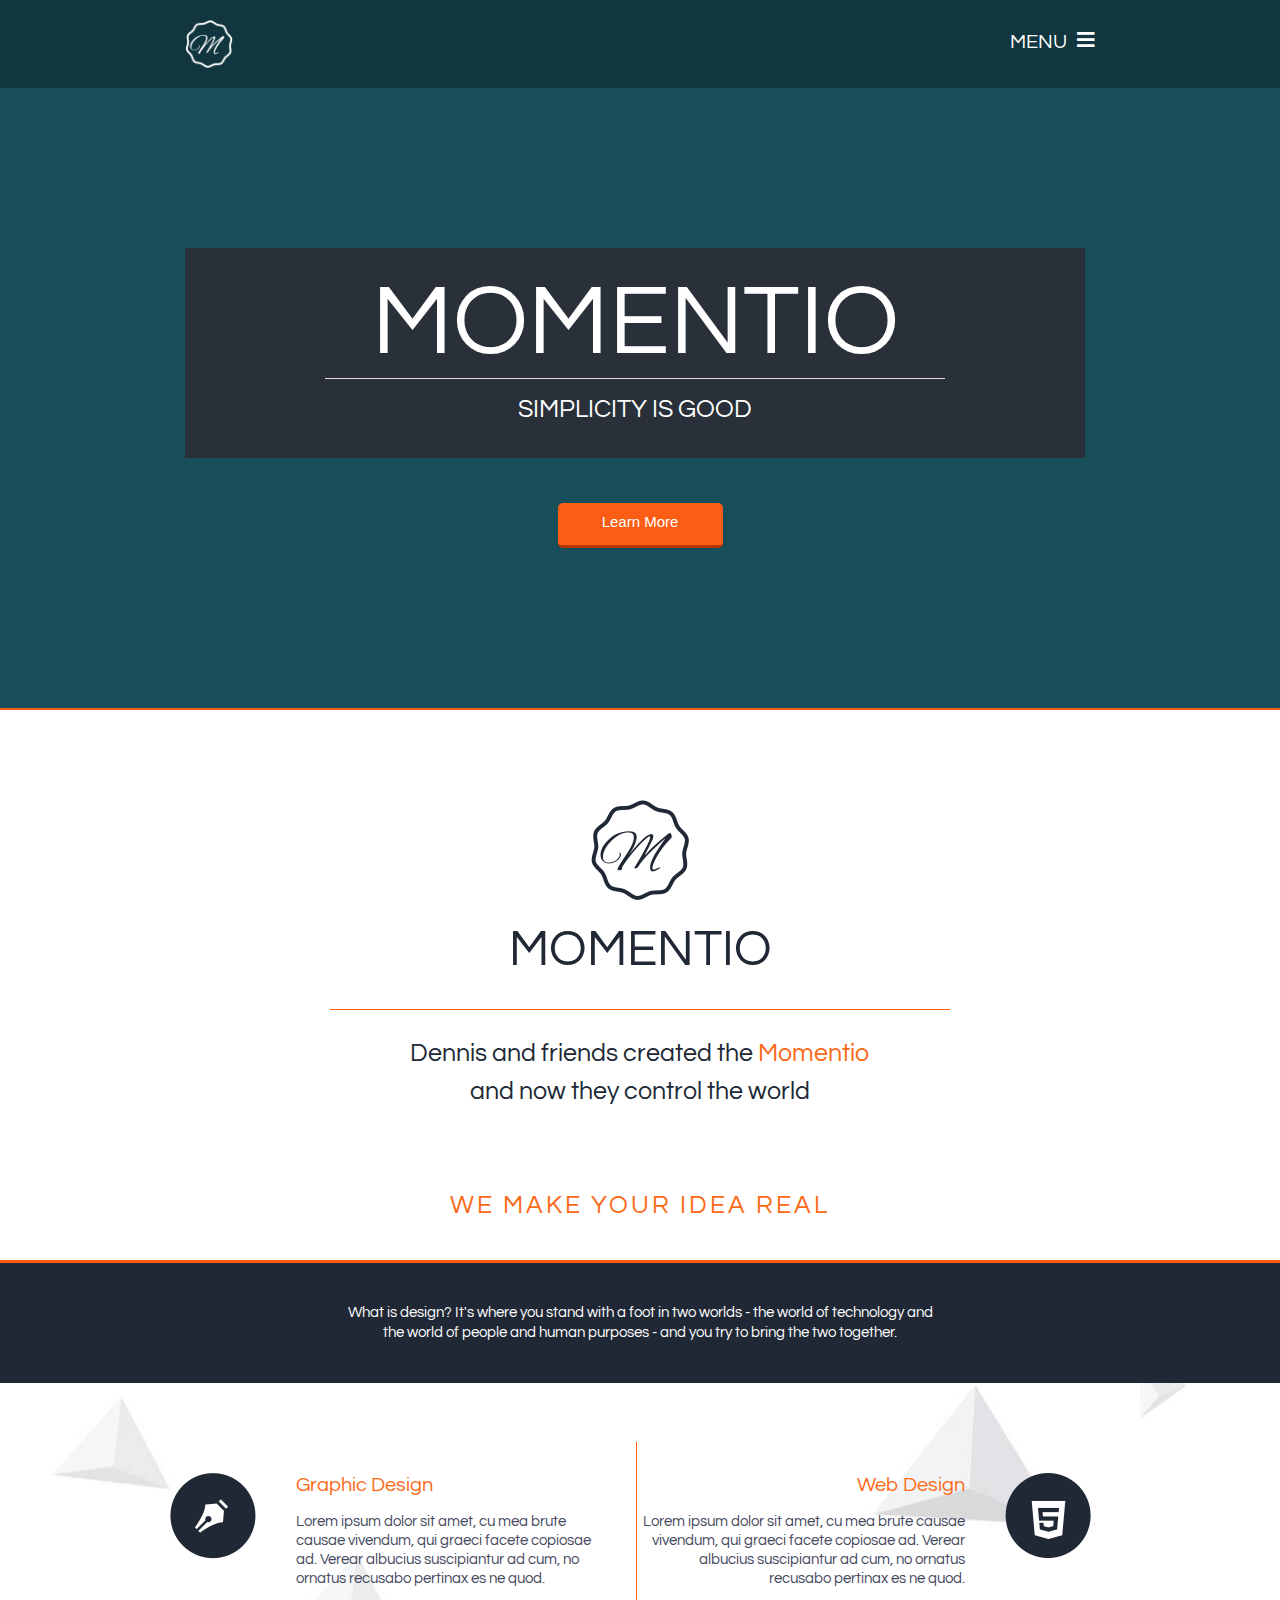
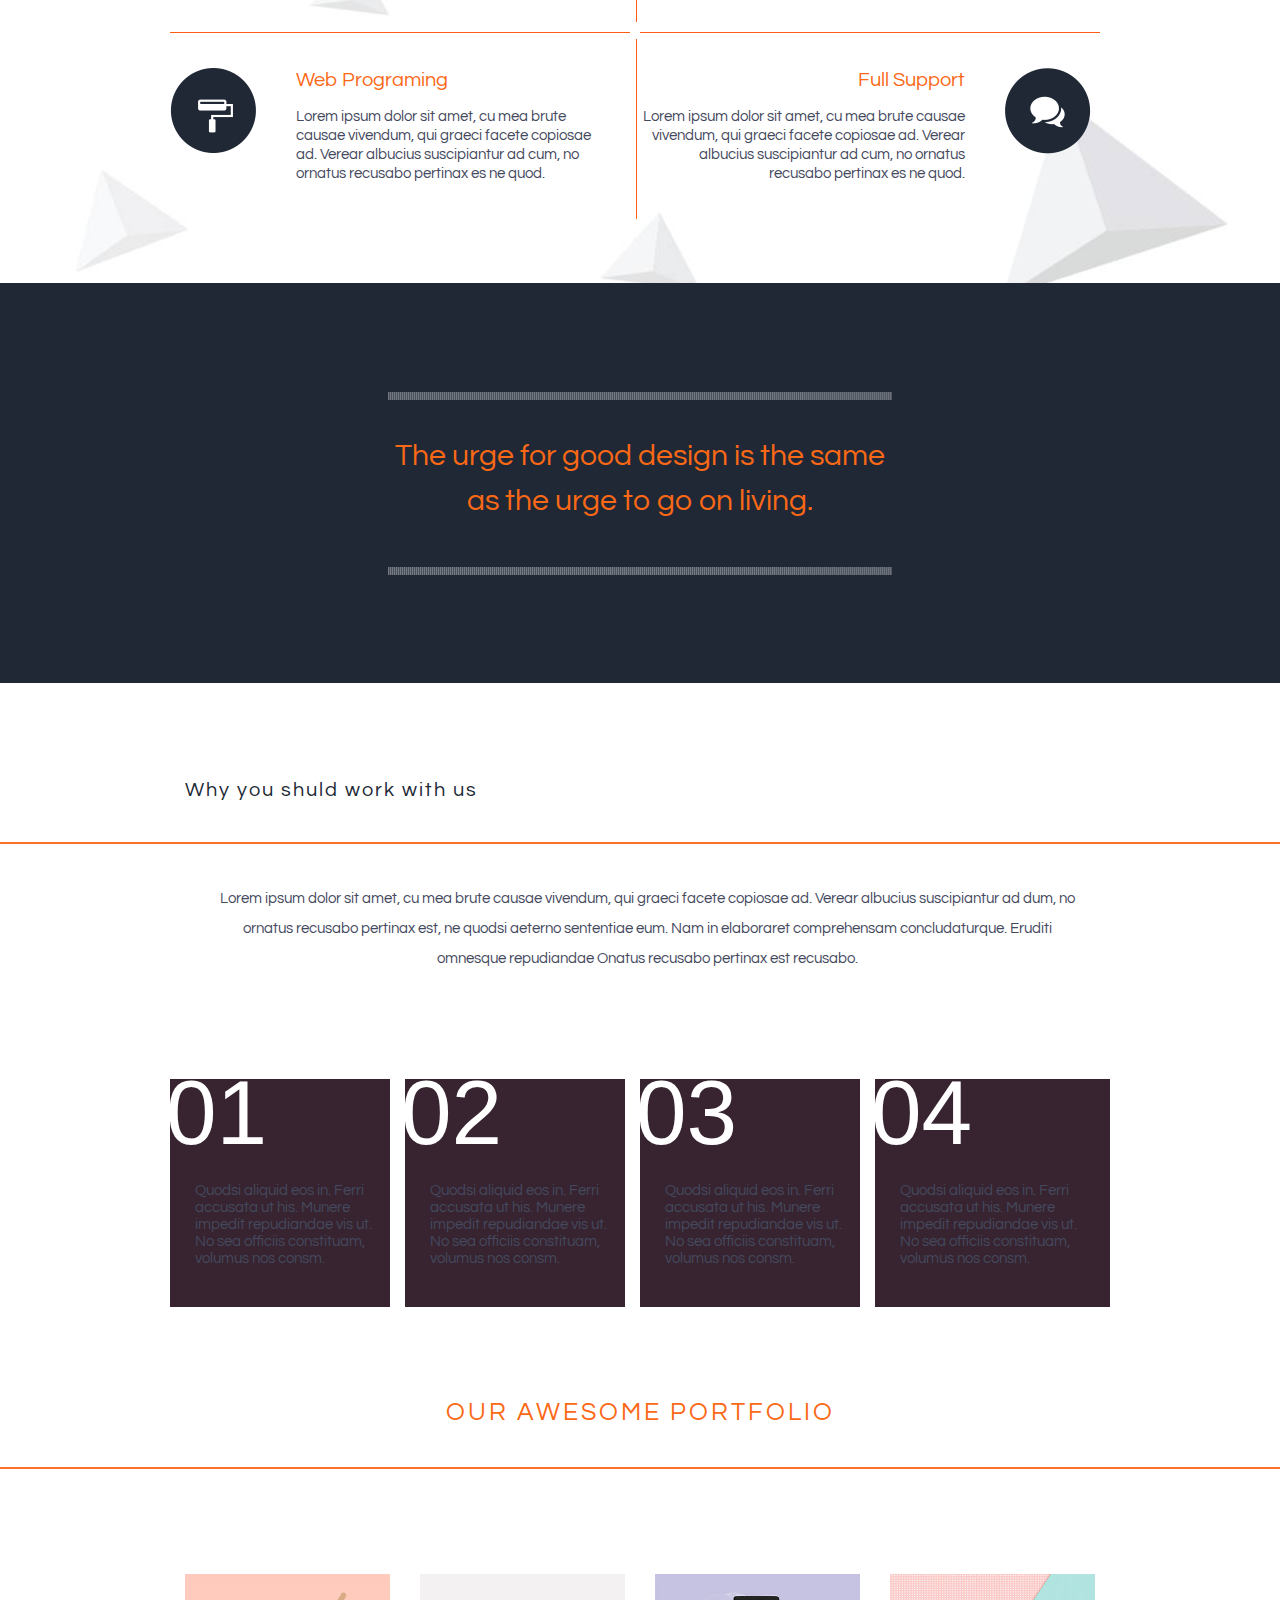
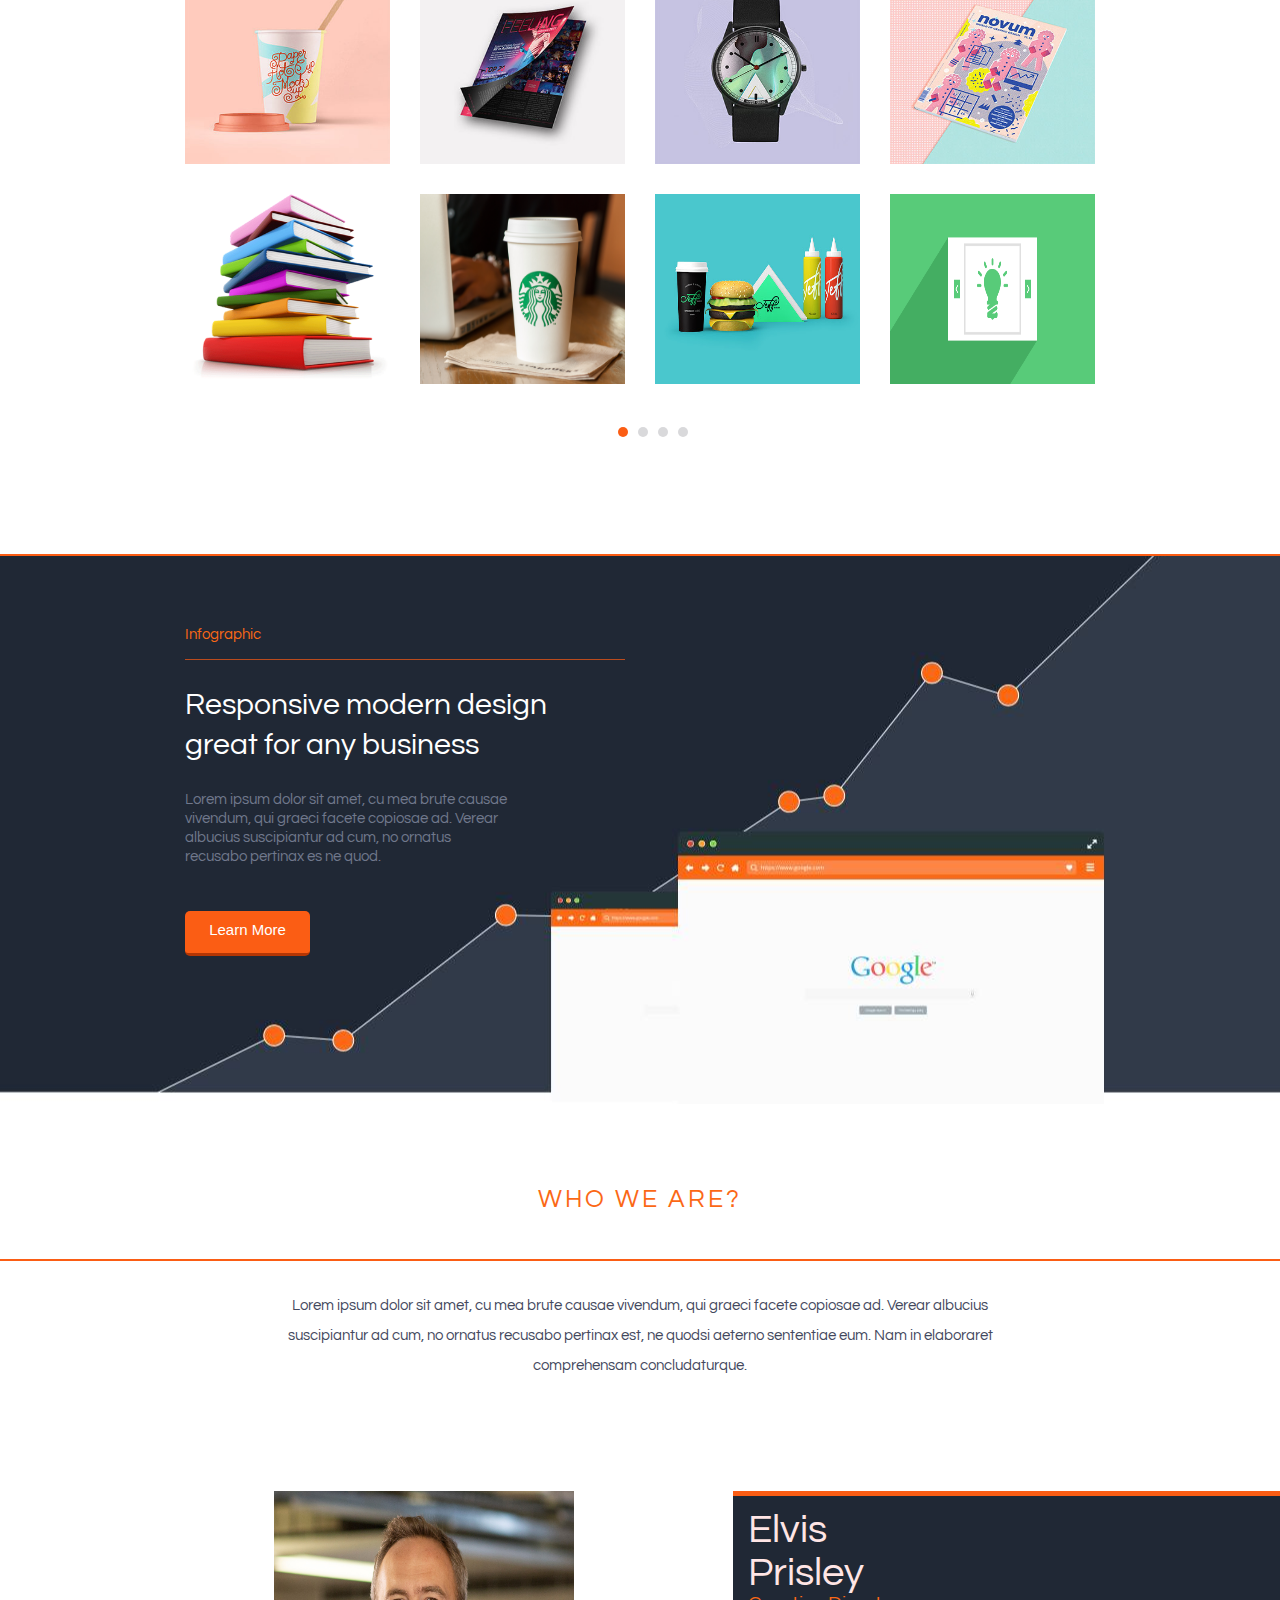
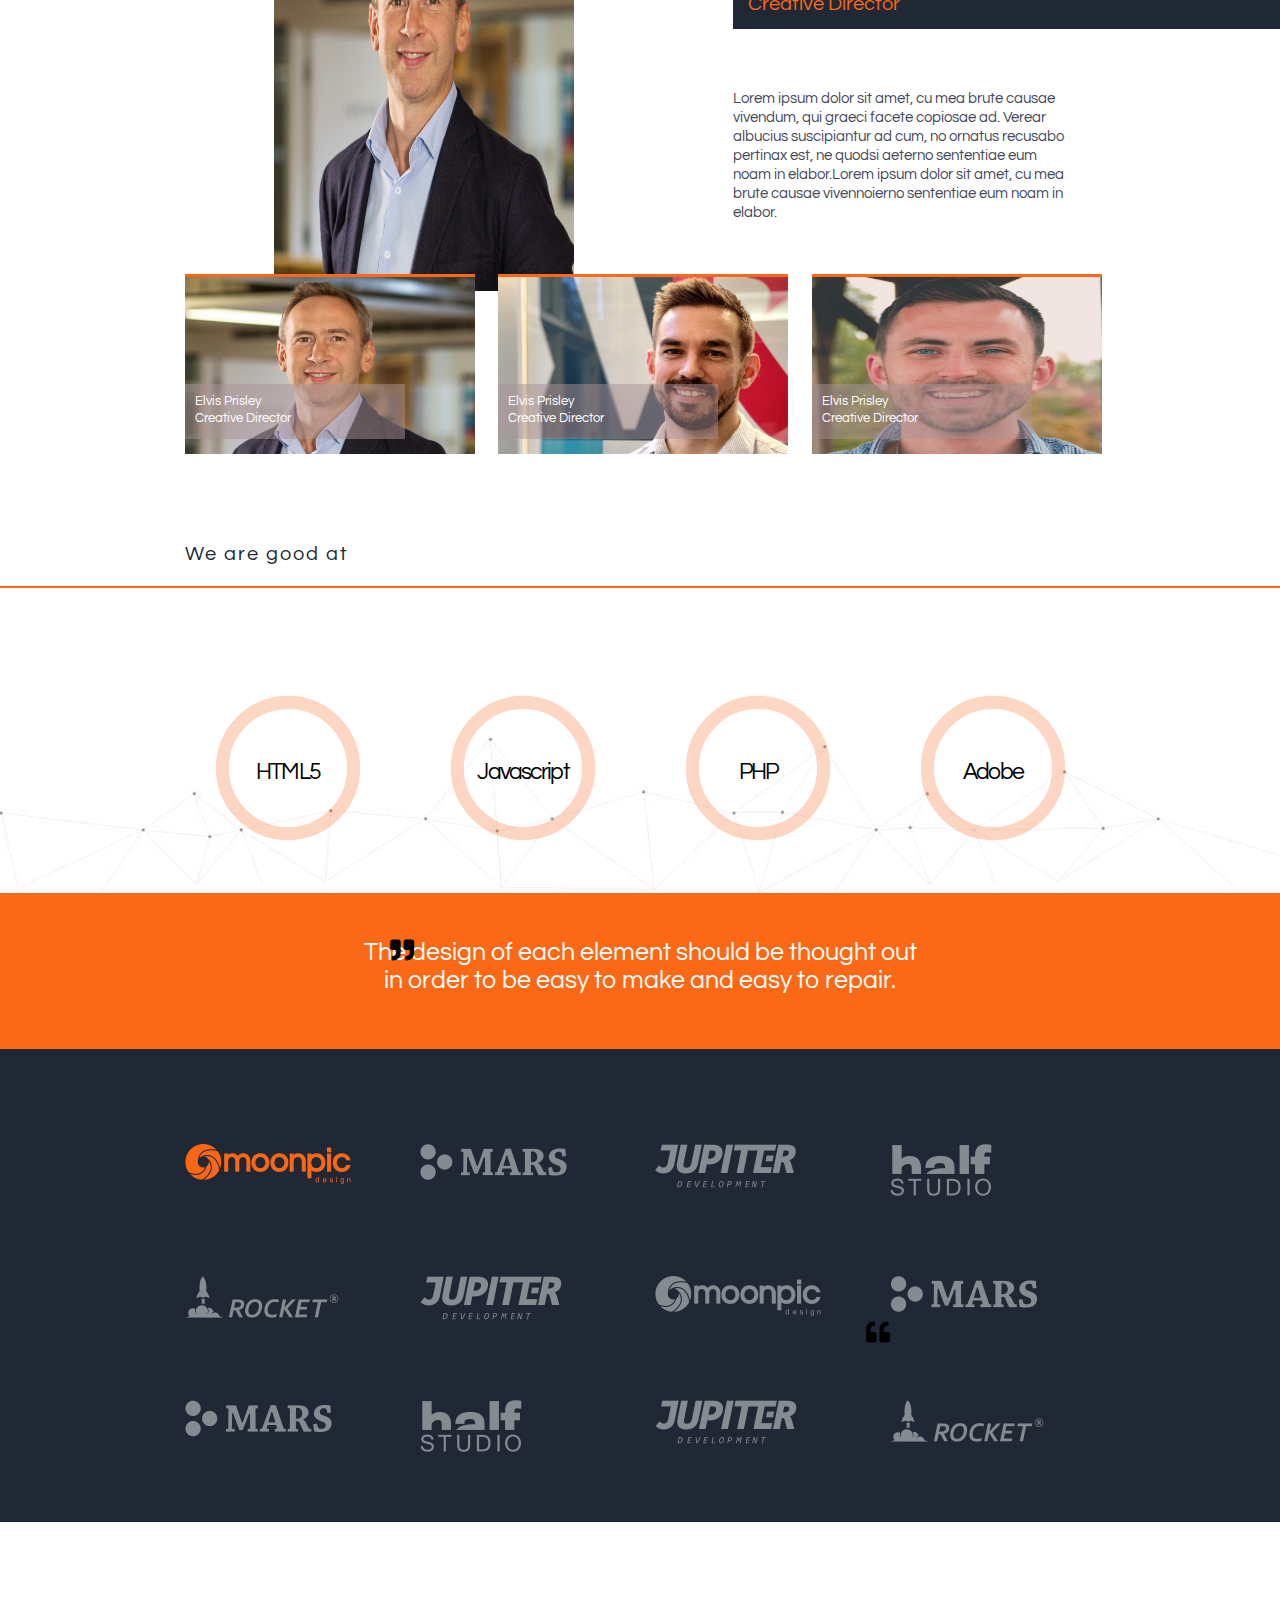
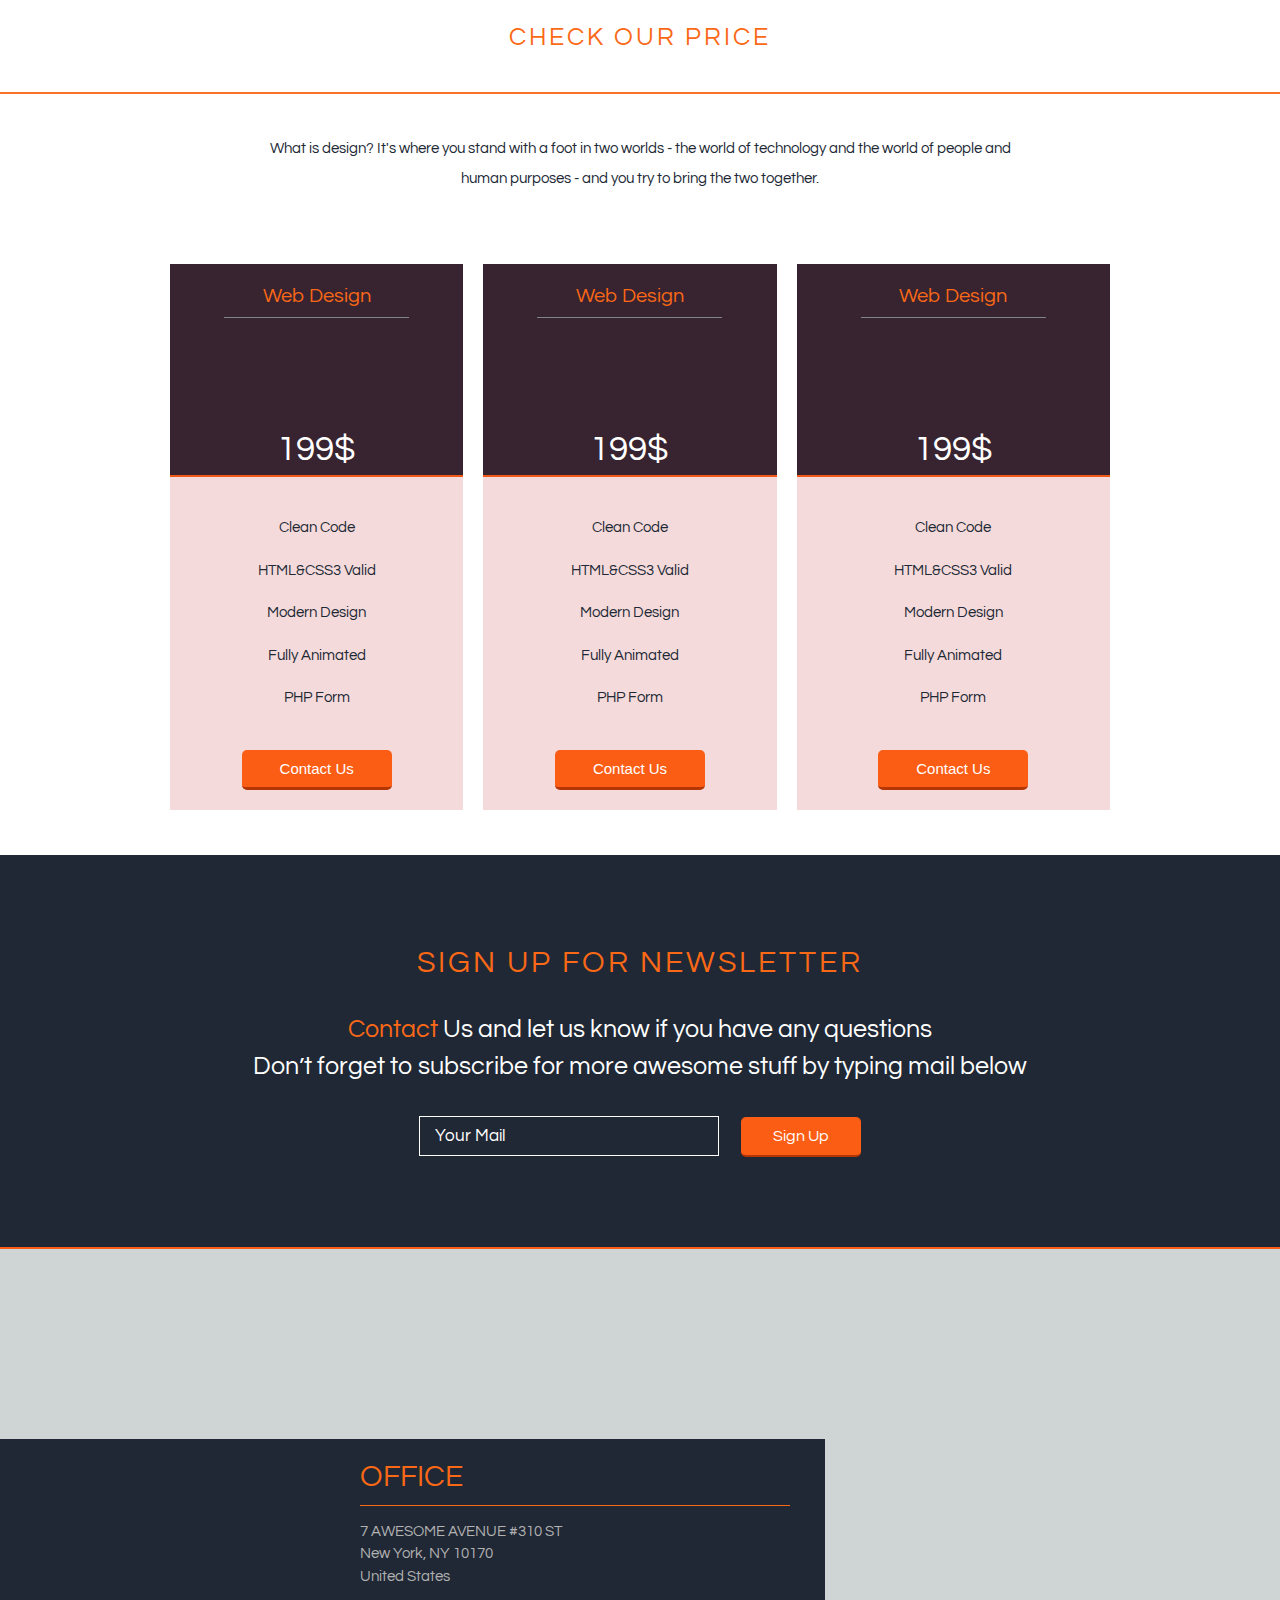
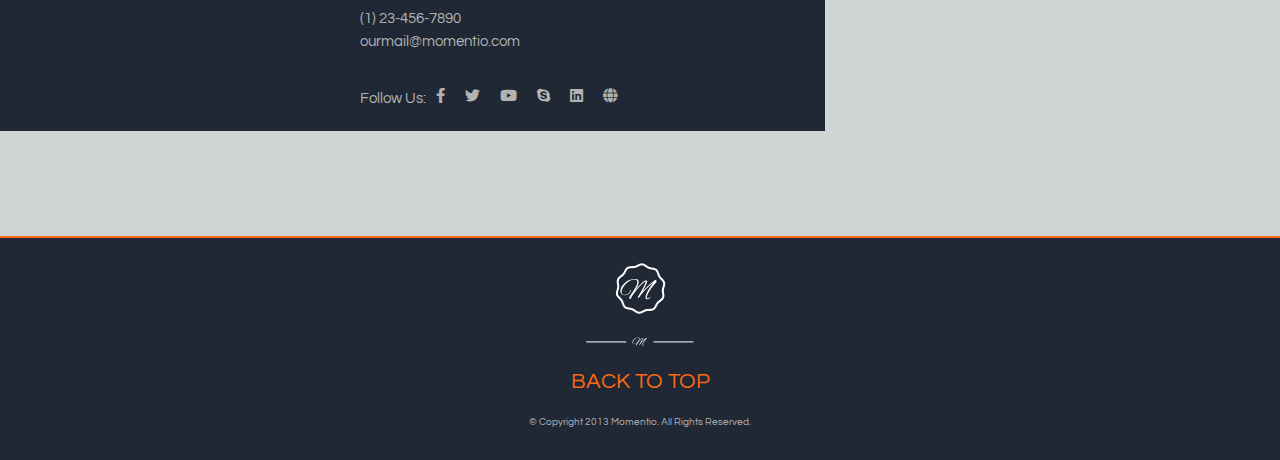
<file: index.html>
<!doctype html>
<html lang="en">
  <head>
    <!-- Required meta tags -->
    <meta charset="utf-8">
    <meta name="viewport" content="width=device-width, initial-scale=1, shrink-to-fit=no">

    <!-- Bootstrap CSS -->
    <link rel="stylesheet" href="https://stackpath.bootstrapcdn.com/bootstrap/4.4.1/css/bootstrap.min.css" integrity="sha384-Vkoo8x4CGsO3+Hhxv8T/Q5PaXtkKtu6ug5TOeNV6gBiFeWPGFN9MuhOf23Q9Ifjh" crossorigin="anonymous">
    
    <link href="https://fonts.googleapis.com/css2?family=Questrial&display=swap" rel="stylesheet"> 
    
    <link rel="stylesheet" href="css/all.min.css">
    <link rel="stylesheet" href="css/fontawesome.min.css">
    <link rel="stylesheet" href="css/owl.carousel.min.css">
    <link rel="stylesheet" href="Magnific-Popup/dist/magnific-popup.css">
    <link rel="stylesheet" href="css/Style.css">

    <title>MOMENTIO</title>
  </head>
  <body>
   <div class="wrap">
   <header class="header-section">
      <div class="header-top">
       <div class="container">
               <div class="row">
                   <div class="col-md-1">
                       <div class="header-logo">
                           <img src="img/logo.png" alt="">
                       </div>
                   </div>
                   
                   <div class="col-md-2 offset-md-9">
                       <div class="header-menu">
                           <h5>MENU</h5>
                           <i class="fas fa-bars"></i>
                       </div>
                   </div>
               </div>
           </div>
       </div>
   </header>
   
   <section class="slider-area">
       <div class="header-bottom">
           <div class="container">
               <div class="header-bttm-content">
                   <h1>MOMENTIO</h1>
                   <div class="header-border"></div>
                   <h4>SIMPLICITY IS GOOD</h4>
               </div>
               <div class="header-bttn">
                   <a href="#">Learn More</a>
               </div>
           </div>
       </div>
   </section>
   
   <section class="info-section">
       <div class="container">
           <div class="info-content">
               <img src="img/info-img.png" alt="">
               <h3>MOMENTIO</h3>
               <div class="info-border"></div>
               <p>Dennis and friends created the <span>Momentio</span> and now they control the world</p>
               <h4>WE MAKE YOUR IDEA REAL</h4>
           </div>
       </div>
       <div class="info-bottom">
              <div class="container">
               <p>What is design? It's where you stand with a foot in two worlds - the world of technology and the world of people and human purposes - and you try to bring the two together.</p>
           </div>
           </div>
   </section>
   
   <section class="service-section">
       <div class="container">
           <div class="row">
               <div class="col-md-6 service-padding">
                   <div class="single-service service-1">
                      <div class="service-img">
                       <img src="img/service-1.png" alt="">
                       </div>
                       <div class="single-service-content">
                           <h5>Graphic Design</h5>
                           <p>Lorem ipsum dolor sit amet, cu mea brute causae vivendum, qui graeci facete copiosae ad. Verear albucius suscipiantur ad cum, no ornatus recusabo pertinax es ne quod.</p>
                       </div>
                       
                   </div>
               </div>
               
               <div class="col-md-6 service-padding">
                  <div class="single-service service-2">
                   <div class="single-service-content">
                           <h5>Web Design</h5>
                           <p>Lorem ipsum dolor sit amet, cu mea brute causae vivendum, qui graeci facete copiosae ad. Verear albucius suscipiantur ad cum, no ornatus recusabo pertinax es ne quod.</p>
                       </div>
                       <div class="service-img">
                       <img src="img/service-2.png" alt="">
                       </div>
                   </div>
               </div>
               
               <div class="col-md-6 service-padding">
                   <div class="single-service service-3">
                       <div class="service-img">
                       <img src="img/service-3.png" alt="">
                       </div>
                       <div class="single-service-content">
                           <h5>Web Programing</h5>
                           <p>Lorem ipsum dolor sit amet, cu mea brute causae vivendum, qui graeci facete copiosae ad. Verear albucius suscipiantur ad cum, no ornatus recusabo pertinax es ne quod.</p>
                       </div>
                       
                   </div>
               </div>
               
               <div class="col-md-6 service-padding">
                   <div class="single-service service-4">
                       <div class="single-service-content">
                           <h5>Full Support</h5>
                           <p>Lorem ipsum dolor sit amet, cu mea brute causae vivendum, qui graeci facete copiosae ad. Verear albucius suscipiantur ad cum, no ornatus recusabo pertinax es ne quod.</p>
                       </div>
                       <div class="service-img">
                       <img src="img/service-4.png" alt="">
                       </div>
                       
                   </div>
               </div>
               
           </div>
       </div>
   </section>
   
   <section class="good-design">
       <div class="container">
           <img src="img/good-design-border.png" alt="">
           <p>The urge for good design is the same as the urge to go on living.</p>
           <img src="img/good-design-border.png" alt="">
       </div>
   </section>
   
   <section class="work-portfolio-section">
      
      <div class="container">
       <div class="work-heading">
           <h6>Why you shuld work with us</h6>
       </div>
       </div>
       
       <div class="work-border"></div>
       
       <div class="container">
           <p>Lorem ipsum dolor sit amet, cu mea brute causae vivendum, qui graeci facete copiosae ad. Verear albucius suscipiantur ad dum, no ornatus recusabo pertinax est, ne quodsi aeterno sententiae eum. Nam in elaboraret comprehensam concludaturque. Eruditi omnesque repudiandae Onatus recusabo pertinax est recusabo.</p>
           
           <div class="row">
               <div class="col-md-3 work-padding">
                   <div class="work-signle-content">
                       <span>01</span>
                       <p>Quodsi aliquid eos in. Ferri accusata ut his. Munere impedit repudiandae vis ut. No sea officiis constituam, volumus nos consm.</p>
                   </div>
               </div>
               
               <div class="col-md-3 work-padding">
                   <div class="work-signle-content">
                       <span>02</span>
                       <p>Quodsi aliquid eos in. Ferri accusata ut his. Munere impedit repudiandae vis ut. No sea officiis constituam, volumus nos consm.</p>
                   </div>
               </div>
               
               <div class="col-md-3 work-padding">
                   <div class="work-signle-content">
                       <span>03</span>
                       <p>Quodsi aliquid eos in. Ferri accusata ut his. Munere impedit repudiandae vis ut. No sea officiis constituam, volumus nos consm.</p>
                   </div>
               </div>
               
               <div class="col-md-3 work-padding work-padding-4">
                   <div class="work-signle-content">
                       <span>04</span>
                       <p>Quodsi aliquid eos in. Ferri accusata ut his. Munere impedit repudiandae vis ut. No sea officiis constituam, volumus nos consm.</p>
                   </div>
               </div>
               
           </div>
       </div>
       
       <div class="portfolio-section">
          
           <div class="portfolio-heading">
               <h4>OUR AWESOME PORTFOLIO</h4>
           </div>
           
           <div class="portfolio-border"></div>
           
           <div class="portfolio-content">
               <div class="container">
                 
                 <div class="portfolio-item owl-carousel">
                  <div class="row">
                      <div class="col-md-3 portfolio-padding">
                          <div class="single-portfolio">
                              <img src="img/project1.jpg" alt="">
                               
                               <div class="hover-content-wrap">
                              <div class="hover-content">
                                  <a class="test-popup-link" href="img/project1.jpg">
                                      <i class="fas fa-search"></i>
                                  </a>
                                  <i class="fas fa-share-square"></i>
                                  
                              </div>
                              </div>
                              
                          </div>
                      </div>
                      
                      <div class="col-md-3 portfolio-padding">
                          <div class="single-portfolio">
                              <img src="img/project2.jpg" alt="">
                              
                              <div class="hover-content-wrap">
                              <div class="hover-content">
                                  <a class="test-popup-link" href="img/project2.jpg">
                                      <i class="fas fa-search"></i>
                                  </a>
                                  <i class="fas fa-share-square"></i>
                              </div>
                              </div>
                          </div>
                          
                      </div>
                      
                      <div class="col-md-3 portfolio-padding">
                          <div class="single-portfolio">
                              <img src="img/project3.jpg" alt="">
                              
                              <div class="hover-content-wrap">
                              <div class="hover-content">
                                  <a class="test-popup-link" href="img/project3.jpg">
                                      <i class="fas fa-search"></i>
                                  </a>
                                  <i class="fas fa-share-square"></i>
                              </div>
                              </div>
                          </div>
                      </div>
                      
                      <div class="col-md-3 portfolio-padding">
                          <div class="single-portfolio">
                              <img src="img/project4.jpg" alt="">
                              
                              <div class="hover-content-wrap">
                              <div class="hover-content">
                                  <a class="test-popup-link" href="img/project4.jpg">
                                      <i class="fas fa-search"></i>
                                  </a>
                                  <i class="fas fa-share-square"></i>
                              </div>
                              </div>
                          </div>
                      </div>
                      
                      <div class="col-md-3 portfolio-padding">
                          <div class="single-portfolio">
                              <img src="img/portfolio-1.png" alt="">
                              
                              <div class="hover-content-wrap">
                              <div class="hover-content">
                                  <a class="test-popup-link" href="img/portfolio-1.png">
                                      <i class="fas fa-search"></i>
                                  </a>
                                  <i class="fas fa-share-square"></i>
                              </div>
                              </div>
                          </div>
                      </div>
                      
                      <div class="col-md-3 portfolio-padding">
                          <div class="single-portfolio">
                              <img src="img/portfolio.png" alt="">
                              
                              <div class="hover-content-wrap">
                              <div class="hover-content">
                                  <a class="test-popup-link" href="img/portfolio.png">
                                      <i class="fas fa-search"></i>
                                  </a>
                                  <i class="fas fa-share-square"></i>
                              </div>
                              </div>
                          </div>
                      </div>
                      
                      <div class="col-md-3 portfolio-padding">
                          <div class="single-portfolio">
                              <img src="img/portfolio-2.jpg" alt="">
                              
                              <div class="hover-content-wrap">
                              <div class="hover-content">
                                  <a class="test-popup-link" href="img/portfolio-2.jpg">
                                      <i class="fas fa-search"></i>
                                  </a>
                                  <i class="fas fa-share-square"></i>
                              </div>
                              </div>
                          </div>
                      </div>
                      
                      <div class="col-md-3 portfolio-padding">
                          <div class="single-portfolio">
                              <img src="img/portfolio-3.png" alt="">
                              
                              <div class="hover-content-wrap">
                              <div class="hover-content">
                                 <a class="test-popup-link" href="img/portfolio-3.png">
                                      <i class="fas fa-search"></i>
                                  </a>
                                  <i class="fas fa-share-square"></i>
                              </div>
                              </div>
                          </div>
                      </div>
                  </div>
                  
                  
                  <div class="row">
                      <div class="col-md-3 portfolio-padding">
                          <div class="single-portfolio">
                              <img src="img/project1.jpg" alt="">
                              
                              <div class="hover-content-wrap">
                              <div class="hover-content">
                                  <a class="test-popup-link" href="img/project1.jpg">
                                      <i class="fas fa-search"></i>
                                   </a> 
                                  <a class="test-popup-link" href="img/portfolio/p8.jpg">
                                  <i class="fas fa-share-square"></i>
                                  </a>
                              </div>
                              </div>
                          </div>
                      </div>
                      
                      <div class="col-md-3 portfolio-padding">
                          <div class="single-portfolio">
                              <img src="img/project2.jpg" alt="">
                              
                              <div class="hover-content-wrap">
                              <div class="hover-content">
                                 <a class="test-popup-link" href="img/project1.jpg">
                                      <i class="fas fa-search"></i>
                                   </a> 
                                  <a class="test-popup-link" href="img/portfolio/p8.jpg">
                                  <i class="fas fa-share-square"></i>
                                  </a>
                              </div>
                              </div>
                          </div>
                      </div>
                      
                      <div class="col-md-3 portfolio-padding">
                          <div class="single-portfolio">
                              <img src="img/project3.jpg" alt="">
                              
                              <div class="hover-content-wrap">
                              <div class="hover-content">
                                 <a class="test-popup-link" href="img/project1.jpg">
                                      <i class="fas fa-search"></i>
                                   </a> 
                                  <a class="test-popup-link" href="img/portfolio/p8.jpg">
                                  <i class="fas fa-share-square"></i>
                                  </a>
                              </div>
                              </div>
                          </div>
                      </div>
                      
                      <div class="col-md-3 portfolio-padding">
                          <div class="single-portfolio">
                              <img src="img/project4.jpg" alt="">
                              
                              <div class="hover-content-wrap">
                              <div class="hover-content">
                                  <a class="test-popup-link" href="img/project1.jpg">
                                      <i class="fas fa-search"></i>
                                   </a> 
                                  <a class="test-popup-link" href="img/portfolio/p8.jpg">
                                  <i class="fas fa-share-square"></i>
                                  </a>
                              </div>
                              </div>
                          </div>
                      </div>
                      
                      <div class="col-md-3 portfolio-padding">
                          <div class="single-portfolio">
                              <img src="img/portfolio-1.png" alt="">
                              
                              <div class="hover-content-wrap">
                              <div class="hover-content">
                                  <a class="test-popup-link" href="img/project1.jpg">
                                      <i class="fas fa-search"></i>
                                   </a> 
                                  <a class="test-popup-link" href="img/portfolio/p8.jpg">
                                  <i class="fas fa-share-square"></i>
                                  </a>
                              </div>
                              </div>
                          </div>
                      </div>
                      
                      <div class="col-md-3 portfolio-padding">
                          <div class="single-portfolio">
                              <img src="img/portfolio.png" alt="">
                              
                              <div class="hover-content-wrap">
                              <div class="hover-content">
                                  <a class="test-popup-link" href="img/project1.jpg">
                                      <i class="fas fa-search"></i>
                                   </a> 
                                  <a class="test-popup-link" href="img/portfolio/p8.jpg">
                                  <i class="fas fa-share-square"></i>
                                  </a>
                              </div>
                              </div>
                          </div>
                      </div>
                      
                      <div class="col-md-3 portfolio-padding">
                          <div class="single-portfolio">
                              <img src="img/portfolio-2.jpg" alt="">
                              
                              <div class="hover-content-wrap">
                              <div class="hover-content">
                                  <a class="test-popup-link" href="img/project1.jpg">
                                      <i class="fas fa-search"></i>
                                   </a> 
                                  <a class="test-popup-link" href="img/portfolio/p8.jpg">
                                  <i class="fas fa-share-square"></i>
                                  </a>
                              </div>
                              </div>
                          </div>
                      </div>
                      
                      <div class="col-md-3 portfolio-padding">
                          <div class="single-portfolio">
                              <img src="img/portfolio-3.png" alt="">
                              
                              <div class="hover-content-wrap">
                              <div class="hover-content">
                                  <a class="test-popup-link" href="img/project1.jpg">
                                      <i class="fas fa-search"></i>
                                   </a> 
                                  <a class="test-popup-link" href="img/portfolio/p8.jpg">
                                  <i class="fas fa-share-square"></i>
                                  </a>
                              </div>
                              </div>
                          </div>
                      </div>
                  </div>
                  
                  <div class="row">
                      <div class="col-md-3 portfolio-padding">
                          <div class="single-portfolio">
                              <img src="img/project1.jpg" alt="">
                              
                              <div class="hover-content-wrap">
                              <div class="hover-content">
                                  <a class="test-popup-link" href="img/project1.jpg">
                                      <i class="fas fa-search"></i>
                                   </a> 
                                  <a class="test-popup-link" href="img/portfolio/p8.jpg">
                                  <i class="fas fa-share-square"></i>
                                  </a>
                              </div>
                              </div>
                          </div>
                      </div>
                      
                      <div class="col-md-3 portfolio-padding">
                          <div class="single-portfolio">
                              <img src="img/project2.jpg" alt="">
                              
                              <div class="hover-content-wrap">
                              <div class="hover-content">
                                 <a class="test-popup-link" href="img/project1.jpg">
                                      <i class="fas fa-search"></i>
                                   </a> 
                                  <a class="test-popup-link" href="img/portfolio/p8.jpg">
                                  <i class="fas fa-share-square"></i>
                                  </a>
                              </div>
                              </div>
                          </div>
                      </div>
                      
                      <div class="col-md-3 portfolio-padding">
                          <div class="single-portfolio">
                              <img src="img/project3.jpg" alt="">
                              
                              <div class="hover-content-wrap">
                              <div class="hover-content">
                                  <a class="test-popup-link" href="img/project1.jpg">
                                      <i class="fas fa-search"></i>
                                   </a> 
                                  <a class="test-popup-link" href="img/portfolio/p8.jpg">
                                  <i class="fas fa-share-square"></i>
                                  </a>
                              </div>
                              </div>
                          </div>
                      </div>
                      
                      <div class="col-md-3 portfolio-padding">
                          <div class="single-portfolio">
                              <img src="img/project4.jpg" alt="">
                              
                              <div class="hover-content-wrap">
                              <div class="hover-content">
                                 <a class="test-popup-link" href="img/project1.jpg">
                                      <i class="fas fa-search"></i>
                                   </a> 
                                  <a class="test-popup-link" href="img/portfolio/p8.jpg">
                                  <i class="fas fa-share-square"></i>
                                  </a>
                              </div>
                              </div>
                          </div>
                      </div>
                      
                      <div class="col-md-3 portfolio-padding">
                          <div class="single-portfolio">
                              <img src="img/portfolio-1.png" alt="">
                              
                              <div class="hover-content-wrap">
                              <div class="hover-content">
                                  <a class="test-popup-link" href="img/project1.jpg">
                                      <i class="fas fa-search"></i>
                                   </a> 
                                  <a class="test-popup-link" href="img/portfolio/p8.jpg">
                                  <i class="fas fa-share-square"></i>
                                  </a>
                              </div>
                              </div>
                          </div>
                      </div>
                      
                      <div class="col-md-3 portfolio-padding">
                          <div class="single-portfolio">
                              <img src="img/portfolio.png" alt="">
                              
                              <div class="hover-content-wrap">
                              <div class="hover-content">
                                  <a class="test-popup-link" href="img/project1.jpg">
                                      <i class="fas fa-search"></i>
                                   </a> 
                                  <a class="test-popup-link" href="img/portfolio/p8.jpg">
                                  <i class="fas fa-share-square"></i>
                                  </a>
                              </div>
                              </div>
                          </div>
                      </div>
                      
                      <div class="col-md-3 portfolio-padding">
                          <div class="single-portfolio">
                              <img src="img/portfolio-2.jpg" alt="">
                              
                              <div class="hover-content-wrap">
                              <div class="hover-content">
                                  <a class="test-popup-link" href="img/project1.jpg">
                                      <i class="fas fa-search"></i>
                                   </a> 
                                  <a class="test-popup-link" href="img/portfolio/p8.jpg">
                                  <i class="fas fa-share-square"></i>
                                  </a>
                              </div>
                              </div>
                          </div>
                      </div>
                      
                      <div class="col-md-3 portfolio-padding">
                          <div class="single-portfolio">
                              <img src="img/portfolio-3.png" alt="">
                              
                              <div class="hover-content-wrap">
                              <div class="hover-content">
                                  <a class="test-popup-link" href="img/project1.jpg">
                                      <i class="fas fa-search"></i>
                                   </a> 
                                  <a class="test-popup-link" href="img/portfolio/p8.jpg">
                                  <i class="fas fa-share-square"></i>
                                  </a>
                              </div>
                              </div>
                          </div>
                      </div>
                  </div>
                  
                  <div class="row">
                      <div class="col-md-3 portfolio-padding">
                          <div class="single-portfolio">
                              <img src="img/project1.jpg" alt="">
                              
                              <div class="hover-content-wrap">
                              <div class="hover-content">
                                  <a class="test-popup-link" href="img/project1.jpg">
                                      <i class="fas fa-search"></i>
                                   </a> 
                                  <a class="test-popup-link" href="img/portfolio/p8.jpg">
                                  <i class="fas fa-share-square"></i>
                                  </a>
                              </div>
                              </div>
                          </div>
                      </div>
                      
                      <div class="col-md-3 portfolio-padding">
                          <div class="single-portfolio">
                              <img src="img/project2.jpg" alt="">
                              
                              <div class="hover-content-wrap">
                              <div class="hover-content">
                                 <a class="test-popup-link" href="img/project1.jpg">
                                      <i class="fas fa-search"></i>
                                   </a> 
                                  <a class="test-popup-link" href="img/portfolio/p8.jpg">
                                  <i class="fas fa-share-square"></i>
                                  </a>
                              </div>
                              </div>
                          </div>
                      </div>
                      
                      <div class="col-md-3 portfolio-padding">
                          <div class="single-portfolio">
                              <img src="img/project3.jpg" alt="">
                              
                              <div class="hover-content-wrap">
                              <div class="hover-content">
                                  <a class="test-popup-link" href="img/project1.jpg">
                                      <i class="fas fa-search"></i>
                                   </a> 
                                  <a class="test-popup-link" href="img/portfolio/p8.jpg">
                                  <i class="fas fa-share-square"></i>
                                  </a>
                              </div>
                              </div>
                          </div>
                      </div>
                      
                      <div class="col-md-3 portfolio-padding">
                          <div class="single-portfolio">
                              <img src="img/project4.jpg" alt="">
                              
                              <div class="hover-content-wrap">
                              <div class="hover-content">
                                  <a class="test-popup-link" href="img/project1.jpg">
                                      <i class="fas fa-search"></i>
                                   </a> 
                                  <a class="test-popup-link" href="img/portfolio/p8.jpg">
                                  <i class="fas fa-share-square"></i>
                                  </a>
                              </div>
                              </div>
                          </div>
                      </div>
                      
                      <div class="col-md-3 portfolio-padding">
                          <div class="single-portfolio">
                              <img src="img/portfolio-1.png" alt="">
                              
                              <div class="hover-content-wrap">
                              <div class="hover-content">
                                  <a class="test-popup-link" href="img/project1.jpg">
                                      <i class="fas fa-search"></i>
                                   </a> 
                                  <a class="test-popup-link" href="img/portfolio/p8.jpg">
                                  <i class="fas fa-share-square"></i>
                                  </a>
                              </div>
                              </div>
                          </div>
                      </div>
                      
                      <div class="col-md-3 portfolio-padding">
                          <div class="single-portfolio">
                              <img src="img/portfolio.png" alt="">
                              
                              <div class="hover-content-wrap">
                              <div class="hover-content">
                                  <a class="test-popup-link" href="img/project1.jpg">
                                      <i class="fas fa-search"></i>
                                   </a> 
                                  <a class="test-popup-link" href="img/portfolio/p8.jpg">
                                  <i class="fas fa-share-square"></i>
                                  </a>
                              </div>
                              </div>
                          </div>
                      </div>
                      
                      <div class="col-md-3 portfolio-padding">
                          <div class="single-portfolio">
                              <img src="img/portfolio-2.jpg" alt="">
                              
                              <div class="hover-content-wrap">
                              <div class="hover-content">
                                 <a class="test-popup-link" href="img/project1.jpg">
                                      <i class="fas fa-search"></i>
                                   </a> 
                                  <a class="test-popup-link" href="img/portfolio/p8.jpg">
                                  <i class="fas fa-share-square"></i>
                                  </a>
                              </div>
                              </div>
                          </div>
                      </div>
                      
                      <div class="col-md-3 portfolio-padding">
                          <div class="single-portfolio">
                              <img src="img/portfolio-3.png" alt="">
                              
                              <div class="hover-content-wrap">
                              <div class="hover-content">
                                  <a class="test-popup-link" href="img/project1.jpg">
                                      <i class="fas fa-search"></i>
                                   </a> 
                                  <a class="test-popup-link" href="img/portfolio/p8.jpg">
                                  <i class="fas fa-share-square"></i>
                                  </a>
                              </div>
                              </div>
                          </div>
                      </div>
                  </div>
                  
                   </div>
                   
               </div>
           </div>
       </div>
       
   </section>
   
   <section class="advertise-sec">
       <div class="container">
           <div class="advertise-content">
               <h6>Infographic</h6>
               <div class="advertise-border"></div>
               <h4>Responsive modern design great for any business</h4>
               <p>Lorem ipsum dolor sit amet, cu mea brute 
                causae vivendum, qui graeci facete copiosae 
                ad. Verear albucius suscipiantur ad cum, no 
                ornatus recusabo pertinax es ne quod.</p>
                
                <div class="advertise-btn">
                    <a href="#">Learn More</a>
                </div>
           </div>
       </div>
   </section>
   
   <section class="about-us-section">
       <div class="about-us-heading">
           <h4>WHO WE ARE?</h4>
       </div>
       <div class="about-us-border"></div>
       
       <div class="container">
       <div class="about-us-content">
           <p>Lorem ipsum dolor sit amet, cu mea brute causae vivendum, qui graeci facete copiosae ad. Verear albucius 
           suscipiantur ad cum, no ornatus recusabo pertinax est, ne quodsi aeterno sententiae eum. 
          Nam in elaboraret comprehensam concludaturque. 
          </p>
          
          <div class="row">
              <div class="col-md-6">
                  <div class="about-img-left">
                      <img src="img/client-img.jpg" alt="">
                  </div>
              </div>
              <div class="col-md-5 offset-md-1">
                  <div class="about-img-right">
                      <div class="about-right-heading">
                          <h4>Elvis</h4>
                          <h4 class="about-head">Prisley</h4>
                          <span>Creative Director</span>
                      </div>
                      
                      <div class="about-right-p">
                          <p>Lorem ipsum dolor sit amet, cu mea brute causae 
                          vivendum, qui graeci facete copiosae ad. Verear 
                          albucius suscipiantur ad cum, no ornatus recusabo 
                          pertinax est, ne quodsi aeterno sententiae eum 
                          noam in elabor.Lorem ipsum dolor sit amet, 
                          cu mea brute causae vivennoierno sententiae 
                          eum noam in elabor.</p>
                      </div>
                  </div>
              </div>
          </div>
       </div>

           <div class="row">
             <div class="col-md-4 about-client-padding">
               <div class="single-about-client">
                 <img src="img/client-img3.jpg" alt="">
                 <div class="about-client-content">
                   <h6>Elvis Prisley</h6>
                   <span>Creative Director</span>
                 </div>
               </div>
             </div>

             <div class="col-md-4 about-client-padding">
               <div class="single-about-client">
                 <img src="img/client-img2.png" alt="">
                 <div class="about-client-content">
                   <h6>Elvis Prisley</h6>
                   <span>Creative Director</span>
                 </div>
               </div>
             </div>

             <div class="col-md-4 about-client-padding">
               <div class="single-about-client">
                 <img src="img/client-img1.jpg" alt="">
                 <div class="about-client-content">
                   <h6>Elvis Prisley</h6>
                   <span>Creative Director</span>
                 </div>
               </div>
             </div>

           </div>

           </div>
   </section>

   <section class="progress-bar-sec">
     <div class="container">
       <div class="progress-bar-heading">
         <h5>We are good at</h5>
       </div>
     </div>
     <div class="progress-bar-border"></div>

<div class="single-skill-wrap">
     <div class="container">
             <div class="row">
                 
            <div class="col-md-3 col-sm-6 box">
    
             <svg class="radial-progress html" data-percentage="90" viewBox="0 0 80 80">
             <circle class="incomplete" cx="40" cy="40" r="35"></circle>
             <circle class="complete" cx="40" cy="40" r="35" style="stroke-dashoffset: 39.58406743523136;"></circle>
             <text class="percentage" x="50%" y="57%" transform="matrix(0, 1, -1, 0, 80, 0)">HTML5</text>
             </svg>
         </div>
                
            <div class="col-md-3 col-sm-6 box">
    
            <svg class="radial-progress javascript" data-percentage="80" viewBox="0 0 80 80">
             <circle class="incomplete" cx="40" cy="40" r="35"></circle>
             <circle class="complete" cx="40" cy="40" r="35" style="stroke-dashoffset: 39.58406743523136;"></circle>
             <text class="percentage" x="50%" y="57%" transform="matrix(0, 1, -1, 0, 80, 0)">Javascript</text>
             </svg>
         </div>
           
           <div class="col-md-3 col-sm-6 box">
    
            <svg class="radial-progress php" data-percentage="60" viewBox="0 0 80 80">
             <circle class="incomplete" cx="40" cy="40" r="35"></circle>
             <circle class="complete" cx="40" cy="40" r="35" style="stroke-dashoffset: 39.58406743523136;"></circle>
             <text class="percentage" x="50%" y="57%" transform="matrix(0, 1, -1, 0, 80, 0)">PHP</text>
             </svg>
         </div>
           
           <div class="col-lg-3 col-sm-6 box">
    
            <svg class="radial-progress adope" data-percentage="95" viewBox="0 0 80 80">
             <circle class="incomplete" cx="40" cy="40" r="35"></circle>
             <circle class="complete" cx="40" cy="40" r="35" style="stroke-dashoffset: 39.58406743523136;"></circle>
             <text class="percentage" x="50%" y="57%" transform="matrix(0, 1, -1, 0, 80, 0)">Adobe</text>
             </svg>
         </div>
            
             </div> 
             </div>

     </div>

     <div class="progress-bar-quote">
      <div class="container">
         <i class="fas fa-quote-right"></i>
         <div class="quote">
         <p>The design of each element should be thought out in order to be easy to make and easy to repair.</p>
         </div>
         <i class="fas fa-quote-left"></i>
       </div>
       </div>
   </section>

   <section class="client-section">
     <div class="container">
       <div class="row">
         <div class="col-md-3">
           <img src="img/client-1.png" alt="">
         </div>
         <div class="col-md-3">
           <img src="img/client-2.png" alt="">
         </div>
         <div class="col-md-3">
           <img src="img/client-3.png" alt="">
         </div>
         <div class="col-md-3">
           <img src="img/client-4.png" alt="">
         </div>
         <div class="col-md-3">
           <img src="img/client-5.png" alt="">
         </div>
         <div class="col-md-3">
           <img src="img/client-6.png" alt="">
         </div>
         <div class="col-md-3">
           <img src="img/client-7.png" alt="">
         </div>
         <div class="col-md-3">
           <img src="img/client-8.png" alt="">
         </div>
         <div class="col-md-3">
           <img src="img/client-9.png" alt="">
         </div>
         <div class="col-md-3">
           <img src="img/client-10.png" alt="">
         </div>
         <div class="col-md-3">
           <img src="img/client-11.png" alt="">
         </div>
         <div class="col-md-3">
           <img src="img/client-12.png" alt="">
         </div>
       </div>
     </div>
   </section>

   <section class="price-section">
       <div class="price-heading">
           <h4>CHECK OUR PRICE</h4>
       </div>
       <div class="price-border"></div>
       
       <div class="container">
          <div class="price-p">
           <p>What is design? It's where you stand with a foot in two worlds - the world of technology and the world of people and human purposes - and you try to bring the two together.</p>
       </div>
       
       <div class="row">
       <div class="col-md-4 price-padding">
           <div class="single-price">
              <div class="single-price-head">
               <h6>Web Design</h6>
               <div class="single-price-border"></div>
               <p>start from:</p>
               <span>199$</span>
               </div>
               
               <div class="single-price-bttm">
                   <ul>
                       <li>Clean Code</li>
                       <li>HTML&amp;CSS3 Valid</li>
                       <li>Modern Design</li>
                       <li>Fully Animated</li>
                       <li>PHP Form</li>
                   </ul>
                   
                   <div class="price-btn">
                       <a href="#">Contact Us</a>
                   </div>
               </div>
               
           </div>
       </div>
       
       <div class="col-md-4 price-padding">
           <div class="single-price">
              <div class="single-price-head">
               <h6>Web Design</h6>
               <div class="single-price-border"></div>
               <p>start from:</p>
               <span>199$</span>
               </div>
               
               <div class="single-price-bttm">
                   <ul>
                       <li>Clean Code</li>
                       <li>HTML&amp;CSS3 Valid</li>
                       <li>Modern Design</li>
                       <li>Fully Animated</li>
                       <li>PHP Form</li>
                   </ul>
                   
                   <div class="price-btn">
                       <a href="#">Contact Us</a>
                   </div>
               </div>
               
           </div>
       </div>
       
       <div class="col-md-4 price-padding  price-padding-3">
           <div class="single-price">
              <div class="single-price-head">
               <h6>Web Design</h6>
               <div class="single-price-border"></div>
               <p>start from:</p>
               <span>199$</span>
               </div>
               
               <div class="single-price-bttm">
                   <ul>
                       <li>Clean Code</li>
                       <li>HTML&amp;CSS3 Valid</li>
                       <li>Modern Design</li>
                       <li>Fully Animated</li>
                       <li>PHP Form</li>
                   </ul>
                   
                   <div class="price-btn">
                       <a href="#">Contact Us</a>
                   </div>
               </div>
               
           </div>
       </div>
       
           </div>
       </div>
   </section>
   
   <section class=sign-up-newslatter>
       <div class="container">
           <h4>Sign Up For Newsletter</h4>
           <p><a href="#">Contact</a> Us and let us know if you have any questions</p>
           <p>Don’t forget to subscribe for more awesome stuff by typing mail below</p>
           
           <div class="sign-up-form">
           <form action="" method="get">
               <input type="email" placeholder="Your Mail">
               <input type="submit" value="Sign Up">
           </form>
           </div>
           
       </div>
   </section>
   
   <section class="office-section">
       <div class="office-content">
           <h4>OFFICE</h4>
           <div class="office-border"></div>
           
           <div class="first-list">
               <ul>
                   <li>7 AWESOME AVENUE #310 ST</li>
                   <li>New York, NY 10170</li>
                   <li>United States</li>
               </ul>
           </div>
           
           <div class="secnd-list">
               <ul>
                   <li>(1) 23-456-7890</li>
                   <li>ourmail@momentio.com</li>
               </ul>
           </div>
           
           <div class="office-social-sec">
              <div class="social-follow">
               <span>Follow Us:</span>
               </div>
               
               <div class="social-list">
               <ul>
                   <li><a href="#"><i class="fab fa-facebook-f"></i></a></li>
                   <li><a href="#"><i class="fab fa-twitter"></i></a></li>
                   <li><a href="#"><i class="fab fa-youtube"></i></a></li>
                   <li><a href="#"><i class="fab fa-skype"></i></a></li>
                   <li><a href="#"><i class="fab fa-linkedin"></i></a></li>
                   <li><a href="#"><i class="fas fa-globe"></i></a></li>
               </ul>
               </div>
               
           </div>
       </div>
   </section>
   
   <footer class="footer-sec">
       <div class="container">
           <div class="footer-content">
              <div class="footer-img-1">
               <img src="img/logo.png" alt="">
               </div>
               <div class="footer-img-2">
               <img src="img/footer-img.png" alt="">
               </div>
               <h5>BACK TO TOP</h5>
               <p>&#169; Copyright 2013 Momentio. All Rights Reserved.</p>
           </div>
       </div>
   </footer>
   
   </div>
   
   
    <!-- Optional JavaScript -->
    <!-- jQuery first, then Popper.js, then Bootstrap JS -->
    <script src="https://ajax.googleapis.com/ajax/libs/jquery/3.4.1/jquery.min.js"></script>

    <script src="https://cdn.jsdelivr.net/npm/popper.js@1.16.0/dist/umd/popper.min.js" integrity="sha384-Q6E9RHvbIyZFJoft+2mJbHaEWldlvI9IOYy5n3zV9zzTtmI3UksdQRVvoxMfooAo" crossorigin="anonymous"></script>

    <script src="https://stackpath.bootstrapcdn.com/bootstrap/4.4.1/js/bootstrap.min.js" integrity="sha384-wfSDF2E50Y2D1uUdj0O3uMBJnjuUD4Ih7YwaYd1iqfktj0Uod8GCExl3Og8ifwB6" crossorigin="anonymous"></script>
     
     <script src="js/main.js"></script>
     
     <!-- progress-bar -->
     <script src="js/jquery.waypoints.min.js"></script>
     
     <!-- Owl-Carousel -->
     <script src="js/owl.carousel.min.js"></script>
     
     <!-- Magnific Popup -->
     <script src="Magnific-Popup/dist/jquery.magnific-popup.min.js"></script>

  </body>
</html>
</file>
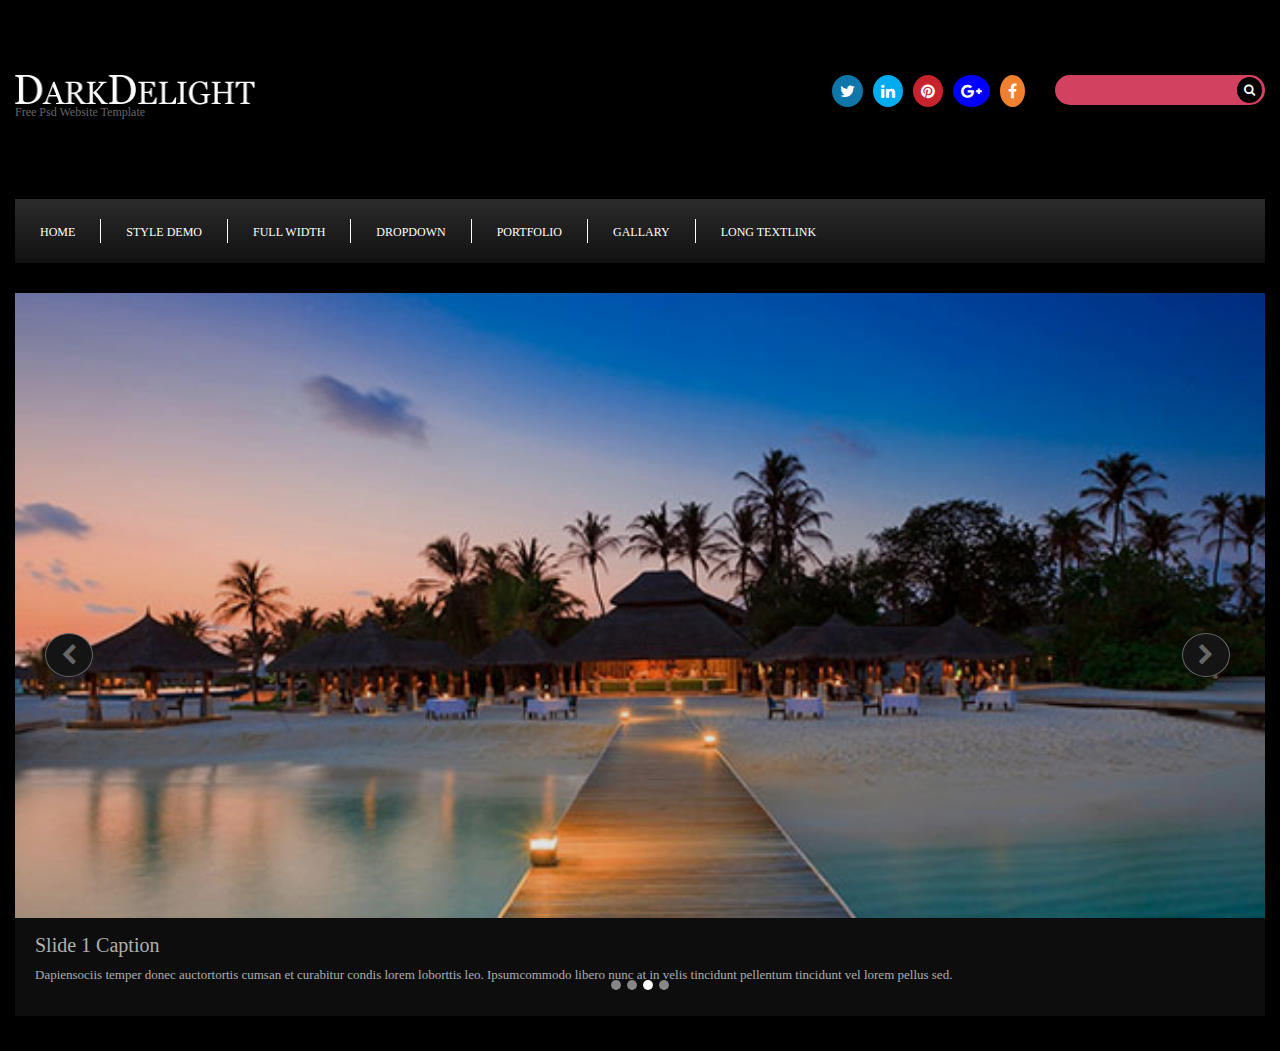
<file: Header-Slider-1/index.html>
<!doctype html>
<html lang="en">
  <head>
    <!-- Required meta tags -->
    <meta charset="utf-8">
    <meta name="viewport" content="width=device-width, initial-scale=1, shrink-to-fit=no">

    <!-- Bootstrap CSS -->
    <link rel="stylesheet" href="https://stackpath.bootstrapcdn.com/bootstrap/4.4.1/css/bootstrap.min.css" integrity="sha384-Vkoo8x4CGsO3+Hhxv8T/Q5PaXtkKtu6ug5TOeNV6gBiFeWPGFN9MuhOf23Q9Ifjh" crossorigin="anonymous">
    
    <link rel="stylesheet" href="css/font-awesome.min.css">
    
    <link rel="stylesheet" href="css/Style.css">

    <title>Header-Slider-1</title>
  </head>
  <body>
   <header class="header">
       <div class="container">
           <div class="row">
               <div class="col-md-4">
                  <div class="header_left">
                   <img src="img/header_logo.png" alt="">
                   <h6>Free Psd Website Template</h6>
                   </div>
               </div>
               
               <div class="col-md-5 offset-md-3">
                   <div class="header_right">
                       <div class="header_right_social_icon">
                           <ul>
                               <li><a href="#"><i class="fa fa-twitter" aria-hidden="true"></i></a></li>
                               <li><a href="#"><i class="fa fa-linkedin" aria-hidden="true"></i></a></li>
                               <li><a href="#"><i class="fa fa-pinterest" aria-hidden="true"></i></a></li>
                               <li><a href="#"><i class="fa fa-google-plus" aria-hidden="true"></i></a></li>
                               <li><a href="#"><i class="fa fa-facebook" aria-hidden="true"></i></a></li>
                           </ul>
                       </div>
                       
                       <div class="header_right_search_bar">
                           <input type="text">
                           <a href="#"><i class="fa fa-search" aria-hidden="true"></i></a>
                       </div>
                   </div>
               </div>
           </div>
       </div>
   </header>
   
   <section class="menu_section">
      <div class="container">
         <div class="menu_area">
          <div class="row">
              <div class="col-md-9">
              <div class="menu_wrapper">
         <ul>
           <li><a href="#">Home</a></li>
           <li><a href="#">Style Demo</a></li>
           <li><a href="#">Full Width</a></li>
           <li><a href="#">DropDown</a></li>
           <li><a href="#">Portfolio</a></li>
           <li><a href="#">Gallary</a></li>
           <li><a href="#">Long TextLink</a></li>
       </ul>
      </div>
      </div>
       
       </div>
        </div>
        </div>
        
   </section>
   
   <section class="slider_section">
       <div class="container">
        <div id="slider_id" class="carousel slide" data-ride="carousel">
        
        <div class="carousel-inner">
        
       <div class="carousel-item active slider_item">
          <img src="img/slider_img.jpg" alt="">
          <div class="slider_background"></div>
        <div class="slider_content">
            <h4>Slide 1 Caption</h4>
            <p>Dapiensociis temper donec auctortortis cumsan et curabitur condis lorem loborttis leo. Ipsumcommodo libero nunc at in velis tincidunt pellentum tincidunt vel lorem pellus sed.</p>
            
        </div>
        </div>
        
        <div class="carousel-item slider_item">
           <img src="img/slider_img.jpg" alt="">
            <div class="slider_background"></div>
        <div class="slider_content">
            <h4>Slide 2 Caption</h4>
            <p>Dapiensociis temper donec auctortortis cumsan et curabitur condis lorem loborttis leo. Ipsumcommodo libero nunc at in velis tincidunt pellentum tincidunt vel lorem pellus sed.</p>
            
        </div>
        </div>
        
        <div class="carousel-item slider_item">
          <img src="img/slider_img.jpg" alt="">
           <div class="slider_background"></div>
        <div class="slider_content">
            <h4>Slide 1 Caption</h4>
            <p>Dapiensociis temper donec auctortortis cumsan et curabitur condis lorem loborttis leo. Ipsumcommodo libero nunc at in velis tincidunt pellentum tincidunt vel lorem pellus sed.</p>
            
        </div>
        </div>
        
        <div class="carousel-item slider_item">
           <img src="img/slider_img.jpg" alt="">
            <div class="slider_background"></div>
        <div class="slider_content">
            <h4>Slide 1 Caption</h4>
            <p>Dapiensociis temper donec auctortortis cumsan et curabitur condis lorem loborttis leo. Ipsumcommodo libero nunc at in velis tincidunt pellentum tincidunt vel lorem pellus sed.</p>
            
        </div>
        </div>
        
        </div>
        
        <div class="slider_arrow">
           <div class="left_arrow">
            <a href="#slider_id" data-slide="prev"><i class="fa fa-chevron-left"></i></a>
            </div>
            
            <div class="right_arrow">
                <a href="#slider_id" data-slide="next"><i class="fa fa-chevron-right"></i></a>

            </div>
        </div>
         
         <div class="slider_bullet">
             <ul class="carousel-indicators">
                 <li  data-target="#slider_id" data-slide-to="0"><a href="#"></a></li>
                 <li  data-target="#slider_id" data-slide-to="1"><a href="#"></a></li>
                 <li  data-target="#slider_id" data-slide-to="2" class="active"><a href="#"></a></li>
                 <li  data-target="#slider_id" data-slide-to="3"><a href="#"></a></li>
             </ul>
         </div>
       </div>
       </div>
   </section>
   
   
   
   
   
   
   
   
   
   

    <!-- Optional JavaScript -->
    <!-- jQuery first, then Popper.js, then Bootstrap JS -->
    <script src="https://code.jquery.com/jquery-3.4.1.slim.min.js" integrity="sha384-J6qa4849blE2+poT4WnyKhv5vZF5SrPo0iEjwBvKU7imGFAV0wwj1yYfoRSJoZ+n" crossorigin="anonymous"></script>
    <script src="https://cdn.jsdelivr.net/npm/popper.js@1.16.0/dist/umd/popper.min.js" integrity="sha384-Q6E9RHvbIyZFJoft+2mJbHaEWldlvI9IOYy5n3zV9zzTtmI3UksdQRVvoxMfooAo" crossorigin="anonymous"></script>
    <script src="https://stackpath.bootstrapcdn.com/bootstrap/4.4.1/js/bootstrap.min.js" integrity="sha384-wfSDF2E50Y2D1uUdj0O3uMBJnjuUD4Ih7YwaYd1iqfktj0Uod8GCExl3Og8ifwB6" crossorigin="anonymous"></script>
  </body>
</html>
</file>
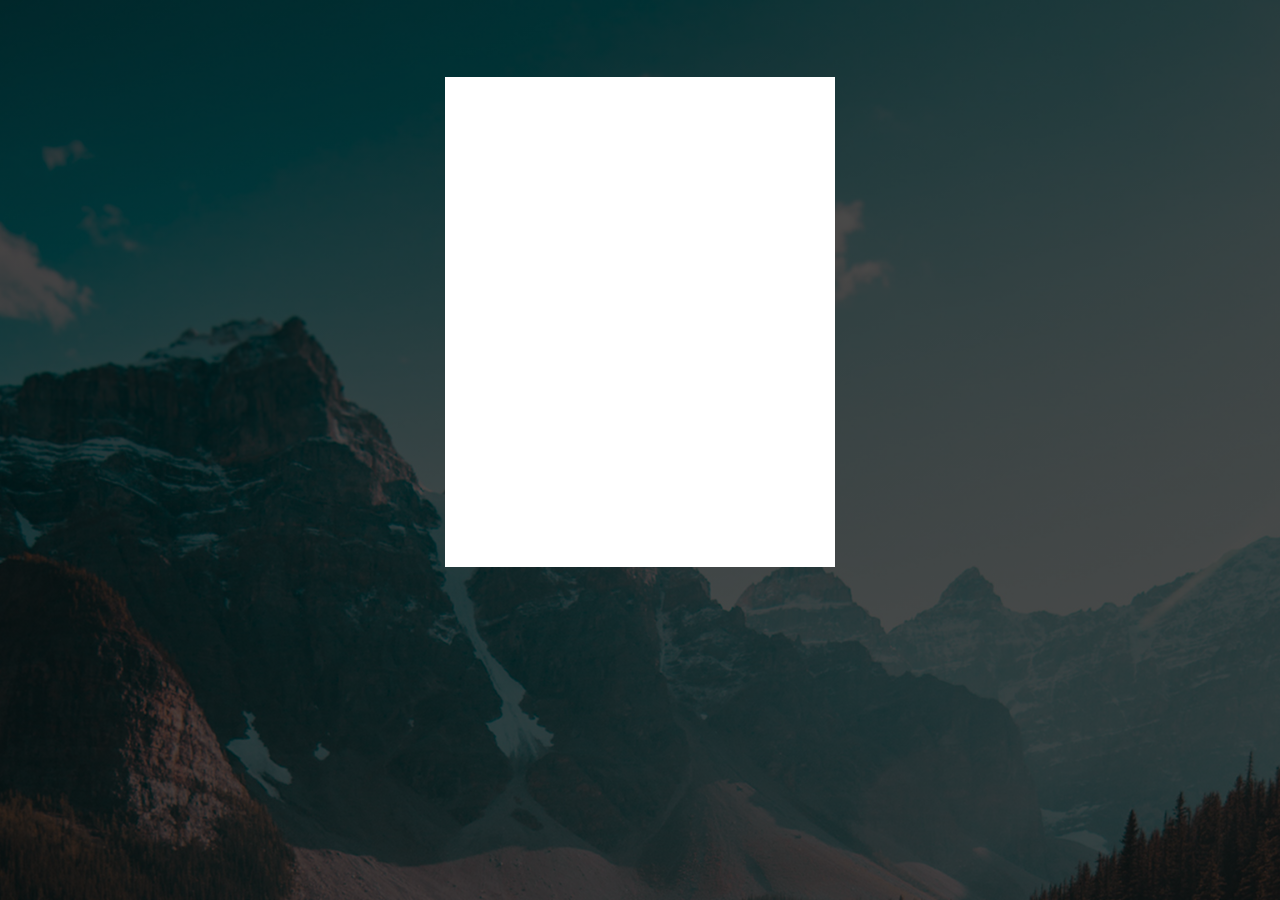
<file: Login-Register-Form/index.html>
<!DOCTYPE html>
<html lang="en">
<head>
    <meta charset="UTF-8">
    <title>Login-Register</title>
    
    <link rel="stylesheet" href="Style.css">
</head>
<body>
    <div class="content">
       <div class="form-box">
           
       </div>
    </div>
</body>
</html>
</file>
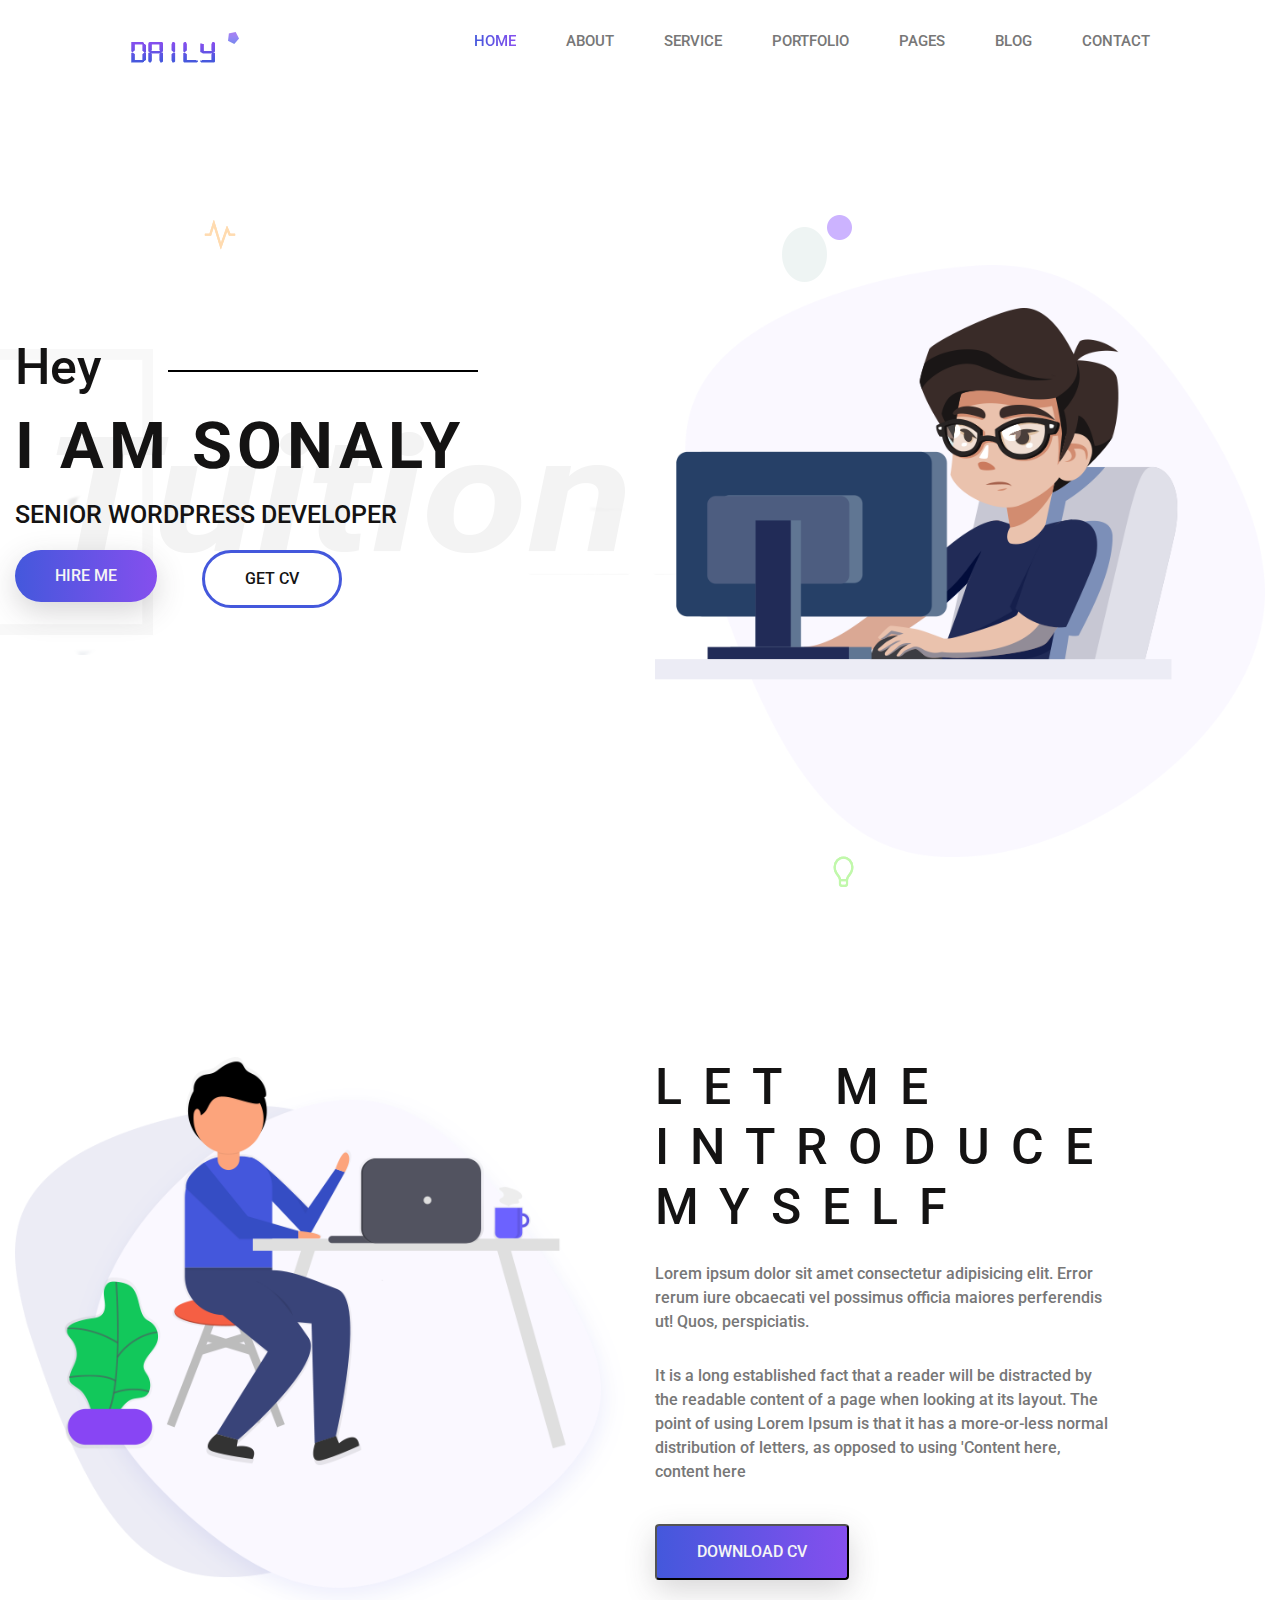
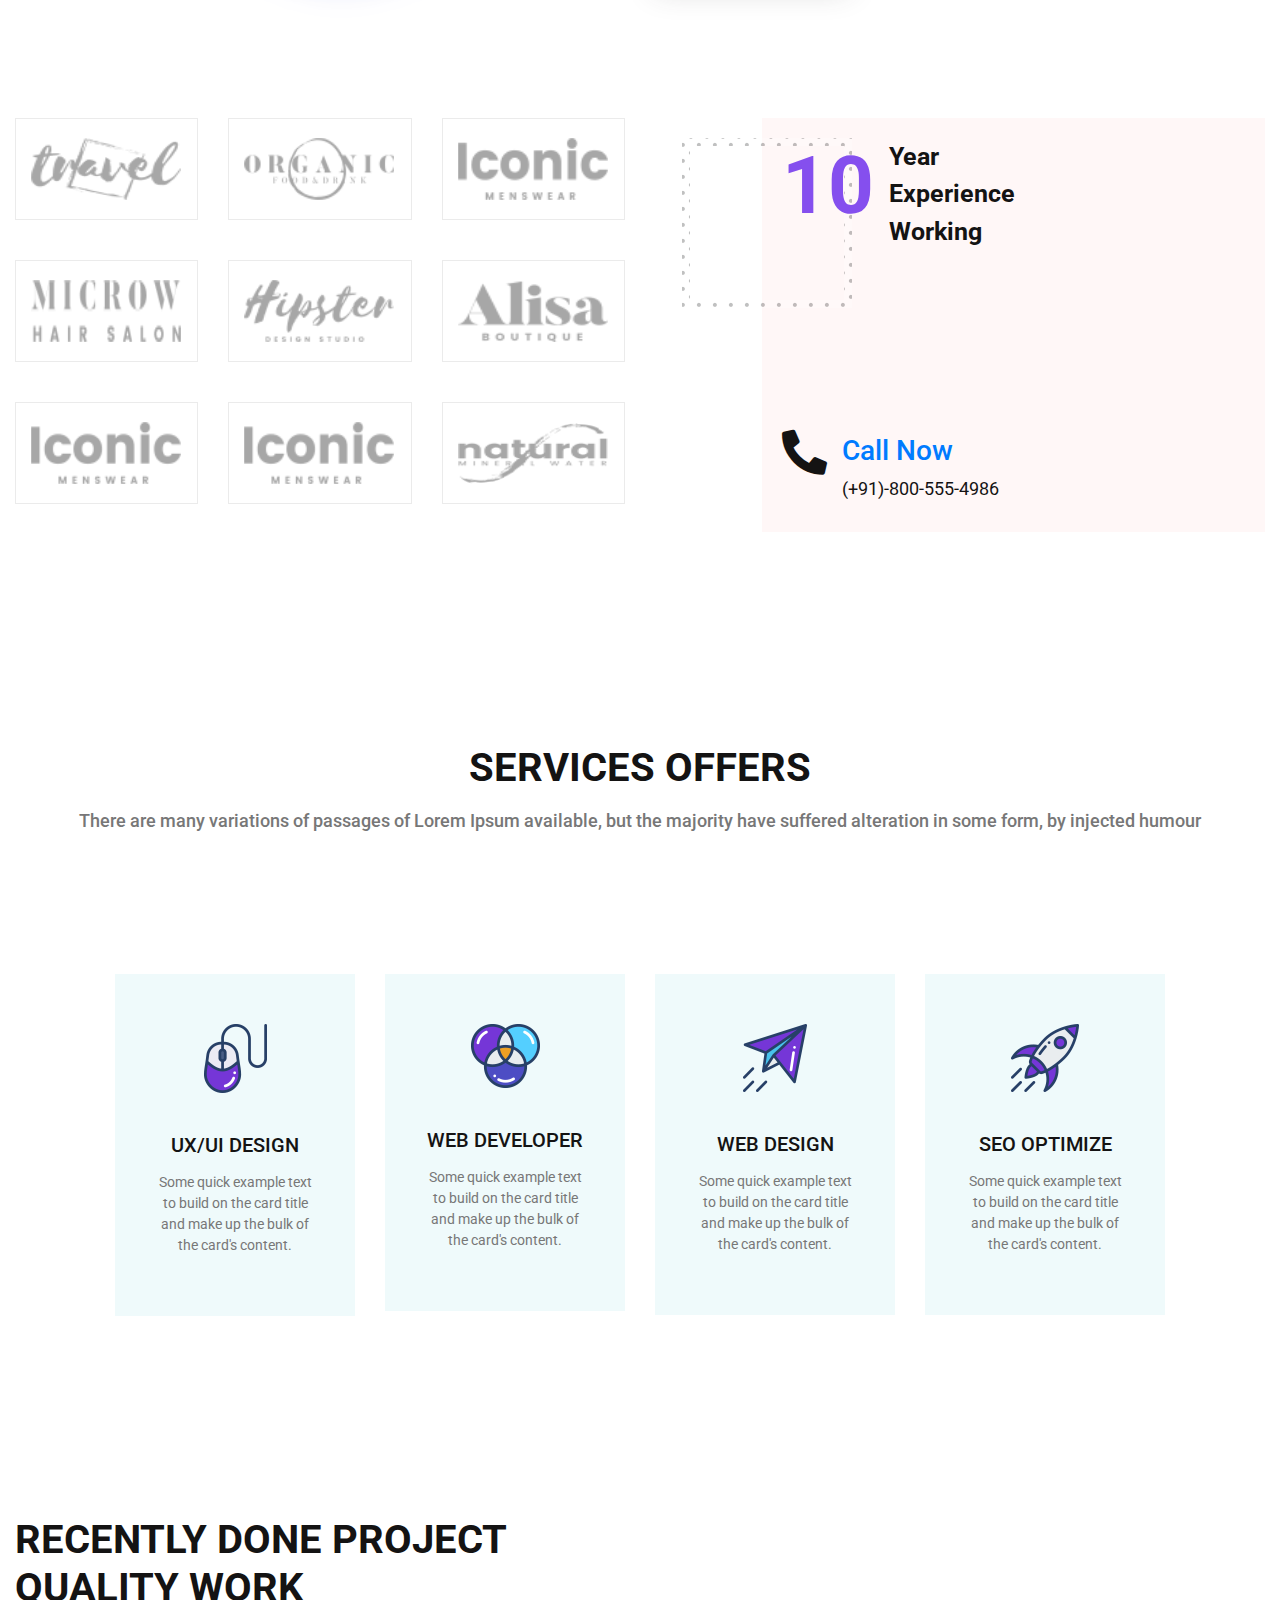
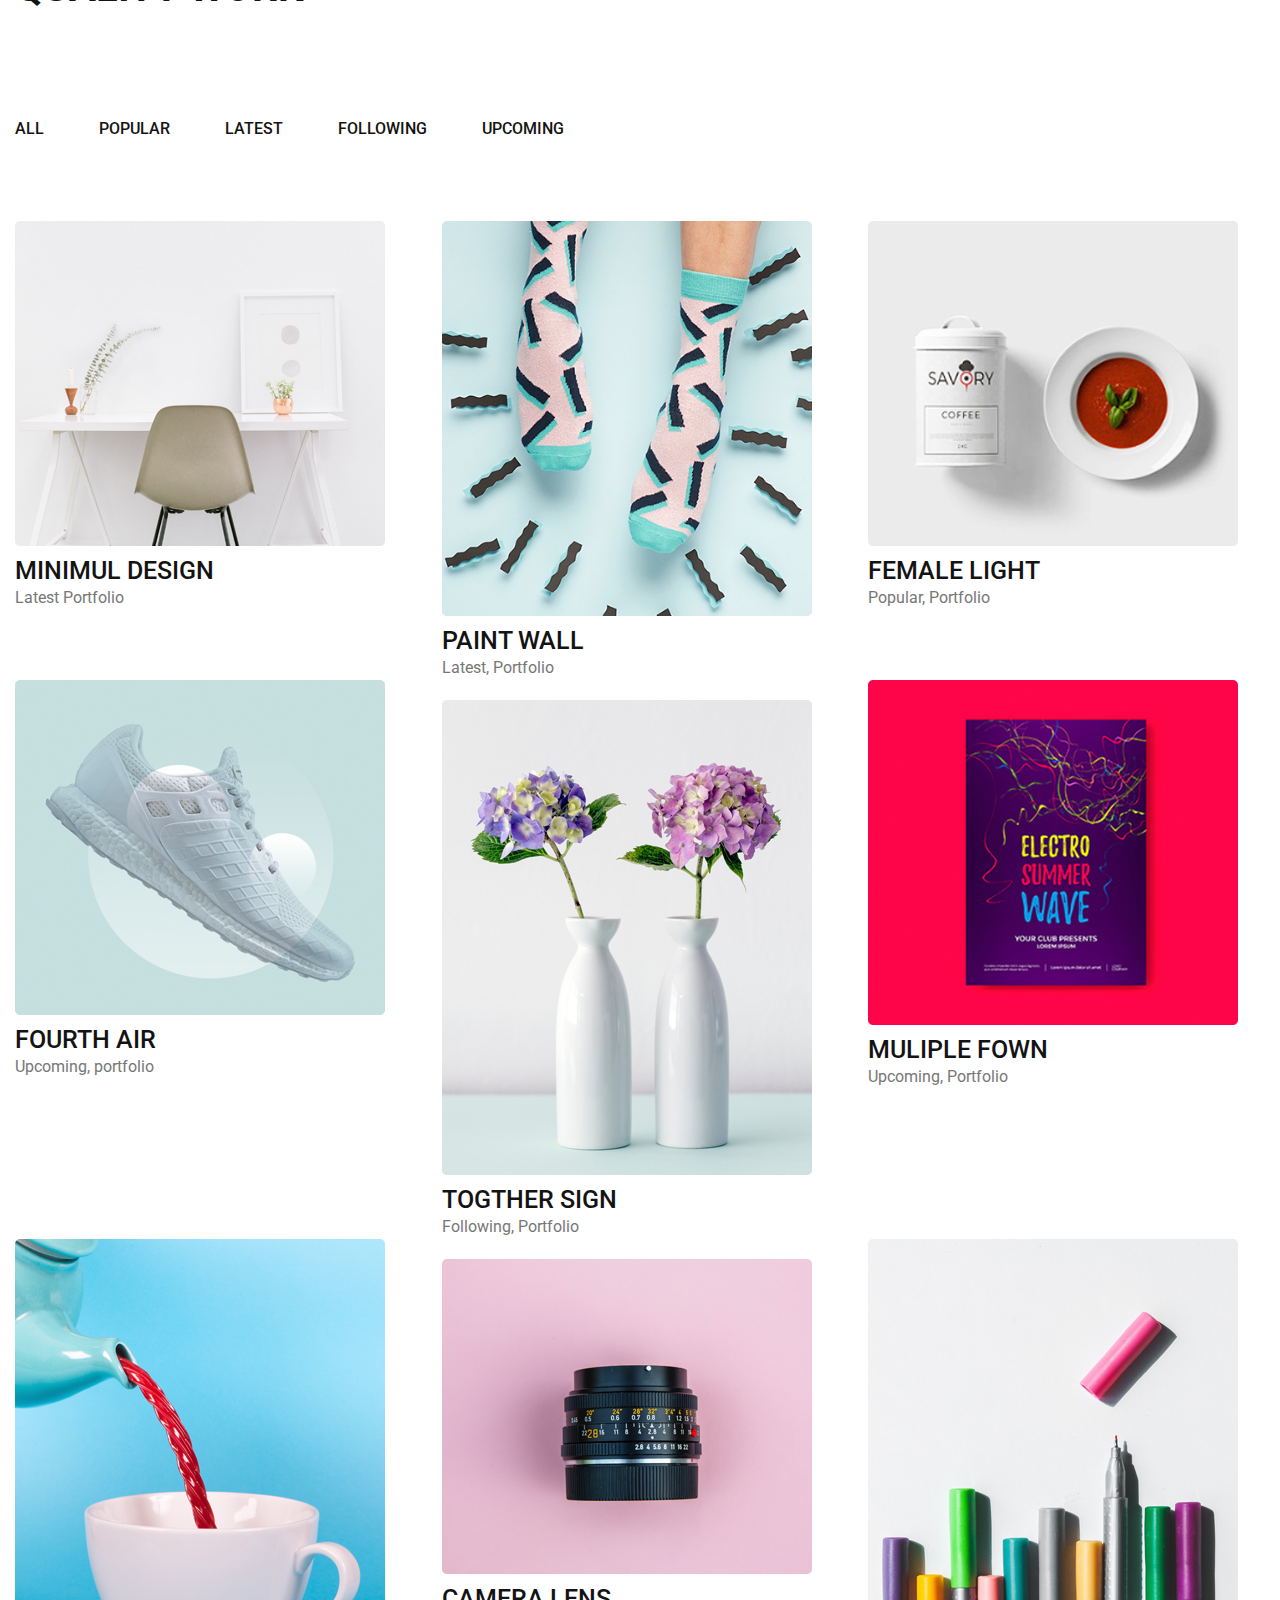
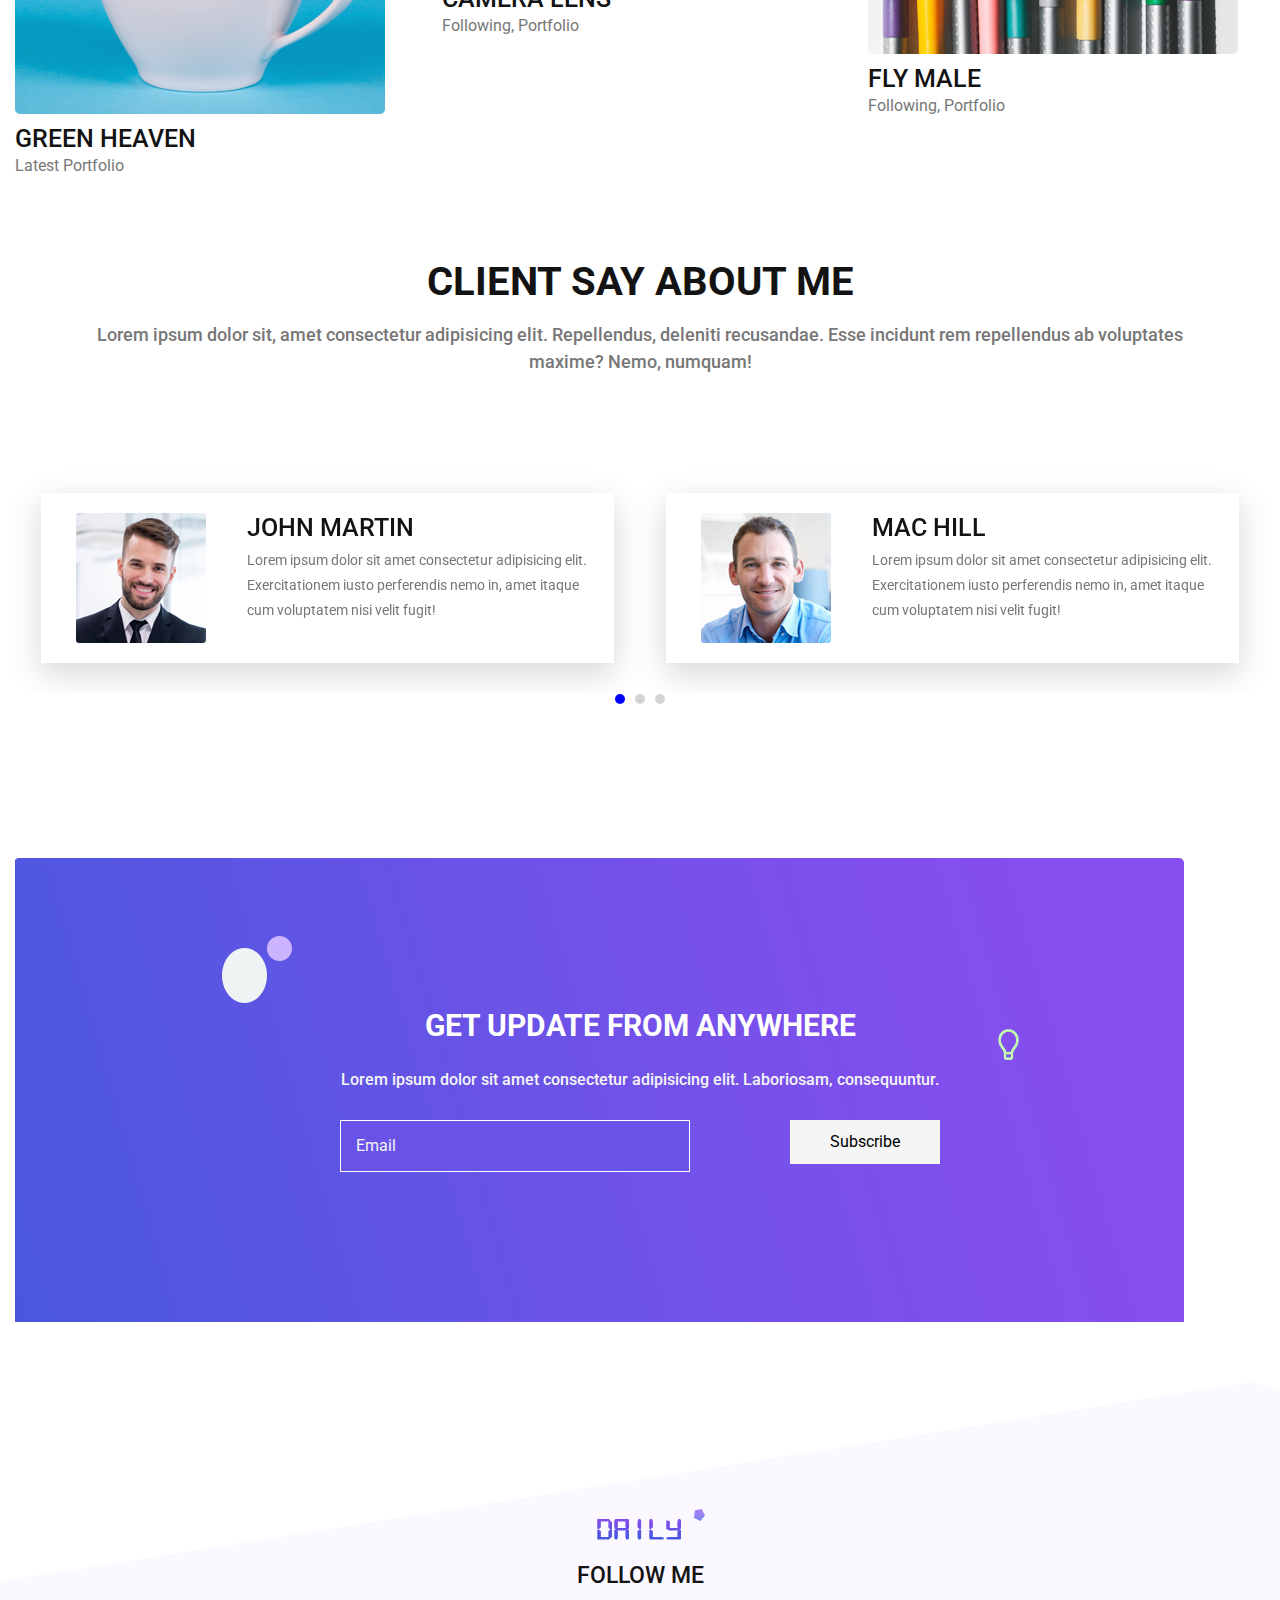
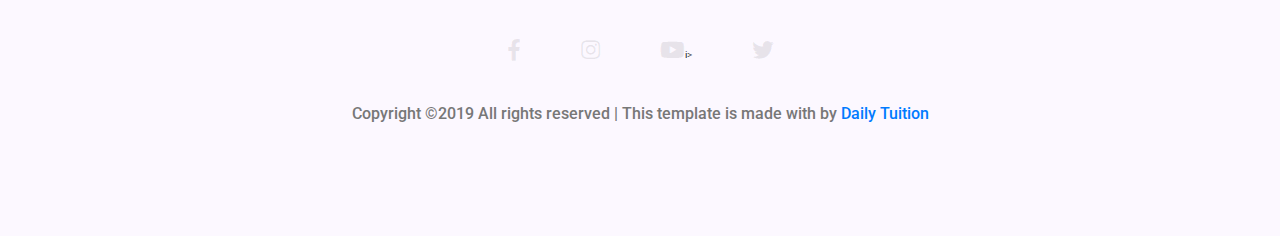
<file: Portfolio-RESPONSIVE/index.html>
<!doctype html>
<html lang="en">
  <head>
    <!-- Required meta tags -->
    <meta charset="utf-8">
    <meta name="viewport" content="width=device-width, initial-scale=1, shrink-to-fit=no">

    <!-- Bootstrap CSS -->
    <link rel="stylesheet" href="https://stackpath.bootstrapcdn.com/bootstrap/4.4.1/css/bootstrap.min.css" integrity="sha384-Vkoo8x4CGsO3+Hhxv8T/Q5PaXtkKtu6ug5TOeNV6gBiFeWPGFN9MuhOf23Q9Ifjh" crossorigin="anonymous">
    
    <link href="https://fonts.googleapis.com/css2?family=Roboto:ital,wght@0,300;0,400;0,500;0,700;0,900;1,300;1,400;1,500;1,700;1,900&display=swap" rel="stylesheet"> 
    
    <link rel="stylesheet" href="css/all.min.css">
    <link rel="stylesheet" href="css/fontawesome.min.css">
    <link rel="stylesheet" href="Magnific-Popup/dist/magnific-popup.css">
    <link rel="stylesheet" href="css/owl.carousel.min.css">
    <link rel="stylesheet" href="css/Style.css">
    <link rel="stylesheet" href="css/Responsive.css">

    <title>Daily Tution</title>
  </head>
  <body>

    <div class="wrapper">
    <header class="header_section" id="home">
      <div class="container">
        <div class="row">
          <div class="col-lg-2 col-md-2 col-sm-2 col-2">
             <div class="header_logo">
               <img src="img/logo.png" alt="">
             </div>
          </div>

          <div class="col-lg-6 offset-lg-4 col-md-6 col-sm-6 col-6">
             <div class="menu_area">
               <ul>
                 <li class="active"><a href="#home">Home</a></li>
                 <li><a href="#about">About</a></li>
                 <li><a href="#service">Service</a></li>
                 <li><a href="#portfolio">Portfolio</a></li>
                 <li><a href="#">Pages</a></li>
                 <li><a href="#">Blog</a></li>
                 <li><a href="#contact">Contact</a></li>
               </ul>
                     
                      <div class="mobile-menu-bar">
                             <i onclick="openNav()" class="fas fa-bars bar"></i>
                             <div id="mynav" class="overlay">
                             <a href="javascript:void()" class="close-bttn" onclick="closeNav()">&times;</a>
                             <div class="overlay-content">
                             
                            <a onclick="closeNav()" href="#header">HOME</a>
                            <a onclick="closeNav()" href="#service">Service</a>
                            <a onclick="closeNav()" href="#team">team</a>
                            <a onclick="closeNav()" href="#skill">skill</a>
                            <a onclick="closeNav()" href="#portfolio">portfolio</a>
                            <a onclick="closeNav()" href="#people">people</a>
                            <a onclick="closeNav()" href="#contact">contact</a>
                            
                             </div>
                             </div>
                        </div>
                    </div>
             </div>
          </div>
        </div>
    </header>

   <section class="banner-area">
    <div class="banner-intro-sec">
     <div class="container">
       <div class="row">
         <div class="col-lg-6 col-md-6 col-sm-6 col-6">
            <div class="banner-intro">
              <h3>Hey</h3>
              <h1>I Am Sonaly</h1>
              <h4>Senior Wordpress Developer</h4>

              <div class="banner-btn">
                <div class="btn-1">
                 <button>Hire Me</button>
                </div>
                
                <div class="btn-2">
                  <button>Get CV</button>
                </div>

              </div>

            </div>
         </div>

         <div class="col-lg-6 col-md-6 col-sm-6 col-6">
           <div class="banner-img">
             <img src="img/banner-image.png" alt="">
           </div>
         </div>

       </div>
     </div>
     </div>
   </section>

   <section class="about_section" id="about">
     <div class="container">
       <div class="row">
         <div class="col-lg-6 col-md-6 col-sm-6 col-12">
            <div class="about-img">
              <img src="img/about-us.png" alt="">
            </div>
         </div>

         <div class="col-lg-6 col-md-6 col-sm-6 col-12">
           <div class="about-intro">
             <h2>Let Me Introduce Myself</h2>
             <p>Lorem ipsum dolor sit amet consectetur adipisicing elit. Error rerum iure obcaecati vel possimus officia maiores perferendis ut! Quos, perspiciatis. </p>
             <p>It is a long established fact that a reader will be distracted by the readable content of a page when looking at its layout. The point of using Lorem Ipsum is that it has a more-or-less normal distribution of letters, as opposed to using 'Content here, content here</p>
             
             <div class="about-btn">
              <div class="btn-1">
               <button>Download CV</button>
              </div>
              </div>

           </div>
        </div>
       </div>
     </div>
   </section>

   <section class="brand-area">
  <div class="container">
    <div class="row">
      <div class="col-lg-6 col-md-6 col-sm-6">
        <div class="row">
          <div class="col-lg-4 col-md-6 col-sm-6">
            <div class="single-brand">
              <img src="img/brands/logo1.png" alt="">
            </div>
          </div>
          <div class="col-lg-4 col-md-6 col-sm-6">
            <div class="single-brand">
              <img src="img/brands/logo2.png" alt="">
            </div>
          </div>
         
          <div class="col-lg-4 col-md-6 col-sm-6">
            <div class="single-brand">
              <img src="img/brands/logo3.png" alt="">
            </div>
          </div>

          <div class="col-lg-4 col-md-6 col-sm-6">
            <div class="single-brand">
              <img src="img/brands/logo4.png" alt="">
            </div>
          </div>

          <div class="col-lg-4 col-md-6 col-sm-6">
            <div class="single-brand">
              <img src="img/brands/logo5.png" alt="">
            </div>
          </div>

          <div class="col-lg-4 col-md-6 col-sm-6">
            <div class="single-brand">
              <img src="img/brands/logo6.png" alt="">
            </div>
          </div>

          <div class="col-lg-4 col-md-6 col-sm-6">
            <div class="single-brand">
              <img src="img/brands/logo7.png" alt="">
            </div>
          </div>

          <div class="col-lg-4 col-md-6 col-sm-6">
            <div class="single-brand">
              <img src="img/brands/logo8.png" alt="">
            </div>
          </div>

          <div class="col-lg-4 col-md-6 col-sm-6">
            <div class="single-brand">
              <img src="img/brands/logo9.png" alt="">
            </div>
          </div>

        </div>
      </div>

      <div class="col-lg-5 offset-lg-1 col-md-6 col-sm-6">
        <div class="brand-experience-area">
        <div class="brand-experience">
        <div class="brand-h2">
          <h2>10</h2> 
        </div>

        <div class="brand-tittle">
          <span>Year</span>
          <span>Experience</span>
          <span>Working</span>
        </div>
        <img src="img/client-info-bg.png" alt="">

      </div>

        <div class="brand-call-now">

          <div class="brand-phone">
          <i class="fas fa-phone-alt"></i>
        </div>

        <div class="brand-phone-text">
           <a href="#">Call Now</a>
           <p>(+91)-800-555-4986</p>
        </div>

      </div>
      
      </div>
    </div>
    </div>
  </div>
   </section>
   
  
   <section class="service-section" id="service">
     <div class="container">

        <div class="heading">
          <h2>Services Offers</h2>
          <p>There are many variations of passages of Lorem Ipsum available, but the majority have suffered alteration in some form, by injected humour </p>
        </div>

        <div class="service-section-wrap">
        <div class="row">
          <div class="col-lg-3 col-md-6 col-sm-6 col-12 service-padding">
            <div class="single-service">
               <img src="img/services/s1.png" alt="">
               <h4>Ux/Ui design</h4>
               <p>Some quick example text to build on the card title and make up the bulk of the card's content. </p>
            </div>
          </div>

          <div class="col-lg-3 col-md-6 col-sm-6 col-12 service-padding">
            <div class="single-service">
               <img src="img/services/s2.png" alt="">
               <h4>Web developer</h4>
               <p>Some quick example text to build on the card title and make up the bulk of the card's content. </p>
            </div>
          </div>

          <div class="col-lg-3 col-md-6 col-sm-6 col-12 service-padding">
            <div class="single-service">
               <img src="img/services/s3.png" alt="">
               <h4>Web design</h4>
               <p>Some quick example text to build on the card title and make up the bulk of the card's content. </p>
            </div>
          </div>

         <div class="col-lg-3 col-md-6 col-sm-6 col-12 service-padding">
            <div class="single-service">
               <img src="img/services/s4.png" alt="">
               <h4>Seo optimize</h4>
               <p>Some quick example text to build on the card title and make up the bulk of the card's content. </p>
            </div>
          </div>

        </div>
      </div>
    </div>

   </section>
   

   <section class="project-section" id="portfolio">
     <div class="container">
       <h2>Recently Done Project Quality Work
        </h2>


        <div class="filter_tab">
          <ul>
              <li our-mix-control data-filter="all" class="mixitup-control-active">All</li>
              <li our-mix-control data-filter=".popular">Popular</li>
              <li our-mix-control data-filter=".latest">Latest</li>
              <li our-mix-control data-filter=".following">Following</li>
              <li our-mix-control data-filter=".upcoming">Upcoming</li>
          </ul>
      </div>
       



      <div class="row gallary">
          <div class="col-lg-4 mix latest col-md-6 col-sm-6">
              <div class="each_portfolio">
                <a class="test-popup-link" href="img/portfolio/p1.jpg">
                  <img src="img/portfolio/p1.jpg" alt="">
                </a>
                  <h3>Minimul Design</h3>
                  <span>Latest Portfolio</span>
              </div>
          </div>
          
          <div class="col-lg-4 mix popular col-md-6 col-sm-6">
            <div class="each_portfolio">
              <a class="test-popup-link" href="img/portfolio/p2.jpg">
                <img src="img/portfolio/p2.jpg" alt="">
              </a>
              <h3>Paint Wall</h3>
              <span>Latest, Portfolio</span>
          </div>
          </div>
          
          
          <div class="col-lg-4 mix popular col-md-6 col-sm-6">
            <div class="each_portfolio">
              <a class="test-popup-link" href="img/portfolio/p3.jpg">
                <img src="img/portfolio/p3.jpg" alt="">
              </a>
              <h3>Female light</h3>
              <span>Popular, Portfolio</span>
          </div>
          </div>
          
          
          <div class="col-lg-4 mix upcoming col-md-6 col-sm-6">
            <div class="each_portfolio img-4">
              <a class="test-popup-link" href="img/portfolio/p4.jpg">
                <img src="img/portfolio/p4.jpg" alt="">
              </a>
              <h3>Fourth Air</h3>
              <span>Upcoming, portfolio</span>
          </div>
          </div>

          <div class="col-lg-4 mix following col-md-6 col-sm-6">
            <div class="each_portfolio img-6">
              <a class="test-popup-link" href="img/portfolio/p6.jpg">
                <img src="img/portfolio/p6.jpg" alt="">
              </a>
              <h3>Togther sign</h3>
              <span>Following, Portfolio</span>
          </div>
          </div>

          <div class="col-lg-4 mix upcoming col-md-6 col-sm-6">
            <div class="each_portfolio img-5">
              <a class="test-popup-link" href="img/portfolio/p5.jpg">
                <img src="img/portfolio/p5.jpg" alt="">
              </a>
              <h3>Muliple fown</h3>
              <span>Upcoming, Portfolio</span>
          </div>
          </div>

          <div class="col-lg-4 mix following col-md-6 col-sm-6">
            <div class="each_portfolio img-7">
              <a class="test-popup-link" href="img/portfolio/p7.jpg">
                <img src="img/portfolio/p7.jpg" alt="">
              </a>
              <h3>Green Heaven</h3>
              <span>Latest Portfolio</span>
          </div>
          </div>

          <div class="col-lg-4 mix upcoming col-md-6 col-sm-6">
            <div class="each_portfolio img-9">
              <a class="test-popup-link" href="img/portfolio/p9.jpg">
                <img src="img/portfolio/p9.jpg" alt="">
              </a>
              <h3>Camera Lens</h3>
              <span>Following, Portfolio</span>
          </div>
          </div>

          <div class="col-lg-4 mix following col-md-6 col-sm-6">
            <div class="each_portfolio img-8">
              <a class="test-popup-link" href="img/portfolio/p8.jpg">
                <img src="img/portfolio/p8.jpg" alt="">
              </a>
              <h3>Fly Male</h3>
              <span>Following, Portfolio</span>
          </div>
          </div>
     </div>
    </div>
   </section>
   
   
   <section class="client-section">
     <div class="container">

      <div class="heading">
        <h2>Client Say about me</h2>
        <p>Lorem ipsum dolor sit, amet consectetur adipisicing elit. Repellendus, deleniti recusandae. Esse incidunt rem repellendus ab voluptates maxime? Nemo, numquam! </p>
      </div>
       

        <div class="client-item owl-carousel">
      <div class="row single-client">
        
           <div class="col-lg-4 col-sm-12 col-12">
              <div class="single-client-img">
               <img src="img/testimonials/t1.jpg" alt="">
           </div>
            </div>
             
        <div class="col-lg-8 col-md-6 col-sm-12 col-12">
          <div class="single-client-content">
            <h4>John Martin</h4>
            <p>Lorem ipsum dolor sit amet consectetur adipisicing elit. Exercitationem iusto perferendis nemo in, amet itaque cum voluptatem nisi velit fugit!</p>
          </div>
        </div>
                
      </div>
      
      <div class="row single-client">
        
           <div class="col-lg-4 col-sm-12 col-12">
              <div class="single-client-img">
               <img src="img/testimonials/t2.jpg" alt="">
           </div>
            </div>
             
        <div class="col-lg-8 col-md-6 col-sm-12 col-12">
          <div class="single-client-content">
            <h4>Mac Hill</h4>
            <p>Lorem ipsum dolor sit amet consectetur adipisicing elit. Exercitationem iusto perferendis nemo in, amet itaque cum voluptatem nisi velit fugit!</p>
          </div>
        </div>
                
      </div>
      
      <div class="row single-client">
        
           <div class="col-lg-4 col-sm-12 col-12">
              <div class="single-client-img">
               <img src="img/testimonials/t1.jpg" alt="">
           </div>
            </div>
             
        <div class="col-lg-8 col-md-6 col-sm-12 col-12">
          <div class="single-client-content">
            <h4>John Martin</h4>
            <p>Lorem ipsum dolor sit amet consectetur adipisicing elit. Exercitationem iusto perferendis nemo in, amet itaque cum voluptatem nisi velit fugit!</p>
          </div>
        </div>
                
      </div>
      
      <div class="row single-client">
        
           <div class="col-lg-4 col-sm-12 col-12">
              <div class="single-client-img">
               <img src="img/testimonials/t2.jpg" alt="">
           </div>
            </div>
             
        <div class="col-lg-8 col-md-6 col-sm-12 col-12">
          <div class="single-client-content">
            <h4>Mac Hill</h4>
            <p>Lorem ipsum dolor sit amet consectetur adipisicing elit. Exercitationem iusto perferendis nemo in, amet itaque cum voluptatem nisi velit fugit!</p>
          </div>
        </div>
                
      </div>
      
      <div class="row single-client">
        
           <div class="col-lg-4 col-sm-12">
              <div class="single-client-img">
               <img src="img/testimonials/t1.jpg" alt="">
           </div>
            </div>
             
        <div class="col-lg-8 col-md-6 col-sm-12">
          <div class="single-client-content">
            <h4>John Martin</h4>
            <p>Lorem ipsum dolor sit amet consectetur adipisicing elit. Exercitationem iusto perferendis nemo in, amet itaque cum voluptatem nisi velit fugit!</p>
          </div>
        </div>
                
      </div>
      
      <div class="row single-client">
        
           <div class="col-lg-4 col-sm-12">
              <div class="single-client-img">
               <img src="img/testimonials/t2.jpg" alt="">
           </div>
            </div>
             
        <div class="col-lg-8 col-md-6 col-sm-12">
          <div class="single-client-content">
            <h4>Mac Hill</h4>
            <p>Lorem ipsum dolor sit amet consectetur adipisicing elit. Exercitationem iusto perferendis nemo in, amet itaque cum voluptatem nisi velit fugit!</p>
          </div>
        </div>
                
      </div>
      
    </div>

  </div>
</section>

    <section class="contact-section" id="contact">
      <div class="container">
        <div class="contact-wrap">
     <h3>Get Update From anywhere</h3>
     <p>Lorem ipsum dolor sit amet consectetur adipisicing elit. Laboriosam, consequuntur.</p>

     <div class="email-submit">
     <div class="contact-email">
       <input type="text" placeholder="Email">
     </div>
     <div class="contact-submit">
       <input type="submit" value="Subscribe">
     </div>
    </div>
    
    </div>
    </div>
   </section>

   <footer class="footer-section">
     <div class="container">
       <div class="footer-content-wrap">
       <div class="footer-heading">
        <img src="img/logo.png" alt="">
        <h4>Follow Me</h4>
       </div>

       <div class="footer-social">
         <ul>
           <li><a href="#"><i class="fab fa-facebook-f"></i></a></li>
           <li><a href="#"><i class="fab fa-instagram"></i></a></li>
           <li><a href="#"><i class="fab fa-youtube"></i></a>i></li>
           <li><a href="#"><i class="fab fa-twitter"></i></a></li>
         </ul>
       </div>

       <div class="footer-p">
        <p>Copyright ©2019 All rights reserved | This template is made with by <a href="#">Daily Tuition</a></p>
       </div>
     </div>
     </div>
   </footer>
   </div>
   
   
    <!-- Optional JavaScript -->
    <!-- jQuery first, then Popper.js, then Bootstrap JS -->
    <script src="https://ajax.googleapis.com/ajax/libs/jquery/3.4.1/jquery.min.js"></script>
    <script src="https://cdn.jsdelivr.net/npm/popper.js@1.16.0/dist/umd/popper.min.js" integrity="sha384-Q6E9RHvbIyZFJoft+2mJbHaEWldlvI9IOYy5n3zV9zzTtmI3UksdQRVvoxMfooAo" crossorigin="anonymous"></script>
    <script src="https://stackpath.bootstrapcdn.com/bootstrap/4.4.1/js/bootstrap.min.js" integrity="sha384-wfSDF2E50Y2D1uUdj0O3uMBJnjuUD4Ih7YwaYd1iqfktj0Uod8GCExl3Og8ifwB6" crossorigin="anonymous"></script>

    <script src="Magnific-Popup/dist/jquery.magnific-popup.min.js"></script>

    <script src="js/mixitup.min.js"></script>
    
    <script>
       var container = document.querySelector('.gallary');
       
      var mixer = mixitup(container, {
          selectors: {
              control: '[our-mix-control]'
          }
      });
              
      </script>

      <script src="js/owl.carousel.min.js"></script>
      <script src="js/main.js"></script>

  </body>
</html>
</file>
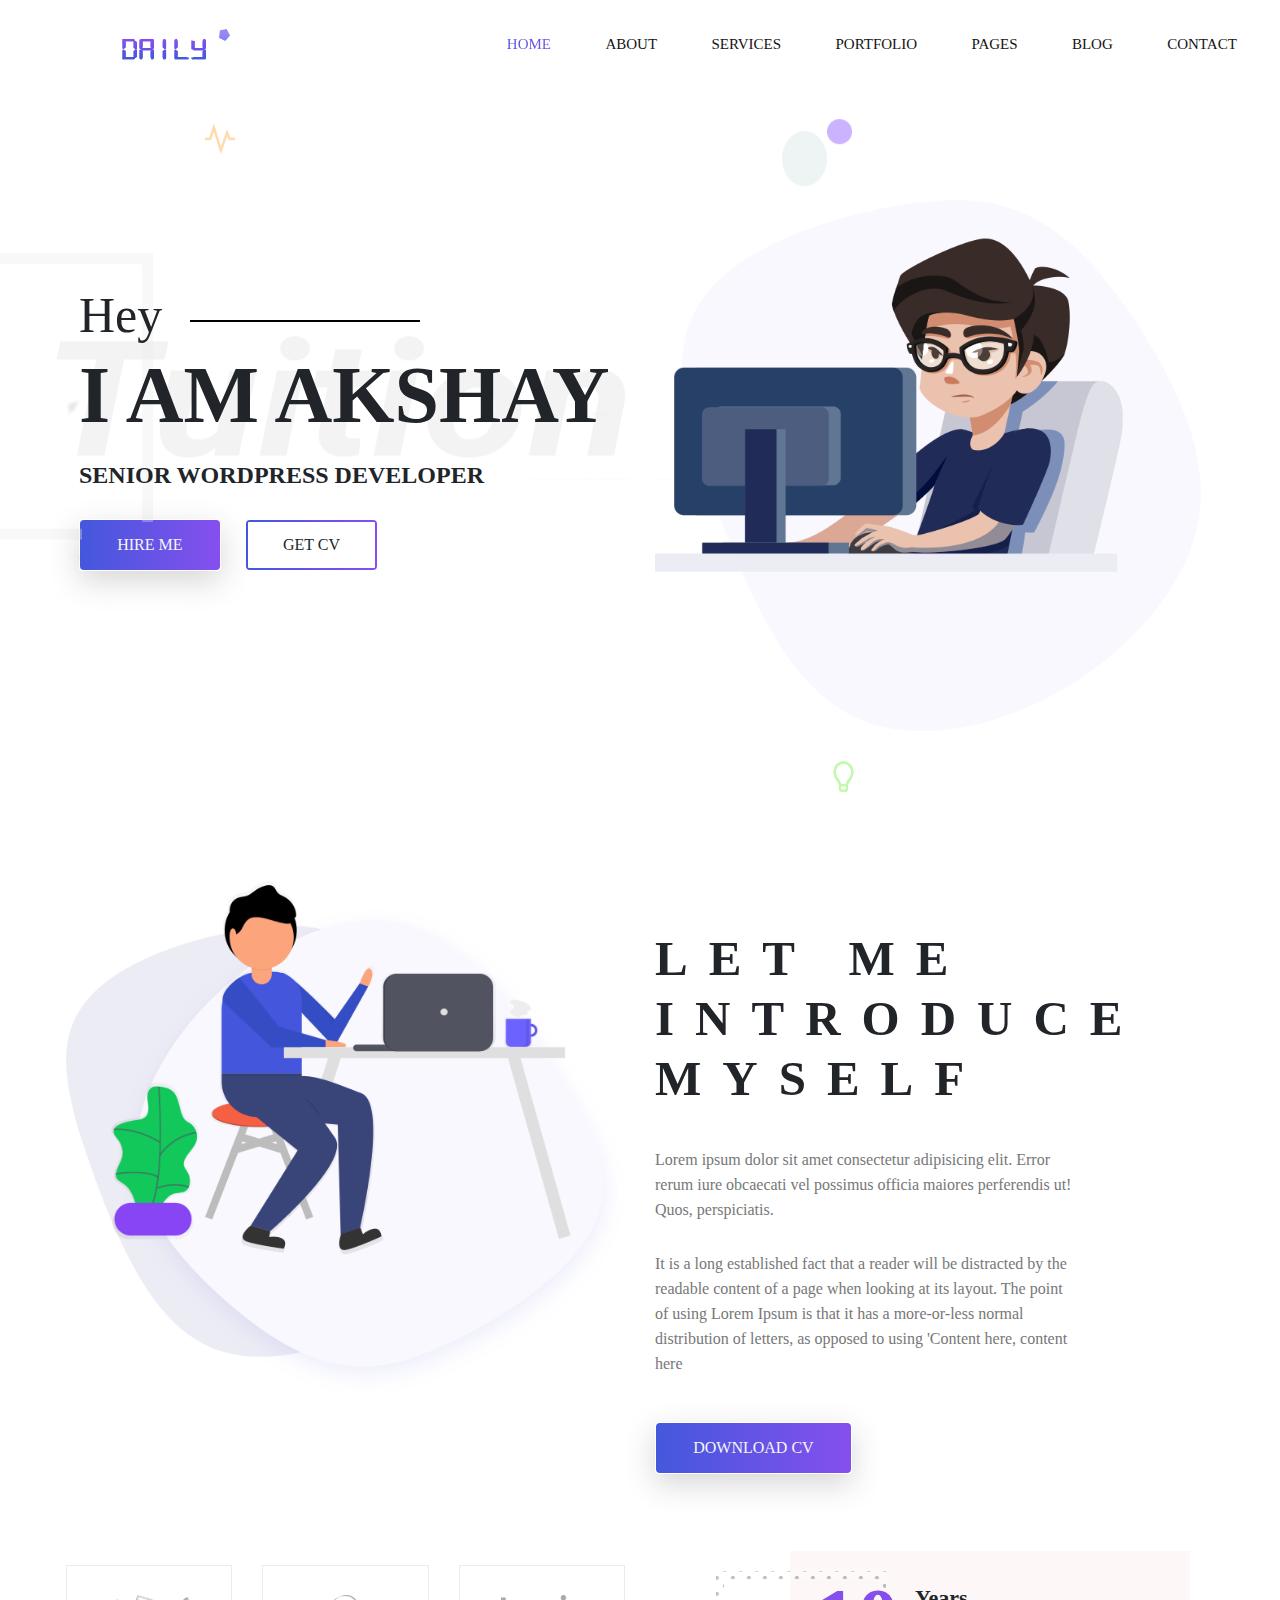
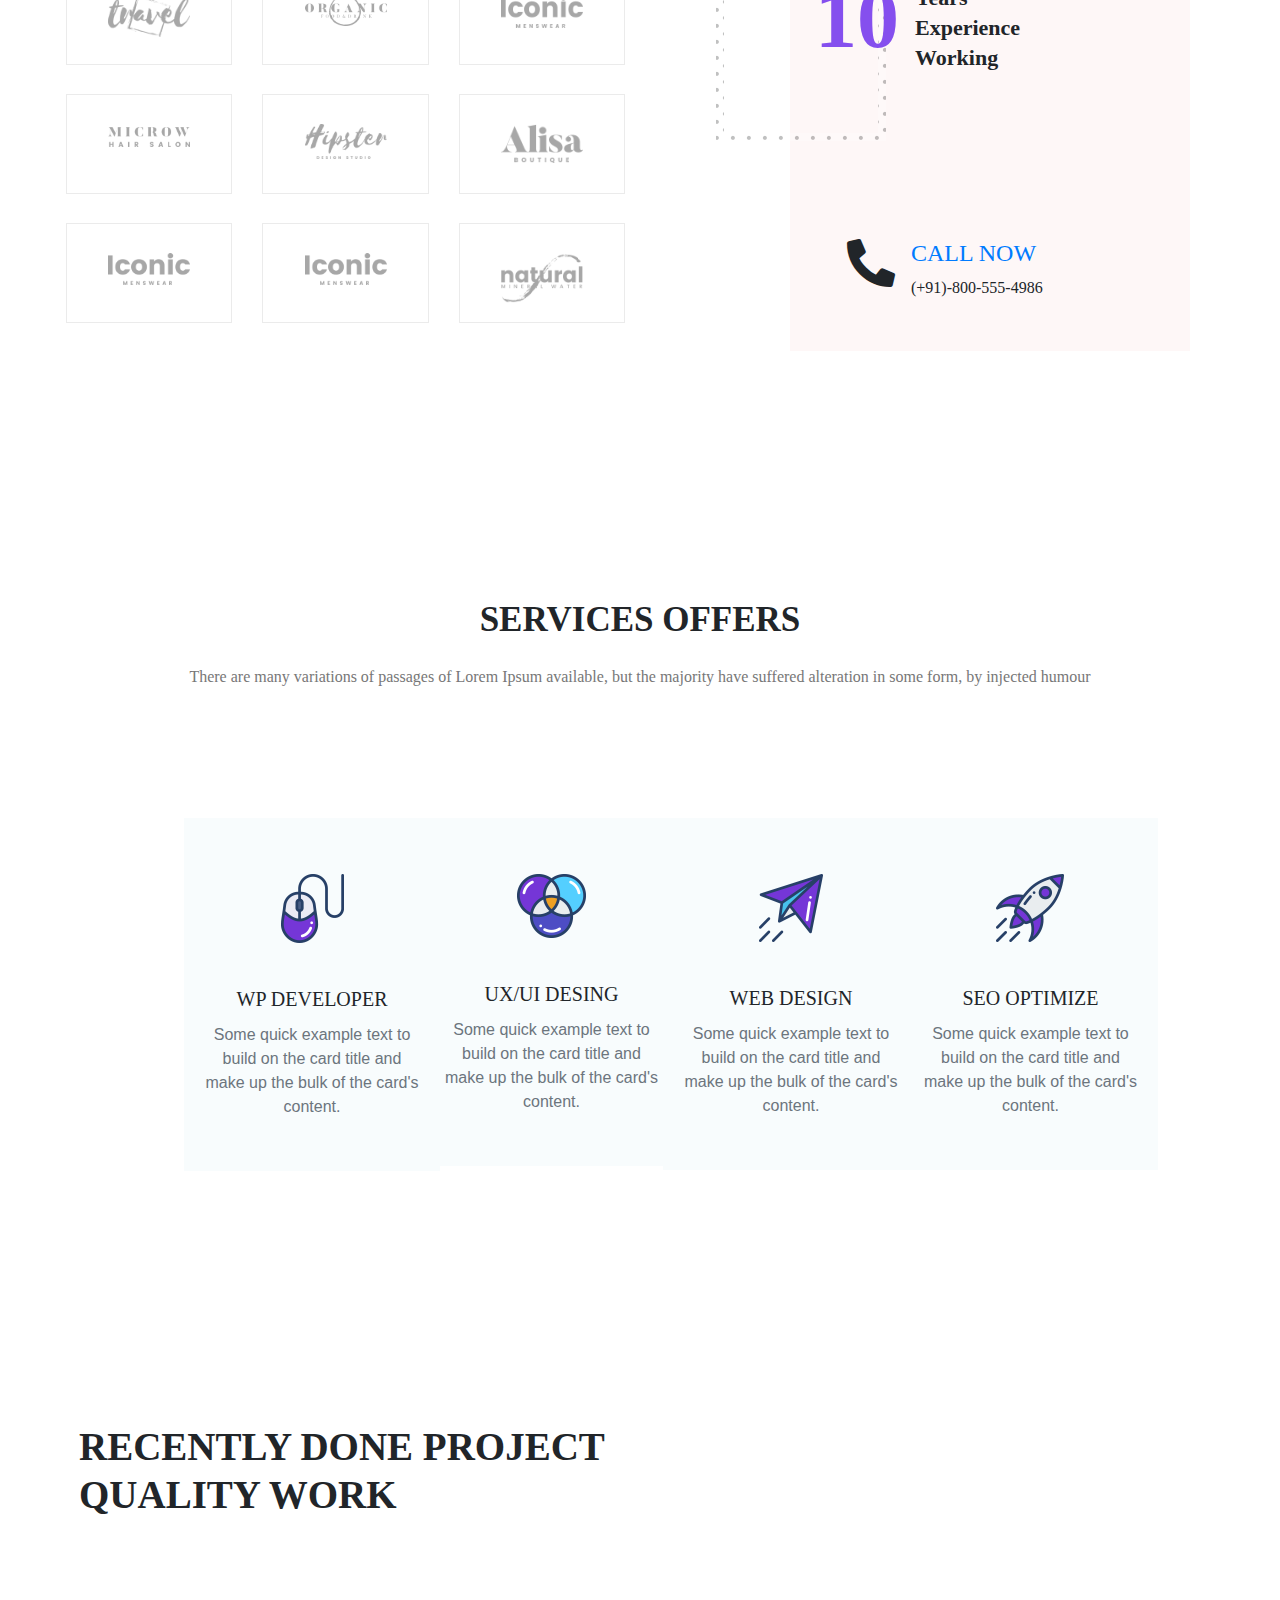
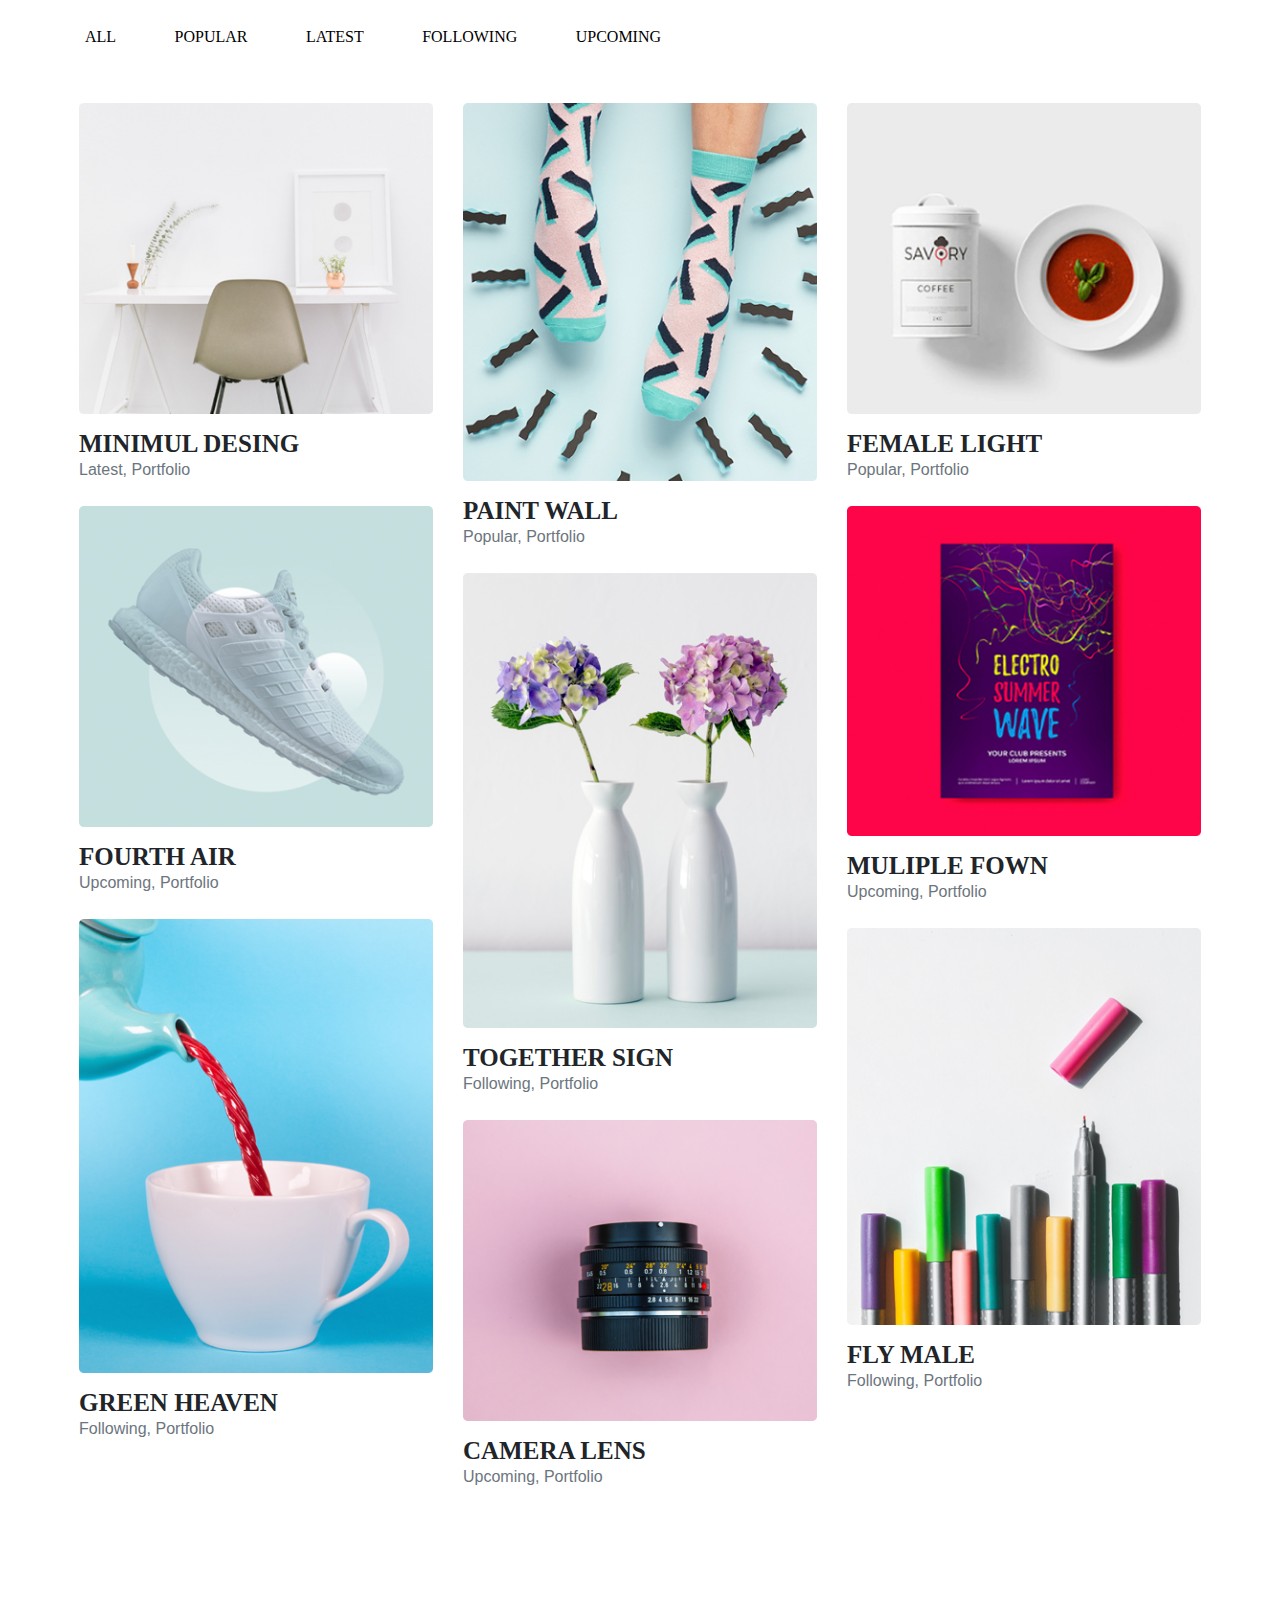
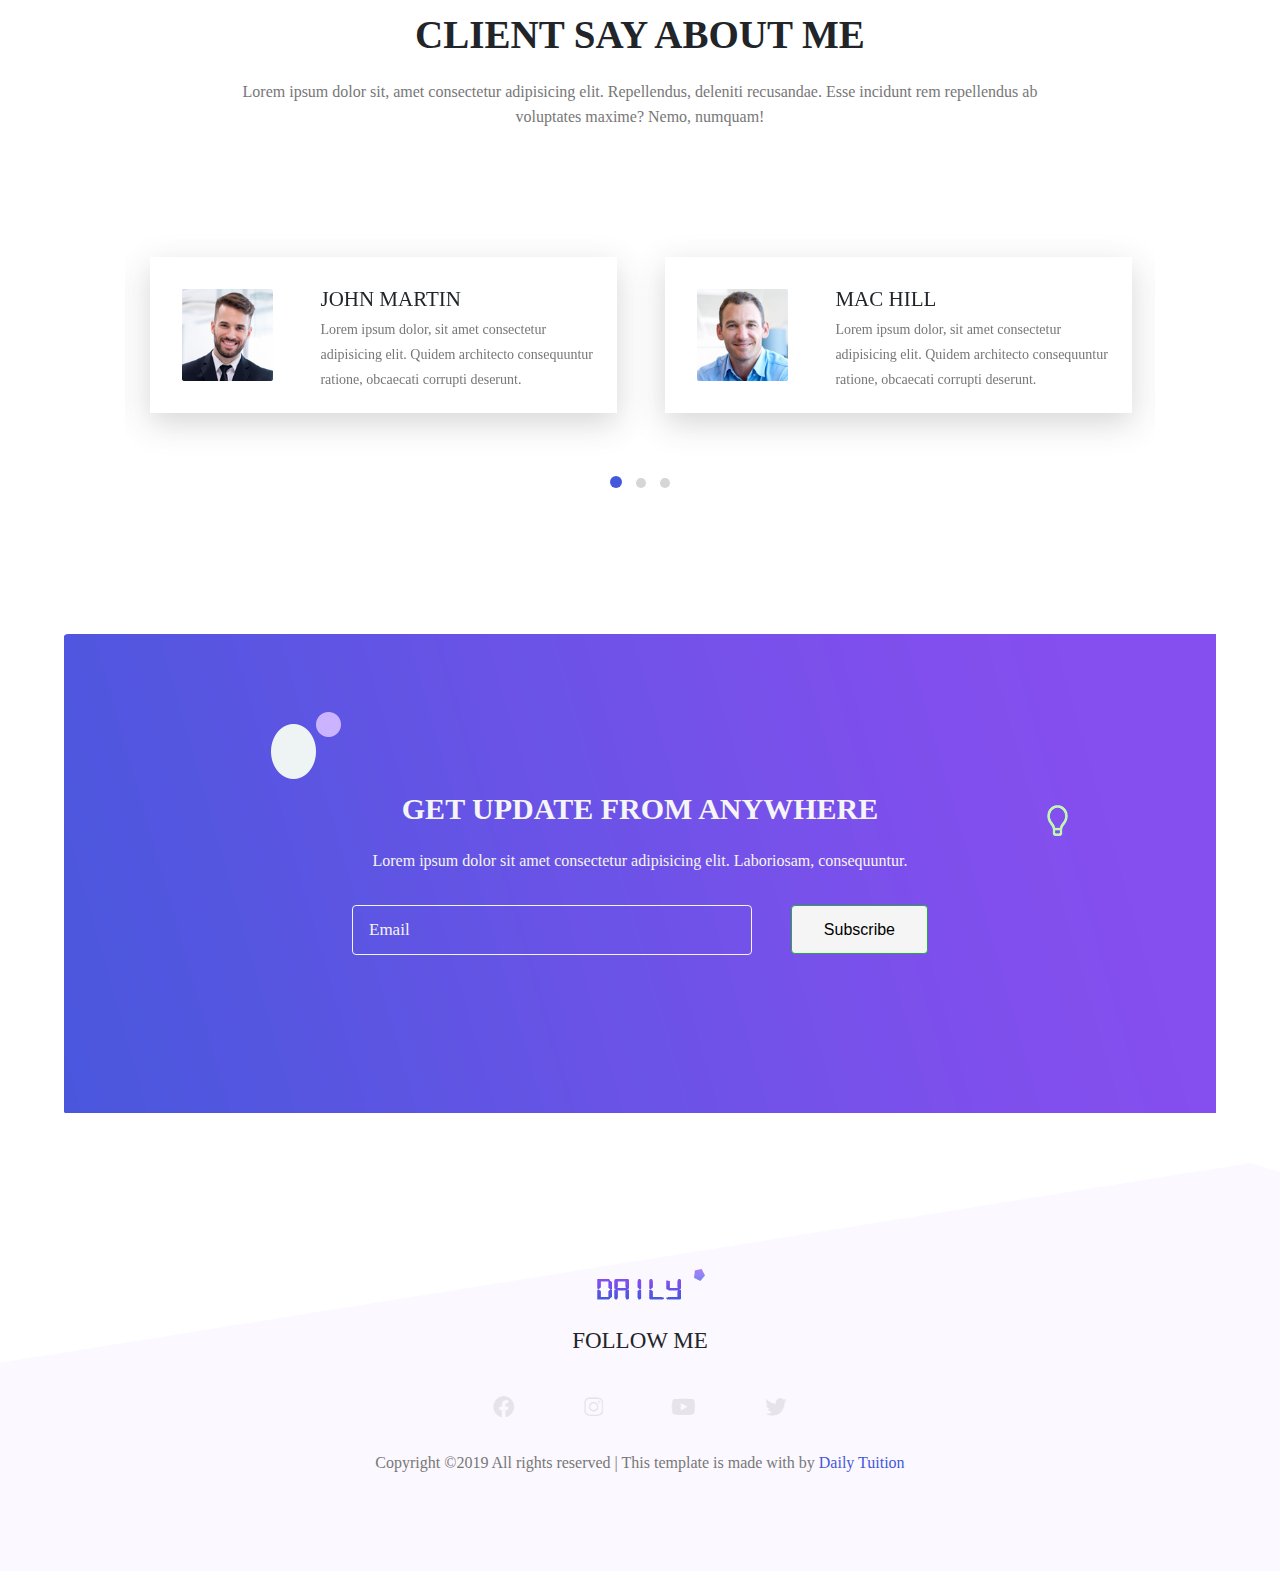
<file: Portfolio-RESPONSIVE/PortFolio_Website-master/Index.html>
<!DOCTYPE html>
<html lang="en">

<head>
    <meta charset="UTF-8">
    <meta name="viewport" content="width=device-width, initial-scale=1.0">
    <meta http-equiv="X-UA-Compatible" content="ie=edge">
    <title>Daily Tuition</title>


    <!--  Bootstrap css file  -->
    <link rel="stylesheet" href="./css/bootstrap.min.css">

    <!--  font awesome icons  -->
    <link rel="stylesheet" href="./css/all.min.css">


    <!--  Magnific Popup css file  -->
    <link rel="stylesheet" href="./vendor/Magnific-Popup/dist/magnific-popup.css">


    <!--  Owl-carousel css file  -->
    <link rel="stylesheet" href="./vendor/owl-carousel/css/owl.carousel.min.css">
    <link rel="stylesheet" href="./vendor/owl-carousel/css/owl.theme.default.min.css">


    <!--  custom css file  -->
    <link rel="stylesheet" href="./css/style.css">

    <!--  Responsive css file  -->
    <link rel="stylesheet" href="./css/responsive.css">

</head>

<body>


    <!--  ======================= Start Header Area ============================== -->

    <header class="header_area">
        <div class="main-menu">
            <nav class="navbar navbar-expand-lg navbar-light">
                <a class="navbar-brand" href="#"><img src="./img/logo.png" alt="logo"></a>
                <button class="navbar-toggler" type="button" data-toggle="collapse" data-target="#navbarNav"
                    aria-controls="navbarNav" aria-expanded="false" aria-label="Toggle navigation">
                    <span class="navbar-toggler-icon"></span>
                </button>
                <div class="collapse navbar-collapse" id="navbarNav">
                    <div class="mr-auto"></div>
                    <ul class="navbar-nav">
                        <li class="nav-item active">
                            <a class="nav-link" href="#">Home <span class="sr-only">(current)</span></a>
                        </li>
                        <li class="nav-item">
                            <a class="nav-link" href="#">about</a>
                        </li>
                        <li class="nav-item">
                            <a class="nav-link" href="#">services</a>
                        </li>
                        <li class="nav-item">
                            <a class="nav-link" href="#">portfolio</a>
                        </li>
                        <li class="nav-item">
                            <a class="nav-link" href="#">pages</a>
                        </li>
                        <li class="nav-item">
                            <a class="nav-link" href="#">blog</a>
                        </li>
                        <li class="nav-item">
                            <a class="nav-link" href="#">contact</a>
                        </li>

                    </ul>
                </div>
            </nav>
        </div>
    </header>

    <!--  ======================= End Header Area ============================== -->

    <!--  ======================= Start Main Area ================================ -->
    <main class="site-main">


        <!--  ======================= Start Banner Area =======================  -->
        <section class="site-banner">
            <div class="container">
                <div class="row">
                    <div class="col-lg-6 col-md-12 site-title">
                        <h3 class="title-text">Hey</h3>
                        <h1 class="title-text text-uppercase">I am Akshay</h1>
                        <h4 class="title-text text-uppercase">Senior Wordpress Developer</h4>
                        <div class="site-buttons">
                            <div class="d-flex flex-row flex-wrap">
                                <button type="button" class="btn button primary-button mr-4 text-uppercase">hire
                                    me</button>
                                <button type="button" class="btn button secondary-button text-uppercase">Get cv</button>
                            </div>
                        </div>
                    </div>
                    <div class="col-lg-6 col-md-12 banner-image">
                        <img src="./img/banner/banner-image.png" alt="banner-img" class="img-fluid">
                    </div>
                </div>
            </div>
        </section>
        <!--  ======================= End Banner Area =======================  -->

        <!--  ========================= About Area ==========================  -->

        <section class="about-area">
            <div class="container-fluid">
                <div class="row">
                    <div class="col-lg-6 col-md-12">
                        <div class="about-image">
                            <img src="./img/about-us.png" alt="About us" class="img-fluid">
                        </div>
                    </div>
                    <div class="col-lg-6 col-md-12 about-title">
                        <h2 class="text-uppercase pt-5">
                            <span>Let me</span>
                            <span>introduce</span>
                            <span>myself</span>
                        </h2>
                        <div class="paragraph py-4 w-75">
                            <p class="para">
                                Lorem ipsum dolor sit amet consectetur adipisicing elit. Error rerum iure obcaecati vel
                                possimus officia maiores perferendis ut! Quos, perspiciatis.
                            </p>
                            <p class="para">
                                It is a long established fact that a reader will be distracted by the readable content
                                of a page when looking at its layout. The point of using Lorem Ipsum is that it has a
                                more-or-less normal distribution of letters, as opposed to using 'Content here, content
                                here
                            </p>
                        </div>
                        <button type="button" class="btn button primary-button text-uppercase">Download cv</button>
                    </div>
                </div>
            </div>
        </section>

        <!--  ========================= End About Area ==========================  -->

        <!--  ======================== Brand Area ==============================  -->

        <section class="brand-area">
            <div class="container-fluid">
                <div class="row">
                    <div class="col-xl-6 col-lg-12 col-md-12">
                        <div class="first-row row">
                            <div class="col-lg-4 col-md-6 col-sm-6">
                                <div class="single-brand">
                                    <img src="./img/brands/logo1.png" alt="Brand-1 ">
                                </div>
                            </div>
                            <div class="col-lg-4 col-md-6 col-sm-6">
                                <div class="single-brand">
                                    <img src="./img/brands/logo2.png" alt="Brand-2 ">
                                </div>
                            </div>
                            <div class="col-lg-4 col-md-6 col-sm-6">
                                <div class="single-brand">
                                    <img src="./img/brands/logo3.png" alt="Brand-3 ">
                                </div>
                            </div>
                            <div class="col-lg-4 col-md-6 col-sm-6">
                                <div class="single-brand">
                                    <img src="./img/brands/logo4.png" alt="Brand-4">
                                </div>
                            </div>
                            <div class="col-lg-4 col-md-6 col-sm-6">
                                <div class="single-brand">
                                    <img src="./img/brands/logo5.png" alt="Brand-5 ">
                                </div>
                            </div>
                            <div class="col-lg-4 col-md-6 col-sm-6">
                                <div class="single-brand">
                                    <img src="./img/brands/logo6.png" alt="Brand-6">
                                </div>
                            </div>
                            <div class="col-lg-4 col-md-6 col-sm-6">
                                <div class="single-brand">
                                    <img src="./img/brands/logo7.png" alt="Brand-7 ">
                                </div>
                            </div>
                            <div class="col-lg-4 col-md-6 col-sm-6">
                                <div class="single-brand">
                                    <img src="./img/brands/logo8.png" alt="Brand-8 ">
                                </div>
                            </div>
                            <div class="col-lg-4 col-md-6 col-sm-6">
                                <div class="single-brand">
                                    <img src="./img/brands/logo9.png" alt="Brand-9">
                                </div>
                            </div>
                        </div>
                    </div>
                    <div class="col-xl-6 col-lg-12 col-md-12">
                        <div class="experience-area">
                            <div class="d-flex flex-row years-area">
                                <h2 class="p-3 years">10</h2>
                                <h2>
                                    <span>Years</span>
                                    <span>Experience</span>
                                    <span>Working</span>
                                </h2>
                            </div>
                            <div class="d-flex flex-row flex-wrap call-area">
                                <span><i class="fas fa-phone-alt fa-3x px-3"></i></span>
                                <div class="call-now">
                                    <a href="#" class="text-uppercase h4 font-roboto">Call Now</a>
                                    <span class="font-roboto py-2">(+91)-800-555-4986</span>
                                </div>
                            </div>
                            <div class="bg-panel"></div>
                        </div>
                    </div>
                </div>
            </div>
        </section>

        <!--  ======================== End Brand Area ==============================  -->

        <!--  ====================== Start Services Area =============================  -->

        <section class="services-area">
            <div class="container">
                <div class="row">
                    <div class="col-lg-12 text-center services-title">
                        <h1 class="text-uppercase title-text">Services Offers</h1>
                        <p class="para">
                            There are many variations of passages of Lorem Ipsum available, but the majority have
                            suffered alteration in some form, by injected humour
                        </p>
                    </div>
                </div>
                <div class="container services-list">
                    <div class="row">
                        <div class="col-lg-3 col-md-6 col-sm-12">
                            <div class="services">
                                <div class="sevices-img text-center py-4">
                                    <img src="./img/services/s1.png" alt="Services-1">
                                </div>
                                <div class="card-body text-center">
                                    <h5 class="card-title text-uppercase font-roboto">Wp developer</h5>
                                    <p class="card-text text-secondary">
                                        Some quick example text to build on the card
                                        title and make up
                                        the bulk of the card's content.
                                    </p>
                                </div>
                            </div>
                        </div>
                        <div class="col-lg-3 col-md-6 col-sm-12">
                            <div class="services">
                                <div class="sevices-img text-center py-4">
                                    <img src="./img/services/s2.png" alt="Services-2">
                                </div>
                                <div class="card-body text-center">
                                    <h5 class="card-title text-uppercase font-roboto">ux/ui desing</h5>
                                    <p class="card-text text-secondary">
                                        Some quick example text to build on the card
                                        title and make up
                                        the bulk of the card's content.
                                    </p>
                                </div>
                            </div>
                        </div>
                        <div class="col-lg-3 col-md-6 col-sm-12">
                            <div class="services">
                                <div class="sevices-img text-center py-4">
                                    <img src="./img/services/s3.png" alt="Services-3">
                                </div>
                                <div class="card-body text-center">
                                    <h5 class="card-title text-uppercase font-roboto">web design</h5>
                                    <p class="card-text text-secondary">
                                        Some quick example text to build on the card
                                        title and make up
                                        the bulk of the card's content.
                                    </p>
                                </div>
                            </div>
                        </div>
                        <div class="col-lg-3 col-md-6 col-sm-12">
                            <div class="services">
                                <div class="sevices-img text-center py-4">
                                    <img src="./img/services/s4.png" alt="Services-4">
                                </div>
                                <div class="card-body text-center">
                                    <h5 class="card-title text-uppercase font-roboto">seo optimize</h5>
                                    <p class="card-text text-secondary">
                                        Some quick example text to build on the card
                                        title and make up
                                        the bulk of the card's content.
                                    </p>
                                </div>
                            </div>
                        </div>
                    </div>
                </div>
            </div>
        </section>

        <!--  ====================== End Services Area =============================  -->

        <!--  ======================= Project Area =============================  -->

        <section class="project-area">
            <div class="container">
                <div class="project-title pb-5">
                    <h1 class="text-uppercase title-h1">Recently Done Project</h1>
                    <h1 class="text-uppercase title-h1">Quality Work</h1>
                </div>

                <div class="button-group">
                    <button type="button" class="active" id="btn1" data-filter="*">All</button>
                    <button type="button" data-filter=".popular">Popular</button>
                    <button type="button" data-filter=".latest">Latest</button>
                    <button type="button" data-filter=".following">Following</button>
                    <button type="button" data-filter=".upcoming">Upcoming</button>
                </div>

                <div class="row grid">
                    <div class="col-lg-4 col-md-6 col-sm-12 element-item latest">
                        <div class="our-project">
                            <div class="img">
                                <a class="test-popup-link" href="./img/portfolio/p1.jpg">
                                    <img src="./img/portfolio/p1.jpg" alt="portfolio-1" class="img-fluid">
                                </a>
                            </div>
                            <div class="title py-4">
                                <h4 class="text-uppercase">Minimul Desing</h4>
                                <span class="text-secondary">Latest, Portfolio</span>
                            </div>
                        </div>
                    </div>
                    <div class="col-lg-4 col-md-6 col-sm-12 element-item popular">
                        <div class="our-project">
                            <div class="img">
                                <a class="test-popup-link" href="./img/portfolio/p2.jpg">
                                    <img src="./img/portfolio/p2.jpg" alt="portfolio-2" class="img-fluid">
                                </a>
                            </div>
                            <div class="title py-4">
                                <h4 class="text-uppercase">Paint Wall</h4>
                                <span class="text-secondary">Popular, Portfolio</span>
                            </div>
                        </div>
                    </div>
                    <div class="col-lg-4 col-md-6 col-sm-12 element-item popular">
                        <div class="our-project">
                            <div class="img">
                                <a class="test-popup-link" href="./img/portfolio/p3.jpg">
                                    <img src="./img/portfolio/p3.jpg" alt="portfolio-3" class="img-fluid">
                                </a>
                            </div>
                            <div class="title py-4">
                                <h4 class="text-uppercase">Female light</h4>
                                <span class="text-secondary">Popular, Portfolio</span>
                            </div>
                        </div>
                    </div>
                    <div class="col-lg-4 col-md-6 col-sm-12 element-item upcoming">
                        <div class="our-project">
                            <div class="img">
                                <a class="test-popup-link" href="./img/portfolio/p4.jpg">
                                    <img src="./img/portfolio/p4.jpg" alt="portfolio-4" class="img-fluid">
                                </a>
                            </div>
                            <div class="title py-4">
                                <h4 class="text-uppercase">Fourth Air</h4>
                                <span class="text-secondary">Upcoming, Portfolio</span>
                            </div>
                        </div>
                    </div>
                    <div class="col-lg-4 col-md-6 col-sm-12 element-item upcoming">
                        <div class="our-project">
                            <div class="img">
                                <a class="test-popup-link" href="./img/portfolio/p5.jpg">
                                    <img src="./img/portfolio/p5.jpg" alt="portfolio-5" class="img-fluid">
                                </a>
                            </div>
                            <div class="title py-4">
                                <h4 class="text-uppercase">Muliple fown</h4>
                                <span class="text-secondary">Upcoming, Portfolio</span>
                            </div>
                        </div>
                    </div>
                    <div class="col-lg-4 col-md-6 col-sm-12 element-item following">
                        <div class="our-project">
                            <div class="img">
                                <a class="test-popup-link" href="./img/portfolio/p6.jpg">
                                    <img src="./img/portfolio/p6.jpg" alt="portfolio-6" class="img-fluid">
                                </a>
                            </div>
                            <div class="title py-4">
                                <h4 class="text-uppercase">Together sign</h4>
                                <span class="text-secondary">Following, Portfolio</span>
                            </div>
                        </div>
                    </div>
                    <div class="col-lg-4 col-md-6 col-sm-12 element-item following">
                        <div class="our-project">
                            <div class="img">
                                <a class="test-popup-link" href="./img/portfolio/p7.jpg">
                                    <img src="./img/portfolio/p7.jpg" alt="portfolio-7" class="img-fluid">
                                </a>
                            </div>
                            <div class="title py-4">
                                <h4 class="text-uppercase">Green Heaven</h4>
                                <span class="text-secondary">Following, Portfolio</span>
                            </div>
                        </div>
                    </div>
                    <div class="col-lg-4 col-md-6 col-sm-12 element-item following">
                        <div class="our-project">
                            <div class="img">
                                <a class="test-popup-link" href="./img/portfolio/p8.jpg">
                                    <img src="./img/portfolio/p8.jpg" alt="portfolio-8" class="img-fluid">
                                </a>
                            </div>
                            <div class="title py-4">
                                <h4 class="text-uppercase">Fly Male</h4>
                                <span class="text-secondary">Following, Portfolio</span>
                            </div>
                        </div>
                    </div>
                    <div class="col-lg-4 col-md-6 col-sm-12 element-item upcoming">
                        <div class="our-project">
                            <div class="img">
                                <a class="test-popup-link" href="./img/portfolio/p9.jpg">
                                    <img src="./img/portfolio/p9.jpg" alt="portfolio-9" class="img-fluid">
                                </a>
                            </div>
                            <div class="title py-4">
                                <h4 class="text-uppercase">Camera Lens</h4>
                                <span class="text-secondary">Upcoming, Portfolio</span>
                            </div>
                        </div>
                    </div>
                </div>
            </div>
        </section>

        <!--  ======================= End Project Area =============================  -->

        <!--  ======================== About Me Area ==============================  -->

        <section class="about-area">
            <div class="container">
                <div class="row text-center">
                    <div class="col-12">
                        <div class="about-title">
                            <h1 class="text-uppercase title-h1">Client Say about me</h1>
                            <p class="para">
                                Lorem ipsum dolor sit, amet consectetur adipisicing elit. Repellendus, deleniti
                                recusandae. Esse incidunt rem repellendus ab voluptates maxime? Nemo, numquam!
                            </p>
                        </div>
                    </div>
                </div>
            </div>

            <div class="container carousel py-lg-5">
                <div class="owl-carousel owl-theme">
                    <div class="client row">
                        <div class="col-lg-4 col-md-12 client-img">
                            <img src="./img/testimonials/t1.jpg" alt="img1" class="img-fluid">
                        </div>
                        <div class="col-lg-8 col-md-12 about-client">
                            <h4 class="text-uppercase">John Martin</h4>
                            <p class="para">Lorem ipsum dolor, sit amet consectetur adipisicing elit. Quidem architecto
                                consequuntur ratione, obcaecati corrupti deserunt.</p>
                        </div>
                    </div>
                    <div class="client row">
                        <div class="col-lg-4 col-md-12 client-img">
                            <img src="./img/testimonials/t2.jpg" alt="img2" class="img-fluid">
                        </div>
                        <div class="col-lg-8 col-md-12 about-client">
                            <h4 class="text-uppercase">Mac Hill</h4>
                            <p class="para">Lorem ipsum dolor, sit amet consectetur adipisicing elit. Quidem architecto
                                consequuntur ratione, obcaecati corrupti deserunt.</p>
                        </div>
                    </div>
                    <div class="client row">
                        <div class="col-lg-4 col-md-12 client-img">
                            <img src="./img/testimonials/t1.jpg" alt="img1" class="img-fluid">
                        </div>
                        <div class="col-lg-8 col-md-12 about-client">
                            <h4 class="text-uppercase">John Martin</h4>
                            <p class="para">Lorem ipsum dolor, sit amet consectetur adipisicing elit. Quidem architecto
                                consequuntur ratione, obcaecati corrupti deserunt.</p>
                        </div>
                    </div>
                    <div class="client row">
                        <div class="col-lg-4 col-md-12 client-img">
                            <img src="./img/testimonials/t2.jpg" alt="img2" class="img-fluid">
                        </div>
                        <div class="col-lg-8 col-md-12 about-client">
                            <h4 class="text-uppercase">Mac Hill</h4>
                            <p class="para">Lorem ipsum dolor, sit amet consectetur adipisicing elit. Quidem architecto
                                consequuntur ratione, obcaecati corrupti deserunt.</p>
                        </div>
                    </div>
                    <div class="client row">
                        <div class="col-lg-4 col-md-12 client-img">
                            <img src="./img/testimonials/t1.jpg" alt="img1" class="img-fluid">
                        </div>
                        <div class="col-lg-8 col-md-12 about-client">
                            <h4 class="text-uppercase">John Martin</h4>
                            <p class="para">Lorem ipsum dolor, sit amet consectetur adipisicing elit. Quidem architecto
                                consequuntur ratione, obcaecati corrupti deserunt.</p>
                        </div>
                    </div>
                    <div class="client row">
                        <div class="col-lg-4 col-md-12 client-img">
                            <img src="./img/testimonials/t2.jpg" alt="img2" class="img-fluid">
                        </div>
                        <div class="col-lg-8 col-md-12 about-client">
                            <h4 class="text-uppercase">Mac Hill</h4>
                            <p class="para">Lorem ipsum dolor, sit amet consectetur adipisicing elit. Quidem architecto
                                consequuntur ratione, obcaecati corrupti deserunt.</p>
                        </div>
                    </div>
                </div>
            </div>

        </section>

        <!--  ======================== End About Me Area ==============================  -->

        <!--  ========================== Subscribe me Area ============================  -->
        <section class="subscribe-us-area">
            <div class="container subscribe">
                <div class="row">
                    <div class="col-lg-12 text-center subscribe-title">
                        <h4 class="text-uppercase">Get Update From anywhere</h4>
                        <p class="para">Lorem ipsum dolor sit amet consectetur adipisicing elit. Laboriosam,
                            consequuntur.</p>
                    </div>
                </div>
                <div class="d-sm-flex justify-content-center">
                    <form class="w-50">
                        <div class="row d-flex flex-row flex-wrap">
                            <div class="col input-textbox">
                                <input type="text" id="txtemail" class="form-control" placeholder="Email">
                            </div>
                            <div class="col">
                                <div class="btn-submit">
                                    <button type="submit" class="btn btn-success float-right">Subscribe</button>
                                </div>
                            </div>
                        </div>
                    </form>
                </div>
            </div>
        </section>
        <!--  ========================== End Subscribe me Area ============================  -->


    </main>
    <!--  ======================= End Main Area ================================ -->

    <footer class="footer-area">
        <div class="container">
            <div class="">
                <div class="site-logo text-center py-4">
                    <a href="#"><img src="./img/logo.png" alt="logo"></a>
                </div>
                <div class="social text-center">
                    <h5 class="text-uppercase">Follow me</h5>
                    <a href="#"><i class="fab fa-facebook"></i></a>
                    <a href="#"><i class="fab fa-instagram"></i></a>
                    <a href="#"><i class="fab fa-youtube"></i></a>
                    <a href="#"><i class="fab fa-twitter"></i></a>
                </div>
                <div class="copyrights text-center">
                    <p class="para">
                        Copyright ©2019 All rights reserved | This template is made with by
                        <a href="#"><span style="color: var(--primary-color);">Daily Tuition</span></a>
                    </p>
                </div>
            </div>
        </div>
    </footer>


    <!--  Jquery js file  -->
    <script src="./js/jquery.3.4.1.js"></script>

    <!--  Bootstrap js file  -->
    <script src="./js/bootstrap.min.js"></script>

    <!--  isotope js library  -->
    <script src="./vendor/isotope/isotope.min.js"></script>

    <!--  Magnific popup script file  -->
    <script src="./vendor/Magnific-Popup/dist/jquery.magnific-popup.min.js"></script>

    <!--  Owl-carousel js file  -->
    <script src="./vendor/owl-carousel/js/owl.carousel.min.js"></script>

    <!--  custom js file  -->
    <script src="./js/main.js"></script>


</body>

</html>
</file>
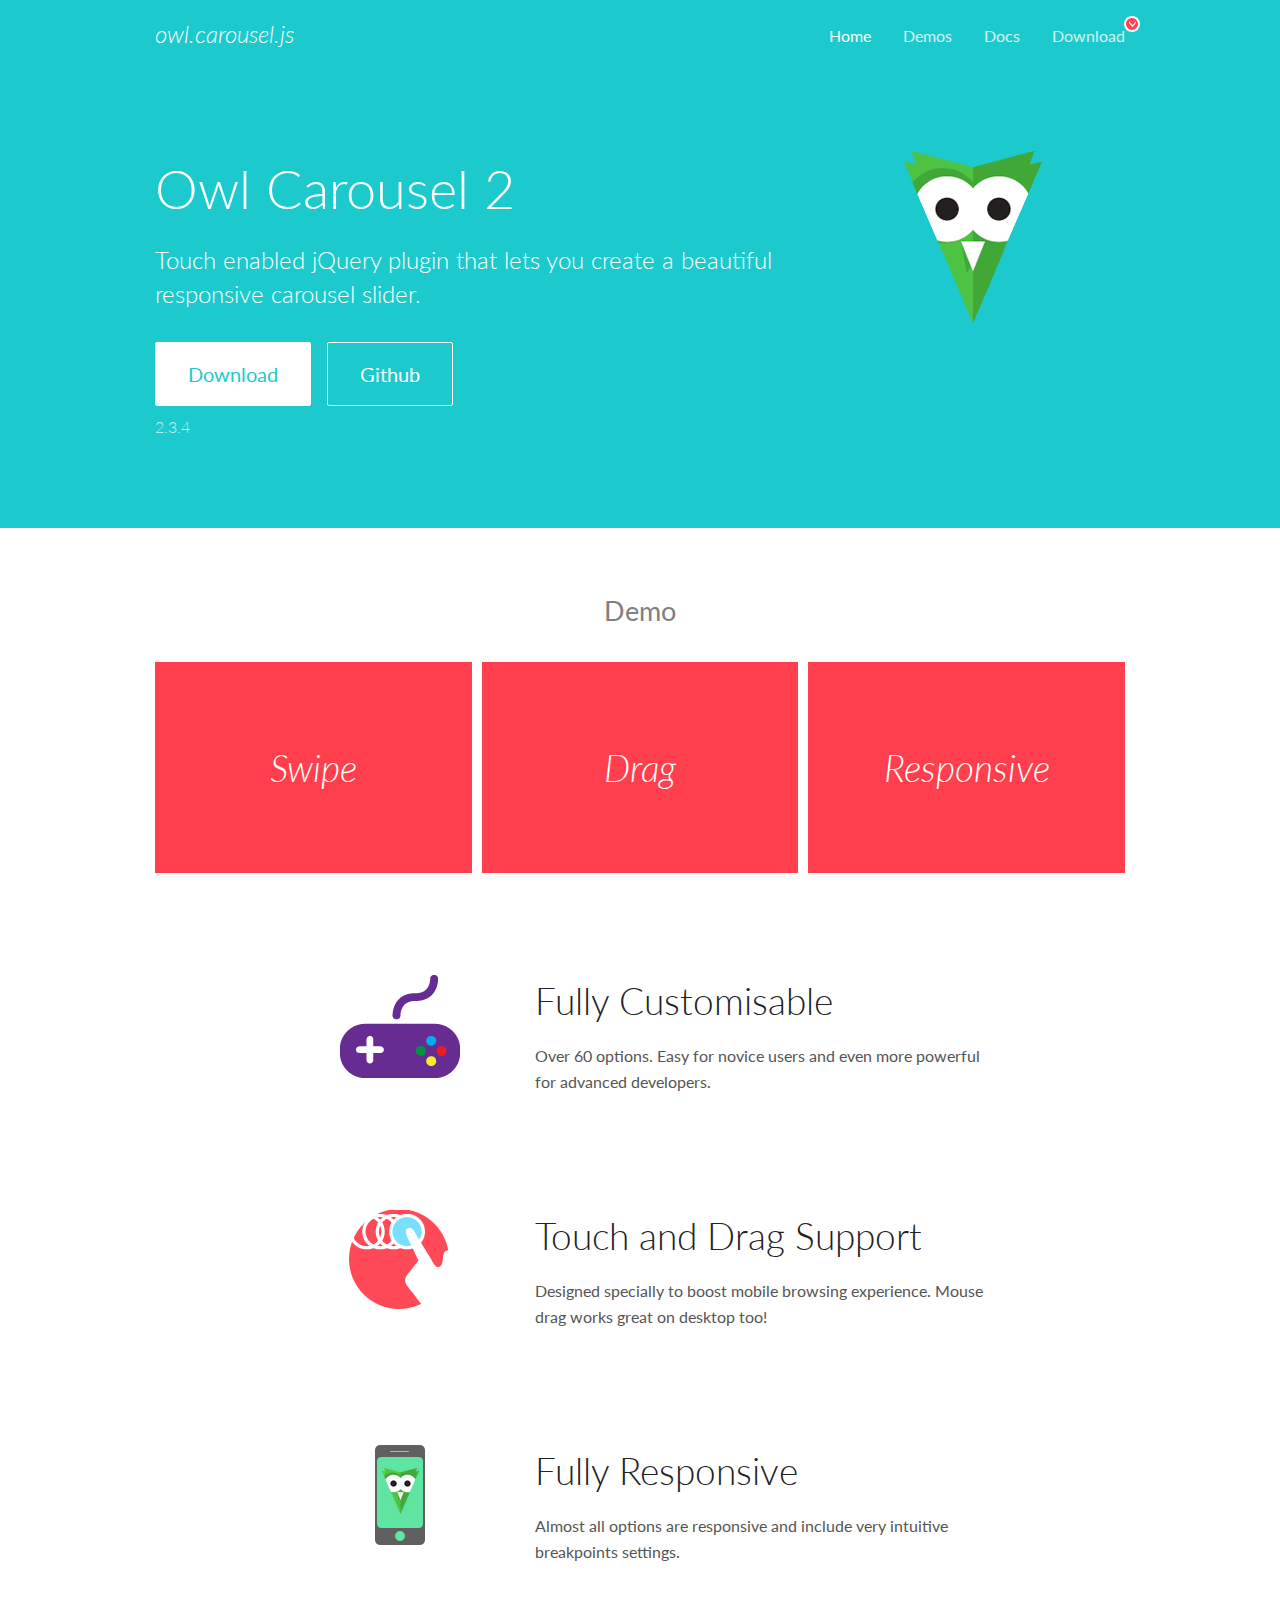
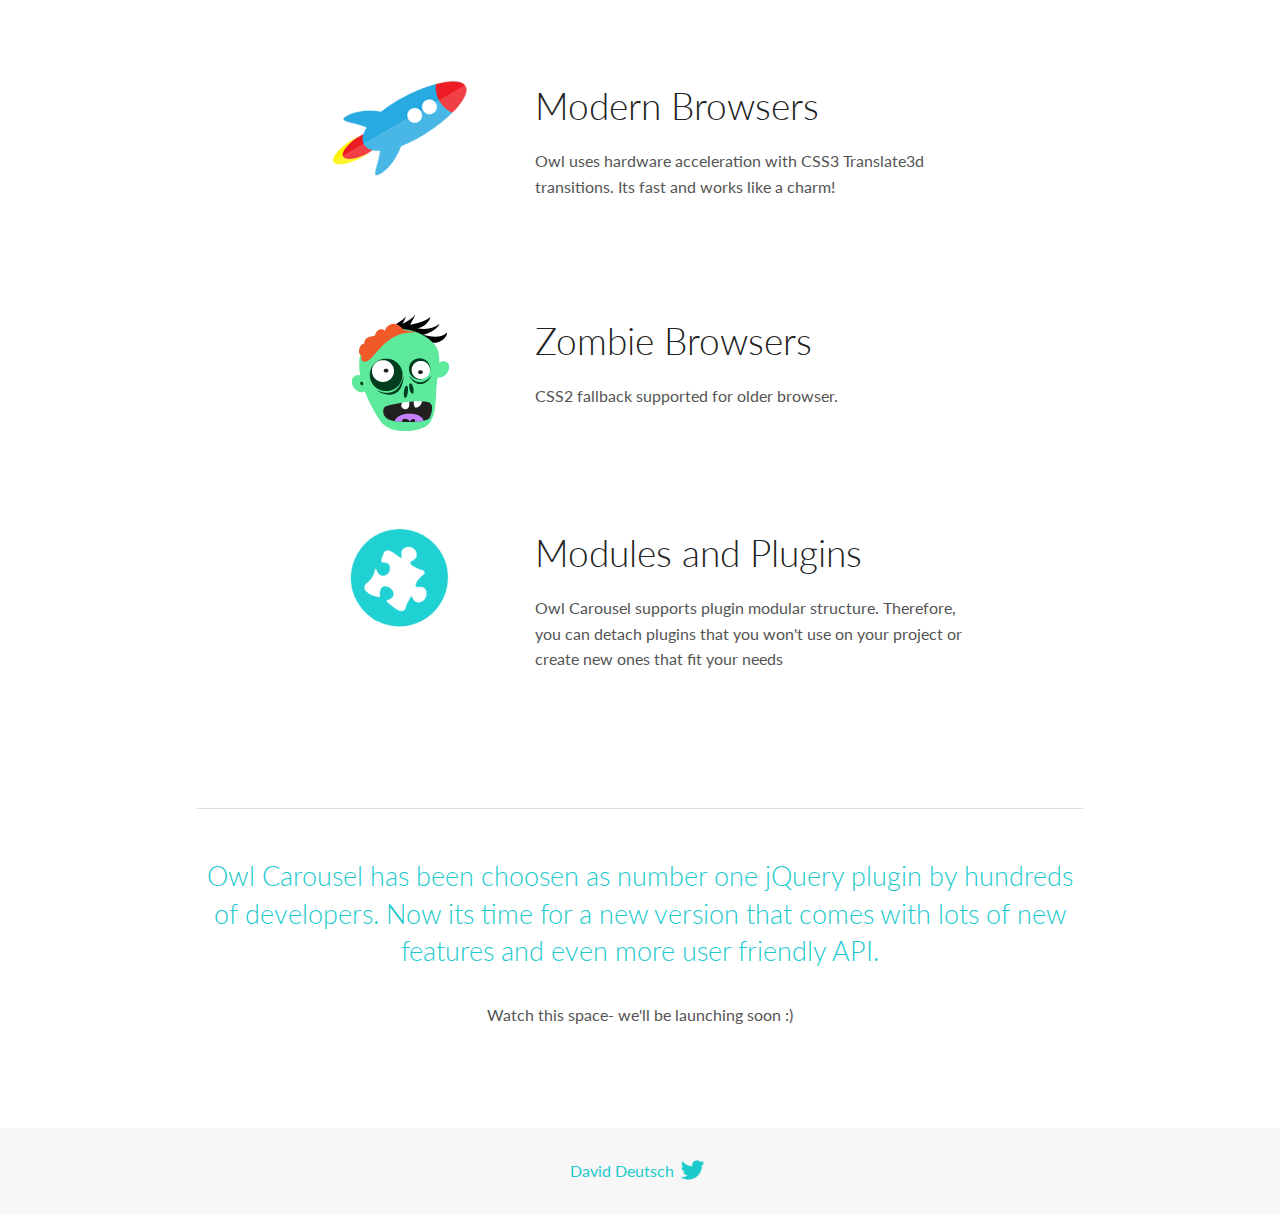
<file: Portfolio-RESPONSIVE/OwlCarousel2-2.3.4/docs/index.html>
<!DOCTYPE html>
<html lang="en">
  <head>

    <!-- head -->
    <meta charset="utf-8">
    <meta name="msapplication-tap-highlight" content="no" />
    <meta name="viewport" content="width=device-width, initial-scale=1.0" />
    <meta name="description" content="Touch enabled jQuery plugin that lets you create beautiful responsive carousel slider.">
    <meta name="author" content="David Deutsch">
    <title>
      Home | Owl Carousel | 2.3.4
    </title>

    <!-- Stylesheets -->
    <link href='https://fonts.googleapis.com/css?family=Lato:300,400,700,400italic,300italic' rel='stylesheet' type='text/css'>
    <link rel="stylesheet" href="assets/css/docs.theme.min.css">

    <!-- Owl Stylesheets -->
    <link rel="stylesheet" href="assets/owlcarousel/assets/owl.carousel.min.css">
    <link rel="stylesheet" href="assets/owlcarousel/assets/owl.theme.default.min.css">

    <!-- HTML5 shim and Respond.js IE8 support of HTML5 elements and media queries -->

    <!--[if lt IE 9]>
      <script src="https://oss.maxcdn.com/libs/html5shiv/3.7.0/html5shiv.js"></script>
      <script src="https://oss.maxcdn.com/libs/respond.js/1.3.0/respond.min.js"></script>
    <![endif]-->

    <!-- Favicons -->
    <link rel="apple-touch-icon-precomposed" sizes="144x144" href="assets/ico/apple-touch-icon-144-precomposed.png">
    <link rel="shortcut icon" href="assets/ico/favicon.png">
    <link rel="shortcut icon" href="favicon.ico">

    <!-- Yeah i know js should not be in header. Its required for demos.-->

    <!-- javascript -->
    <script src="assets/vendors/jquery.min.js"></script>
    <script src="assets/owlcarousel/owl.carousel.js"></script>
  </head>
  <body>

    <!-- header -->
    <header class="header">
      <div class="row">
        <div class="large-12 columns">
          <div class="brand left">
            <h3>
              <a href="/OwlCarousel2/">owl.carousel.js</a> 
            </h3>
          </div>
          <a id="toggle-nav" class="right">
            <span></span> <span></span> <span></span> 
          </a> 
          <div class="nav-bar">
            <ul class="clearfix">
              <li class="active">
                <a href="/OwlCarousel2/index.html">Home</a> 
              </li>
              <li> <a href="/OwlCarousel2/demos/demos.html">Demos</a>  </li>
              <li> <a href="/OwlCarousel2/docs/started-welcome.html">Docs</a>  </li>
              <li>
                <a href="https://github.com/OwlCarousel2/OwlCarousel2/archive/2.3.4.zip">Download</a> 
                <span class="download"></span> 
              </li>
            </ul>
          </div>
        </div>
      </div>
    </header>

    <!-- home panel -->
    <section id="hero">
      <div class="row">
        <div class="large-8 medium-8 columns">
          <h1>Owl Carousel 2</h1>
          <h4>Touch enabled jQuery plugin that lets you create a beautiful responsive carousel slider.</h4>
          <a href="https://github.com/OwlCarousel2/OwlCarousel2/archive/2.3.4.zip" class="hero-button">Download</a> 
          <a href="https://github.com/OwlCarousel2/OwlCarousel2" class="hero-button outline">Github</a> 
          <p>2.3.4</p>
        </div>
        <div class="large-4 medium-4 columns">
          <img class="owl-logo" src="assets/img/owl-logo.png" alt="mr. Owl">
        </div>
      </div>
    </section>

    <!-- body -->
    <div class="home-demo">
      <div class="row">
        <div class="large-12 columns">
          <h3>Demo</h3>
          <div class="owl-carousel">
            <div class="item">
              <h2>Swipe</h2>
            </div>
            <div class="item">
              <h2>Drag</h2>
            </div>
            <div class="item">
              <h2>Responsive</h2>
            </div>
            <div class="item">
              <h2>CSS3</h2>
            </div>
            <div class="item">
              <h2>Fast</h2>
            </div>
            <div class="item">
              <h2>Easy</h2>
            </div>
            <div class="item">
              <h2>Free</h2>
            </div>
            <div class="item">
              <h2>Upgradable</h2>
            </div>
            <div class="item">
              <h2>Tons of options</h2>
            </div>
            <div class="item">
              <h2>Infinity</h2>
            </div>
            <div class="item">
              <h2>Auto Width</h2>
            </div>
          </div>
        </div>
      </div>
    </div>
    <script>
      var owl = $('.owl-carousel');
      owl.owlCarousel({
        margin: 10,
        loop: true,
        responsive: {
          0: {
            items: 1
          },
          600: {
            items: 2
          },
          1000: {
            items: 3
          }
        }
      })
    </script>

    <!-- features -->
    <div id="features">
      <div class="row">
        <div class="small-12 medium-9 small-centered columns">
          <section class="row feature">
            <div class="medium-4 small-12 columns">
              <img src="assets/img/feature-options.png" alt="">
            </div>
            <div class="medium-8 small-12 columns">
              <h2>Fully Customisable</h2>
              <p>Over 60 options. Easy for novice users and even more powerful for advanced developers.</p>
            </div>
          </section>
          <section class="row feature">
            <div class="medium-4 small-12 columns">
              <img src="assets/img/feature-drag.png" alt="">
            </div>
            <div class="medium-8 small-12 columns">
              <h2>Touch and Drag Support</h2>
              <p>Designed specially to boost mobile browsing experience. Mouse drag works great on desktop too!</p>
            </div>
          </section>
          <section class="row feature">
            <div class="medium-4 small-12 columns">
              <img src="assets/img/feature-responsive.png" alt="">
            </div>
            <div class="medium-8 small-12 columns">
              <h2>Fully Responsive</h2>
              <p>Almost all options are responsive and include very intuitive breakpoints settings.</p>
            </div>
          </section>
          <section class="row feature">
            <div class="medium-4 small-12 columns">
              <img src="assets/img/feature-modern.png" alt="">
            </div>
            <div class="medium-8 small-12 columns">
              <h2>Modern Browsers</h2>
              <p>Owl uses hardware acceleration with CSS3 Translate3d transitions. Its fast and works like a charm! </p>
            </div>
          </section>
          <section class="row feature">
            <div class="medium-4 small-12 columns">
              <img src="assets/img/feature-zombie.png" alt="">
            </div>
            <div class="medium-8 small-12 columns">
              <h2>Zombie Browsers</h2>
              <p>CSS2 fallback supported for older browser.</p>
            </div>
          </section>
          <section class="row feature">
            <div class="medium-4 small-12 columns">
              <img src="assets/img/feature-module.png" alt="">
            </div>
            <div class="medium-8 small-12 columns">
              <h2>Modules and Plugins</h2>
              <p>Owl Carousel supports plugin modular structure. Therefore, you can detach plugins that you won&#x27;t use on your project or create new ones that fit your needs</p>
            </div>
          </section>
        </div>
      </div>
    </div>

    <!-- footer -->
    <section id="teaser-text">
      <div class="row">
        <div class="small-12 medium-11 small-centered columns">
          <hr>
          <h3 id="owl-carousel-has-been-choosen-as-number-one-jquery-plugin-by-hundreds-of-developers-now-its-time-for-a-new-version-that-comes-with-lots-of-new-features-and-even-more-user-friendly-api-">Owl Carousel has been choosen as number one jQuery plugin by hundreds of developers. Now its time for a new version that comes with lots of new features and even more user friendly API.</h3>
          <p>Watch this space- we&#39;ll be launching soon :)</p>
        </div>
      </div>
    </section>

    <!-- footer -->
    <footer class="footer">
      <div class="row">
        <div class="large-12 columns">
          <h5>
            <a href="/OwlCarousel2/docs/support-contact.html">David Deutsch</a> 
            <a id="custom-tweet-button" href="https://twitter.com/share?url=https://github.com/OwlCarousel2/OwlCarousel2&text=Owl Carousel - This is so awesome! " target="_blank"></a> 
          </h5>
        </div>
      </div>
    </footer>

    <!-- vendors -->
    <script src="assets/vendors/highlight.js"></script>
    <script src="assets/js/app.js"></script>
  </body>
</html>
</file>
<file: css/Style.css>
*{
    margin: 0;
    padding: 0;
    box-sizing: border-box;
}
html{
    font-size: 62.5%;
}
body{
    font-family: 'Questrial', sans-serif;
    font-weight: 400;
    text-rendering: optimizeLegibility;
}

:focus{
    outline: 0;
}
ul{margin: 0;
padding: 0;}
li{list-style: none;}
.container{
    max-width: 94rem;
}
.wrap{
    overflow: hidden;
}
/*=========HEADER-AREA============*/    

.header-top{
    background:#11363f;
    padding-top: 2rem;
    padding-bottom: 2rem;
}
.header-logo{}
.header-logo img{
    max-width: 100%;
}
.header-menu{
    display: flex;
    justify-content: flex-end;
    margin-top: 1rem;
}
.header-menu h5{
    margin: 0;
    font-size: 2rem;
    color: #ffffff;
    text-transform: uppercase;
    padding-right: 1rem;
}
.header-menu i{
    color: #ffffff;
    font-size: 2rem;
}
.header-bottom{
    text-align: center;
    padding-top: 16rem;
    padding-bottom: 16rem;
    background: #184d5a;
    border-bottom: .2rem solid #fb5d14;
}
.header-bttm-content{
    background: #293039;
    width: 90rem;
    height: 21rem;
}
.header-bttm-content h1{
    margin: 0;
    font-size: 10rem;
    color: #ffffff;
    text-transform: uppercase;
    margin-bottom: -1.4rem;
    padding-top: 1.5rem;
}
.header-bttm-content .header-border{
    width: 62rem;
    height: .1rem;
    background: #f1d9d9;
    display: inline-block;
}
.header-bttm-content h4{
    margin: 0;
    font-size: 2.5rem;
    color: #ffffff;
    text-transform: uppercase;
    padding-top: 1rem;
}
.header-bttn{
    display: inline-block;
}
.header-bttn a, .advertise-btn a{
    font-size: 1.5rem;
    color: #ffffff;
    font-family: "Arial";
    text-transform: capitalize;
    display: block;
    width: 16.5rem;
    height: 4.5rem;
    background: #fb5d14;
    border-bottom: .3rem solid #b43604;
    text-decoration: none;
    padding-top: .8rem;
    border-radius: .5rem;
    margin-top: 4.5rem;
}


/*==========INFO-SECTION===========*/
/*=================================*/


.info-section{
}
.info-content{
    text-align: center;
    padding-top: 9rem;
    padding-bottom: 4rem;
}
.info-content img{}
.info-content h3{
    margin: 0;
    font-size: 5rem;
    color: #202835;
    text-transform: capitalize;
    padding-top: 2rem;
    padding-bottom: 2rem;
}
.info-content .info-border{
    width: 62rem;
    height: .1rem;
    background: #fb5d14;
    display: inline-block;
}
.info-content p{
    font-size: 2.5rem;
    color: #202835;
    display: inline-block;
    width: 46.8rem;
    padding-top: 2rem;
    padding-bottom: 7rem;
}
.info-content span{
    color: #fb6816;
}
.info-content h4{
    margin: 0;
    font-size: 2.5rem;
    letter-spacing: .3rem;
    color: #fb6816;
    text-transform: capitalize;
}
.info-bottom{
    background: #202835;
    border-top:.3rem solid #fb5d14;
    padding-top: 4rem;
    padding-bottom: 3rem;
    text-align: center;
}
.info-bottom p{
    font-size: 1.5rem;
    line-height: 2rem;
    color: #ffffff;
    width: 59.7rem;
    display: inline-block;
}



/*=============SERVICE-SECTION=============*/
/*=========================================*/

.service-section{
    background: url(../img/service-back.jpg) no-repeat;
    background-position: center center;
    padding-top: 9rem;
    padding-bottom: 9rem
}
.single-service{
    display: flex;
}
.single-service h5{
    margin: 0;
    font-size: 2rem;
    color: #fb6816;
    text-transform: capitalize;
}
.single-service p{
    font-size: 1.5rem;
    line-height: 1.9rem;
    color: #44495e;
    padding-top: 1.5rem;
}

.service-1 .single-service-content, .service-3 .single-service-content{
    padding-left: 4rem;
    width: 35.5rem;
}

.service-2 .single-service-content, .service-4 .single-service-content{
    margin-right: 4rem;
}
.service-2 .single-service-content h5, .service-4 .single-service-content h5{
    text-align: right;
}
.service-2 .single-service-content p, .service-4 .single-service-content p{
    text-align: right;
    width: 32.5rem;
}
.service-padding{
    margin: 0;
    padding: 0;
}
.service-1, .service-2{
    padding-bottom: 3.5rem;
    position: relative
}

.service-3, .service-4{
    padding-top: 3.5rem;
    position: relative;
}
.service-1::before, .service-2::before{
    content: "";
    position:absolute;
    width: 46rem;
    height: .1rem;
    background: #fb5d14;
    top: 159px;
}
.service-3::after{
    content: "";
    position:absolute;
    width: .1rem;
    height: 18rem;
    background: #fb5d14;
    top: -19.1rem;
    right: .3rem;
}
.service-4::after{
    content: "";
    position:absolute;
    width: .1rem;
    height: 18rem;
    background: #fb5d14;
    top: .6rem;
    left: -.4rem;
}

/*=============GOOD-DESIGN=================*/
/*==========================================*/

.good-design{
    background: #202835;
    padding-top: 10.5rem;
    padding-bottom: 10.5rem;
    text-align: center;
}
.good-design img{}
.good-design p{
    font-size: 3rem;
    color: #fb6816;
    display: inline-block;
    width: 49.2rem;
    padding-top: 3rem;
    padding-bottom: 3rem;
}


/*===========WORK-PORTFOLIO-SECTION==============*/
/*=====================================*/

.work-portfolio-section{
    padding-top: 9.5rem;
}
.work-portfolio-section p{
    font-size: 1.5rem;
    line-height: 3rem;
    color: #44495e;
    font-weight: 400;
    text-align: center;
    width: 86.4rem;
    margin-left: 3rem;
    margin-top: 0px;
    padding-bottom: 9.5rem;
}
.work-heading{}
.work-heading h6{
    margin: 0;
    font-size: 2rem;
    letter-spacing: .2rem;
    color: #202835;
}
.work-border, .portfolio-border, .price-border{
    width: 100%;
    height: .2rem;
    background: #fb7226;
    margin-top: 4rem;
    margin-bottom: 4rem;
}
.work-signle-content{
    background: #372430;
    cursor: pointer;
    transition: .3s;
}
.work-signle-content:hover{
    background: #fb7226;
}
.work-signle-content span{
    font-size: 9.1rem;
    color: #ffffff;
    font-family: "Arial";
    text-align: right;
    display: inline-block;
    margin-top: -3.4rem;
    margin-left: -.4rem;
}
.work-signle-content p{
    font-size: 1.5rem;
    line-height: 1.7rem;
    width: 18.1rem;
    text-align: left;
    margin-left: 2.5rem;
    padding-bottom: 4rem;
}
.work-padding{
    padding-left: 0;
    padding-right: 1.5rem;
}
.work-padding-4{
    padding-right: 0;
}


.portfolio-heading{}
.portfolio-heading h4{
    margin: 0;
    font-size: 2.5rem;
    letter-spacing: .3rem;
    color: #fb6816;
    text-transform: uppercase;
    text-align: center;
    padding-top: 8rem;
}

.portfolio-content{
    padding-top: 5rem;
    padding-bottom: 14rem;
}
.single-portfolio{
    position: relative;
}
.single-portfolio img{
    width: 22rem;
    height: 19rem;
}
.portfolio-padding{
    padding: 1.5rem;
}
.hover-content-wrap{
    position: absolute;
    top:0;
    left: 0;
    right: 0;
    bottom: 0;
    background: rgba(212, 82, 25, 0.8);
    opacity: 0;
    transition: .3s;
    cursor: pointer;
}
.hover-content{
    position: absolute;
    top:50%;
    left: 50%;
    transform: translate(-50%,-50%);
}
.hover-content .fa-search{
    font-size: 1.8rem;
    color:#ffe5e5;
    padding-right: 1.5rem;
}
.hover-content .fa-share-square{
    font-size: 2rem;
    color:#ffe5e5;
}
.hover-content-wrap:hover{
    opacity: 1;
}
/*=========Owl-Carousel======*/

.owl-carousel .owl-dots.disabled{
    display: block;
}
.portfolio-section .owl-carousel .owl-dots{
    position: relative;
    top: 28px;
    left: 47%;
}
.owl-carousel button.owl-dot{
    background: #d9d9db;
    width: 1rem;
    height: 1rem;
    margin-left: .5rem;
    margin-right: .5rem;
    border-radius: 1rem;
}
.owl-carousel .owl-dot.active{
    color:#df4a43;
}
.owl-carousel .owl-dot.active {
    background: #fb5d14;
}
button:focus {
    outline: 0;
}



/*=============ADVERTISE-SEC============*/
/*==================================*/

.advertise-sec{
    border-top:.2rem solid #fb5d14;
    background: url(../img/graph-bg.jpg) no-repeat;
    background-position: center center;
    height: 55rem;
}
.advertise-content{
    padding-top: 7rem;
}
.advertise-content h6{
    margin: 0;
    font-size: 1.5rem;
    color: #fb6816;
    padding-bottom: 1.5rem;
}
.advertise-border{
    width: 44rem;
    height: .1rem;
    background: #ba4b1d;
}
.advertise-content h4{
    margin: 0;
    font-size: 3rem;
    line-height: 3rem;
    color: #ffffff;
    padding-top: 2.5rem;
    padding-bottom: 2.5rem;
    line-height: 4rem;
    width: 37.2rem
}
.advertise-content p{
    color:#70788c;
    font-size: 1.5rem;
    line-height: 1.9rem;
    width: 32.5rem;
}
.advertise-content{}
.advertise-btn{
    padding-bottom: 10rem;
}
.advertise-btn a{
    width: 12.5rem;
    text-align: center;
}


/*===========ABOUT-US-SECTION========*/
/*====================================*/

.about-us-section{
    text-align: center;
    padding-bottom: 3rem;
}
.about-us-heading{
}
.about-us-heading h4{
    margin: 0;
    font-size: 2.5rem;
    letter-spacing: .3rem;
    color: #fb6816;
    text-transform: uppercase;
    padding-top: 8rem;
    padding-bottom: 4.5rem;
}
.about-us-border{
    width: 100%;
    height: .2rem;
    background: #fb5d14; 
}
.about-us-content{}
.about-us-content p{
    font-size: 1.5rem;
    line-height: 3rem;
    color: #44495e;
    text-align: center;
    width: 71.4rem;
    display: inline-block;
    padding-top: 3rem;
    padding-bottom: 10rem;
}

.about-img-left{
    margin-left: 3.8rem;
}
.about-img-left img{
    width: 30rem;
    height: 40rem;
}
.about-img-right{}
.about-right-heading{
    background: #202835;
    border-top:.5rem solid #fb5d14;
    position: relative;
}
.about-right-heading::before{
    content: "";
    position: absolute;
    background: #202835;
    top:0;
    bottom: 0;
    left:100%;
    right: -300%;
    border-top:.5rem solid #fb5d14;
    margin-top: -.5rem;
}
.about-right-heading h4{
    margin: 0;
    font-size: 4rem;
    color: #ffe5e5;
    text-transform: capitalize;
    margin-left: 1.5rem;
    text-align: left;
    padding-top: 1rem;
}
.about-right-heading h4.about-head{
    margin-top: -1.5rem;
}
.about-right-heading span{
    font-size: 2rem;
    color: #fb6816;
    text-align: left;
    display: block;
    margin-left: 1.5rem;
    margin-top: -8px;
    padding-bottom: 10px;
}

.about-right-p p{
    font-size: 1.5rem;
    line-height: 1.9rem;
    color: #44495e;
    text-align: left;
    width: 34.1rem;
    display: block;
    padding-top: 2.5rem;
    padding-top: 6rem;
}

.single-about-client{
    position: relative;
    top: -5.8rem;
}
.about-client-content{
    background: rgba(169, 145, 150, 0.5);
    width: 22rem;
    position: absolute;
    bottom: 1.5rem;
    text-align: left;
    padding-top: 1rem;
    padding-bottom: 1rem;
    padding-left: 1rem;
}
.about-client-content h6, .about-client-content span{
    margin: 0;
    font-size: 1.3rem;
    color: #ffffff;
    text-transform: capitalize;
}
.about-client-content span{}
.single-about-client img{
    width: 29rem;
    height: 18rem;
    border-top: .3rem solid #fb6816;
}
.about-client-padding{
    margin: 0;
}


/*=================PROFRESS-BAR-AREA==============*/
/*=================================================*/

.progress-bar-heading{}
.progress-bar-heading h5{
    margin: 0;
    font-size: 2rem;
    letter-spacing: .2rem;
    color: #202835;
    padding-bottom: 2rem;
}
.progress-bar-border{
    width: 100%;
    height: .2rem;
    background: #fb6816;
}

.single-skill-wrap{
    background: url(../img/Progress-bar-back.jpg) no-repeat;
    background-position: center bottom;
    padding-top: 9.5rem;
    padding-bottom: 4rem;
}
svg.radial-progress {
  height: auto;
  max-width: 17rem;
  padding: 1em;
  -webkit-transform: rotate(-90deg);
  transform: rotate(-90deg);
  width: 100%;
    
}

svg.radial-progress circle {
  fill: rgba(0,0,0,0);
  stroke: #fff;
  stroke-dashoffset: 219.91148575129; 
  stroke-width: 7;
}

svg.radial-progress circle.incomplete { opacity: 0.25; }

svg.radial-progress circle.complete { stroke-dasharray: 219.91148575129; }

svg.radial-progress text {
    
    letter-spacing: .1rem;
    font-weight: 500;
    fill: #000000;
    text-anchor: middle;
    font-size: 1.2rem;
    letter-spacing: -1px;
}
svg.html{}
svg.html circle, svg.javascript circle, svg.php circle, svg.adope circle{
    stroke: #fb5d14;
}
.box{text-align: center;}
.box h3{
    font-size: 2.4rem;
    color: #3c4761;
    font-weight: 700;
    text-transform: uppercase;
}

.progress-bar-quote{
    background: #fb6816;
    padding-top: 4.5rem;
    padding-bottom: 4.5rem;
}
.fa-quote-right{
    color:#000000;
    font-size: 2.4rem;
    position: absolute;
    left: 39rem;
}
.fa-quote-left{ 
    color:#000000;
    font-size: 2.4rem;
    position: absolute;
    right: 39rem;
    top: 680%;
}
.quote{
   text-align: center;
}
.progress-bar-quote p{
    font-size: 2.5rem;
    color: #ffffff;
    width:55.8rem;
    display: inline-block;
    line-height: 2.8rem;
}

/*=============CLIENT-SECTION==========*/
/*======================================*/

.client-section{
    background: #202835;
    padding-top: 5.5rem;
    padding-bottom: 3rem;
}
.client-section img{
    padding-top: 4rem;
    padding-bottom: 4rem;
}

/*===========PRICE-SECTION===========*/
/*===================================*/

.price-section{
    padding-bottom: 4.5rem;
}
.price-heading{
    text-align: center;
}
.price-heading h4{
    margin: 0;
    font-size: 2.5rem;
    letter-spacing: .3rem;
    color: #fb6816;
    text-transform: uppercase;
    padding-top: 10rem;
}
.price-p{
     text-align: center;
}
.price-section p{
    font-size: 1.5rem;
    line-height: 3rem;
    color: #202835;
    width: 76rem;
    display: inline-block;
    padding-bottom: 6rem;
}
.single-price{
    text-align: center;
}
.single-price-head{
    background: #372430;
    padding-top: 2rem;
    border-bottom: .2rem solid #ee5a16;
}
.single-price-head h6{
    margin: 0;
    font-size: 2rem;
    color: #fb6816;
    text-transform: capitalize;
}
.single-price-border{
    width: 18.5rem;
    height: .1rem;
    background: #7f848c;
    display: inline-block
}
.single-price-head p{
    font-size: 1.5rem;
    color: #ffffff;
}
.single-price-head span{
    display: block;
    font-size: 3.5rem;
    color: #ffffff;
}
.single-price-bttm{
    background: #f4dada;
    padding-top: 3rem;
    padding-bottom: 2rem;
}
.single-price-bttm ul{}
.single-price-bttm ul li{
    font-size: 1.5rem;
    color: #202835;
    padding-top: 1rem;
    padding-bottom: 1rem;
}
.price-btn{
    padding-top: 3rem;
}
.price-btn a{
    font-size: 1.5rem;
    color: #ffffff;
    font-family: "Arial";
    text-transform: capitalize;
    display: inline-block;
    width: 15rem;
    height: 4rem;
    background: #fb5d14;
    border-bottom: .3rem solid #b43604;
    text-decoration: none;
    border-radius: .5rem;
    padding-top: .8rem;
}
.price-padding{
    margin: 0;
    padding: 0;
    padding-right: 2rem;
}
.price-padding-3{
    padding-right: 0;
}


/*===========SIGN-UP-NEWSLATER===========*/
/*=======================================*/

.sign-up-newslatter{
    background: #202835;
    text-align: center;
    padding-top: 9rem;
    padding-bottom: 9rem;
    border-bottom: .2rem solid #fb5d14;
}
.sign-up-newslatter h4{
    margin: 0;
    font-size: 3rem;
    letter-spacing: .3rem;
    color: #fb6816;
    text-transform: uppercase;
    padding-bottom: 3rem;
}
.sign-up-newslatter p{
    font-size: 25px;
    color: #ffffff;
    padding: 0;
    margin: 0;
}
.sign-up-newslatter p a{
    color: #fb6816;
    text-decoration: none;
}
.sign-up-form{
    padding-top: 3rem;
}
.sign-up-form input[type="email"]{
    font-size: 1.7rem;
    color: #ffffff;
    background-color: transparent;
    border:0;
    width: 30rem;
    height: 4rem;
    border:.1rem solid #ffffff;
    padding-left: 1.5rem;
    padding-right: 1.5rem;
    margin-right: 1rem;
}
.sign-up-form input::placeholder{
    color: #ffffff;
    opacity: 1;
}
.sign-up-form input[type="submit"]{
    font-size: 16px;
    color: #ffffff;
    text-transform: capitalize;
    background: #fb5d14;
    width: 12rem;
    height: 4rem;
    border: 0;
    border-bottom:.2rem solid #b43604;
    border-radius: 5px;
    margin-left: 1rem;

}

/*==============OFFICE-SECTION============*/
/*========================================*/


.office-section{
    background: #cfd4d5;
    padding-top: 19rem;
    padding-bottom: 10.5rem;
}
.office-content{
    width: 82.5rem;
    background: #202835;
    padding-left: 36rem;
    padding-top: 2rem;
    padding-bottom: 2rem;
}
.office-content h4{
    margin: 0;
    font-size: 30px;
    color: #fb6816;
    text-transform: uppercase;
    padding-bottom: 1rem;
}
.office-border{
    width: 43rem;
    height: .1rem;
    background: #fb6816;
} 
.first-list {
    padding-top: 1.5rem;
    padding-bottom: 2rem;
}
.first-list li, .secnd-list li{
    font-size: 1.5rem;
    color: #b2b2b2;
}
.secnd-list {}
.office-social-sec{
    padding-top: 3.5rem;
    display: flex;
}
.office-social-sec span{
    font-size: 1.5rem;
    color: #b2b2b2;
}
.office-social-sec ul{
    display: flex;
}
.office-social-sec ul li{
    padding-left: 1rem;
    padding-right: 1rem;
}
.office-social-sec ul i{
    color:#b3b3b3;
    font-size: 1.5rem;
}

/*==========FOOTER-SECTION============*/
/*=====================================*/

.footer-sec{
    background: #202835;
    padding-top: 2.5rem;
    padding-bottom: 2rem;
    text-align: center;
    border-top:.2rem solid #fb6816;
}

.footer-content h5{
    margin: 0;
    font-size: 2.2rem;
    color: #fb6816;
    text-transform:uppercase;
}
.footer-content p{
    font-size: 1rem;
     color: #b2b2b2;
    padding-top: 2rem;
}
.footer-img-2{
    padding-top: 2rem;
    padding-bottom: 2rem;
}
</file>
<file: Header-Slider-1/css/Style.css>
*{
    margin: 0;
    padding: 0;
}
.container{
    max-width: 1450px;
}
.header{
    background-color: #000000;
    padding-top: 75px;
    padding-bottom: 80px;
}
.header_left img{
    width: 240px;
    height: 30px;
}
.header_left h6{
    margin: 0;
    font-size: 12px;
    color: #666666;
    font-family: "Georgia";
    text-transform: capitalize;
}
.header_right{
    display: flex;
    justify-content: flex-end;
}

.header_right_social_icon{}
.header_right_social_icon ul{
    margin: 0;
    padding: 0;
    display: flex;
    padding-right:25px;
}
.header_right_social_icon ul li{
    list-style-type: none;
    padding-left:5px;
    padding-right:5px;
}
.header_right_social_icon ul li i{
    font-size: 16px;
    color:#fff;
    padding:8px;
    border-radius: 50%;

    
}

.header_right_social_icon ul li i.fa-twitter{
    background: #0e76a8;
}
.header_right_social_icon ul li i.fa-linkedin{
    background: #00acee;
}
.header_right_social_icon ul li i.fa-pinterest{
    background: #c8232c;
}
.header_right_social_icon ul li i.fa-google-plus{
    background: blue;
}
.header_right_social_icon ul li i.fa-facebook{
    background: #ee802f;
}

.header_right_search_bar input{
    background-color: #d24260;
    border: 0;
    border-radius: 30px;
    padding: 5px;
    width: 210px;
    padding-left: 10px;
    padding-right: 45px;
    padding-top: 3px;
    padding-bottom: 3px;
    position: relative;
}
.header_right_search_bar i{
   font-size: 12px;
   color: #fff;
   background: #000000;
   padding: 7px;
   position: absolute;
   left: 92%;
   top: 5%;
    border-radius: 50%;
    text-align: center;
}
.menu_section{
    background: #000000;
    padding-bottom: 30px;
}
.menu_wrapper{
    max-width: 100%;
}
.menu_area{
    background: linear-gradient(rgba(55, 53, 54, 0.8), #111111);
    padding-top:20px;
    padding-bottom:20px;
}
.menu_section ul{
    margin: 0;
    padding: 0;
    display: flex;
    
}
.menu_section ul li{
    list-style-type: none;
    padding-left:25px;
    padding-right:25px;
    border-right:1px solid #ffffff;
   
}
.menu_section ul li:last-child{
    border-right:none;
}
.menu_section ul li a{
    font-size: 12px;
    color: #ffffff;
    font-family: "Georgia";
    text-decoration: none;
    text-transform: uppercase;
}

.slider_section{
    background-color: #000000;
    padding-bottom: 35px;
}
.slider_section img{
    width: 100%;
    position: relative;
}
.slider_section .slider_background{
    position: absolute;
    background: rgba(0, 0, 0, 0.1);
    top:0;
    bottom:0;
    left: 0;
    right:0;
} 
.slider_content{
    background: #0f0f0f;
    padding-top: 15px;
    padding-bottom:15px ;
    padding-left:20px ;
    padding-right:35px ;
}
.slider_content h4{
    font-size: 20px;
    color: #c2c2c2;
    font-family: "Georgia";
}
.slider_content p{

    font-size: 13px;
    color: #c0c0c0;
    font-family: "Georgia";
}
.slider_arrow .left_arrow i, .slider_arrow .right_arrow i{
    font-size:22px;
    color:#666666;
    background: #141414;
    padding:10px 15px;
    border-radius: 50%;
    border:1px solid #666666
    
}
.slider_arrow .left_arrow{
    position: absolute;
    top:50%;
    left:30px;
    transform: translateY(-50%);
}
.slider_arrow .right_arrow{
    position: absolute;
    top:50%;
    right:35px;
    transform: translateY(-50%);
}

.carousel-indicators li{
    width:10px;
    height:10px;
    border-radius: 50%;
}
</file>
<file: Login-Register-Form/Style.css>
*{
    margin: 0;
    padding: 0;
}
.content{
    width: 100%;
    height:100%;
    background-image:linear-gradient(rgba(0, 0, 0, 0.7),rgba(0, 0, 0, 0.7)), url(img/banner.jpg);
    background-position: center;
    background-size: cover;
    background-repeat: no-repeat;
    position: absolute;  
}
.form-box{
    width: 380px;
    height: 480px;
    background: #fff;
    margin: 6% auto;
    padding: 5px;
    
}
</file>
<file: Portfolio-RESPONSIVE/css/Style.css>
*{
    margin: 0;
    padding: 0;
    box-sizing: border-box;
}
html{
    font-size: 62.5%;
    scroll-behavior: smooth;
}
body{
font-family: 'Roboto', sans-serif;
text-rendering: optimizeLegibility;
}

ul{
    margin: 0;
    padding: 0;
}
li{
    list-style: none;
}
a{
    text-decoration: none;
}


:focus{
    outline: 0;
}


/*==================Common-Css==================*/
/*=============================================*/
.wrapper{overflow: hidden;}
.heading{
    text-align: center;
    padding-bottom: 13rem;
}
.heading h2{
    font-size:4rem;
    font-weight: bold;
    color:#141313;
    text-transform: uppercase;
}
.heading p{
    font-size: 1.8rem;
    font-weight: 500;
    color: #777777;
    padding-top: 1rem;
}


/*==================Header-Area=============*/
/*=========================================*/
.container{
    max-width: 140rem;
}
.header_section{
    transition: 0.3s;
}
.sticky .header_section{
    position: fixed;
    top:0;
    left:0;
    right:0;
    background: #ffffff;
    box-shadow: .0rem 1rem 3rem rgba(118, 85, 225, 0.3);
    z-index: 999;
    padding-bottom: 2rem;
}
.header_section{
    padding-top: 3rem;
    padding-left: 9rem;
    padding-right: 9rem;
}
.menu_area ul{
    display: flex;
    justify-content: flex-end;
}
.menu_area ul li{
    padding-left: 2.5rem;
    padding-right: 2.5rem;
}
.menu_area ul li a{
    font-size:1.5rem;
    text-transform: uppercase;
    color:#777777;
    font-weight:500;
    text-decoration: none;
    transition:.3s;
}
.menu_area ul li.active a{
    background: linear-gradient(90deg, #4458dc 0%, #854fee 100%);
    -webkit-background-clip: text;
    -webkit-text-fill-color: transparent;
    background-clip: text;
}
.menu_area ul li:hover a{
   background: linear-gradient(90deg, #4458dc 0%, #854fee 100%);
   -webkit-background-clip: text;
   -webkit-text-fill-color: transparent;
   background-clip: text;
}


/*===========HAMBARG-MENU============*/


.mobile-menu-bar{display: none;cursor: pointer;}
.mobile-menu-bar i{color:black;font-size: 4rem;}
.overlay{
    width: 0;
    height: 100%;
    position: fixed;
    top: 0;
    left: 0;
    background-color:rgba(0,0,0,.9);
    overflow-x: hidden;
    -webkit-transition: .5s;
    transition: .5s;
    z-index: 10;
}
.overlay-content{
    position: absolute;
    top:20%;
    width:100%;
    text-align: center;
}
.overlay a{
    text-decoration: none;
    display: block;
    font-size: 3rem;
    text-transform: uppercase;
    letter-spacing: .3rem;
    color:#999;
    padding:1rem 0;
}
.overlay a:hover{
    color:#fff;
}
.overlay .close-bttn{
    position: absolute;
    top:2rem;
    right:4.5rem;
    font-size: 6rem;
}



/*===========Banner-Area==============*/
/*===================================*/

.banner-area{
padding-top: 20rem;
padding-bottom: 20rem;
background: url(../img/home-banner.png) no-repeat;
background-position:0% 50%;
}
.banner-intro{
    margin-top: 7rem;
}
.banner-intro h3{
    margin: 0;
    font-size: 5rem;
    color:#141313;
}
.banner-intro h3::before{
    content: "";
    width: 31rem;
    height: .2rem;
    background: black;
    display: block;
    margin-left: 25%;
    transform: translateY(3.5rem);
}
.banner-intro h1{
    margin: 0;
    font-weight: bold;
    font-size: 6.5rem;
    color:#141313;
    text-transform: uppercase;
    padding-top: 1rem;
    letter-spacing: .5rem;
    
}
.banner-intro h4{
    margin: 0;
    font-size: 2.5rem;
    color:#141313;
    text-transform: uppercase;
    padding-top: 1.5rem;
}
.banner-btn{
    display: flex;
    padding-top: 2rem;
}

.banner-btn button{
    padding: 1.4rem 4rem;
    font-weight:500;
    font-size:1.6rem;
    border-radius: 4rem;
    text-transform: uppercase;
   
}
.banner-btn .btn-1 button{
    background: linear-gradient(90deg, #4458dc 0%, #854fee 100%);
    box-shadow:  .0rem 1rem 3rem rgba(57, 56, 61, 0.205);
    color: whitesmoke;
    transition:.6s ease;
    background-clip: padding-box;
    border: 0;

   
}
.banner-btn .btn-1 button:hover{
    background: white;
    color:#141313;
    border:.3rem solid #4458dc;
    background-clip: padding-box;
}
.banner-btn .btn-2 button{
    background: white;
    color:#141313;
    border:.3rem solid #4458dc;
    margin-left: 4.5rem;
    transition:.6s ease;
}
.banner-btn .btn-2 button:hover{
    background: linear-gradient(90deg, #4458dc 0%, #854fee 100%);
    box-shadow:  .0rem 1rem 3rem rgba(57, 56, 61, 0.205);
    color: whitesmoke;
}
.banner-img{
}
.banner-img img{
    max-width:100%;
}



/*=============About-Section=================*/
/*===========================================*/
.about_section{
  padding-bottom: 5rem;
}
.about-img img{
    max-width: 100%;
}
.about-intro h2{
    font-size: 5rem;
    font-style:bold;
    color:#141313;
    text-transform: uppercase;
    letter-spacing: 2.1rem;
    padding-bottom: 1rem;
}

.about-intro p{
    padding: 1rem 0;
    color: #777777;
    font-weight:500;
    font-size: 1.6rem;
    width: 46rem;

}
.about-btn{
    padding-top: 2rem;
}
.about-btn button{
    padding: 1.4rem 4rem;
    font-weight:500;
    font-size:1.6rem;
    border-radius: .4rem;
    text-transform: uppercase;
    background: linear-gradient(90deg, #4458dc 0%, #854fee 100%);
    box-shadow:  .0rem 1rem 3rem rgba(57, 56, 61, 0.205);
    color: whitesmoke;
    transition:.6s ease;
   
}
.about-btn button:hover{
    background: white;
    color:#141313;
    border:.3rem solid #4458dc;
}


/*=============Brand-Area==========*/
/*================================*/
.brand-area{
    padding-bottom: 20rem;
    padding-top: 5rem;
}
.single-brand{
    margin-bottom: 4rem;
    border: .1rem solid #201f1f17;
}
.single-brand img{
    text-align: center;
    padding: 2.2rem 2.2rem;
    max-width: 100%;
    width: 18rem;
    height: 10rem;
    cursor: pointer;
   transform:scale(1.1);
   transition:transform .4s ease;
}
.single-brand:hover {
   box-shadow: .0rem 1rem 3rem  rgba(57, 56, 61, 0.205);
   transform:scale(1.1);
}
.single-brand img:hover{
  filter:brightness(0.15);
}
.brand-experience-area{
    background: rgba(255, 230, 230, 0.3);
    padding: 2rem;
}
.brand-experience{
    display: flex;
    padding-bottom: 18rem;
    position:relative;
}
.brand-experience img{
position: absolute;
left: -10rem;

}
.brand-experience .brand-h2{
    z-index: 1;
}
.brand-experience .brand-h2 h2{
    color:#854fee;
    font-size:8rem;
    font-weight: bold;
}
.brand-experience .brand-tittle{
    margin-left: 1.5rem;
}
.brand-experience .brand-tittle span{
    display: block;
    color: #141313;
    font-size: 2.5rem;
    font-weight: bold;
}
.brand-phone-text{
    margin-left:1.5rem;
}
.brand-call-now{
    display: flex;
}
.brand-call-now i{
    color: #141313;
    font-size: 4.5rem;
}
.brand-phone-text a{
    margin: 0;
    font-size: 2.8rem;
    color: #007bff;
    font-weight: 500;
    width: 11.3rem ;
    text-decoration: none;
    display: block;
}
.brand-phone-text a:hover{
   text-decoration: underline;
   color:#4458dc;
}
.brand-phone-text p{
    font-size: 1.8rem;
    color: #141313;
    padding-top: .3rem;
}
}


/*=======================Service-Section==============*/
/*===================================================*/

.service-section{

}
.service-section-wrap{
    padding-left: 10rem;
    padding-right: 10rem;
}
.single-service {
    text-align: center;
    padding: 5rem 4rem;
    background:rgb(99, 205, 218, 0.1);
    cursor: pointer;
    transition: .3s ease;
}
.single-service:hover{
   box-shadow:.0rem  1rem  3rem  rgba(57, 56, 61, 0.205);
}
.single-service h4{
    font-size: 2rem;
    font-weight: 500;
    text-transform: uppercase;
    color:#141313;
    padding-top: 4rem;

}
.single-service p{
    font-size: 1.4rem;
   font-weight: 400;
   color:#777777;
   padding-top: 1rem;
}


/*==============Project-Section===========*/
/*=======================================*/

.project-section{
    padding-top: 20rem;
}
.project-section h2{
    font-size:4rem;
    color:#141313;
    font-weight: bold;
    text-transform: uppercase;
    width: 50rem;
    padding-bottom: 10rem;
}
.filter_tab{}
.filter_tab ul{
    display: flex;
    padding-bottom: 8rem;
}
.filter_tab ul li{
    padding-right:5.5rem;
    font-weight:500;
    font-size:1.6rem;
    color:#141313;
   text-transform: uppercase;
   cursor: pointer;
}

.each_portfolio img{
    max-width: 100%;
    margin: 0;
    padding:0;
}
.each_portfolio img:hover{
    filter:brightness(1.1) drop-shadow(.1rem .8rem .30rem  #b1afaf);
}
.each_portfolio h3{
    font-size:2.5rem;
    font-weight:500;
    color:#141313;
    padding-top: 1rem;
    text-transform: uppercase;
}
.each_portfolio span{
    color:#777777;
    font-size:1.6rem;
    display: inline-block;
    margin-top: -.5rem ;
}
.img-9 img{
    padding-top: 2rem;
}
.img-6 img{
    padding-top: 2rem;
}

/*======================About-Section=========================*/
/*===============================================*/

.client-section{
padding-top: 8rem;  
}
.client-section .heading p{
    width: 111.8rem ;
text-align: center;
display: inline-block;
}
.client-item .heading p{
    width: 116.4rem;
    text-align: center;
    display: inline-block;
}
.client-section .client-item{margin-top: -5.2rem ;}
.client-section .owl-carousel .owl-item{
    padding: .0rem 2.6rem ;
}
.owl-carousel .owl-item img{
    width: auto;
}
.single-client{
    background: #ffffff10;
    box-shadow: .0rem 1rem 3rem rgba(57, 56, 61, 0.205);
    margin: 3rem 0;
  
}
.single-client-img img{
    padding:2rem;
}
.single-client-content{
    padding-top: 2rem;
}
.single-client-content h4{
     font-size:2.5rem;
    color:#141313;
    text-transform: uppercase;
    font-weight: 500;
}
.single-client-content p{
    font-size:1.4rem;
    color:#777777;
    width: 36rem;
    line-height: 2.5rem;
}
.client-item .owl-dots{
    text-align: center;
    
}
.owl-carousel button.owl-dot{
    background: #D5D5D5;
     margin: 0 .5rem;
}
.owl-carousel button.owl-dot.active{
     background: blue;
}

.client-item .owl-dot{
    width: 1rem;
    height: 1rem;
    border-radius: 1.5rem ;
}



/*==================Contact-Section===========*/
/*=============================================*/

.contact-section{
   padding-top:15rem;
   padding-bottom: 6rem;
}
.contact-wrap{
    background:url(../img/subscribe-bg.png) no-repeat;
    padding: 15rem;
    text-align: center;
}
.contact-wrap h3{
    font-weight:700;
    font-size:3rem;
    color:#ffffff;
    text-transform: uppercase;
}
.contact-wrap p{
    color:whitesmoke;
    font-weight: 500;
    font-size: 1.6rem;
    margin-bottom: 2.8rem;
    margin-top: 2.4rem;


}
.email-submit{
    display: flex;
    justify-content: center;
}
.contact-email{
    padding-right: 10rem;
}
.contact-email input{
    width: 35rem;
    padding: 1.3rem 1.5rem;
    border: .1rem  solid #fff;
    background: #6953E6;
    font-size:1.6rem;
    color: whitesmoke;
}
.contact-email input::placeholder{
    color: whitesmoke;
}
.contact-submit input{
    background: whitesmoke;
    border: none;
    padding: 1rem 4rem;
   color: #000;
   font-size:1.6rem;
}

/*============Footer-Section=========*/
/*====================================*/
.footer-content-wrap{
    text-align: center;
    padding-top: 12.5rem;
    padding-bottom: 10rem;
}
.footer-section{
    background: url(../img/footer-bg.png) no-repeat;
}
.footer-heading h4{
    font-size: 2.3rem;
    font-weight: 500;
    text-transform: uppercase;
    color: #141313;
    padding-top: 2rem;
    padding-bottom: 4.5rem;
}
.footer-social ul{
    margin: 0;
    padding: 0;
    display:flex;
    justify-content: center;
}
.footer-social ul li{
    list-style-type: none;
    padding:0 3rem;
}
.footer-social ul li i{
    font-size: 2.2rem;
    color: #201f1f17;
    transition: .3s;
}
.footer-social ul li i:hover{
    color:#4458dc;
}
.footer-p p{
    padding-top: 4rem ;
   font-size: 1.6rem;
   font-weight: 500;
   color: #777;
}
</file>
<file: Portfolio-RESPONSIVE/css/Responsive.css>
/* Medium Desktop : 992px */

@media (min-width: 992px) and (max-width:1200px){
    .container{max-width:970px;}
    html{font-size: 57.5%;}
    .menu_area ul li {padding-left: 1.5rem;padding-right: 1.5rem;}
    .service-section-wrap{padding-left: 0;padding-right: 0;}
    .single-client-content {padding-left: 25px;}
    .single-client-content p {width: 25rem;}

}

/* Tablet Desktop : 768px */

@media (min-width: 768px) and (max-width:991px){
    .container{max-width:750px;}
    html {font-size: 52.5%;}
    .menu_area ul{display: none;}
    .mobile-menu-bar {display: block;position: absolute;right: -42%;}
    .banner-intro h1 {font-size: 5.5rem;}
    .banner-intro h3 {font-size: 4rem;}
    .about-intro h2 {font-size: 4rem;}
    .about-intro p { width: 42rem;}
    .brand-experience img {left: -4rem;width: 86px;}
    .service-section-wrap{padding-left: 0;padding-right: 0;}
    .service-padding{padding: 2px;}
    .each_portfolio.img-4 {padding-top: 18px;padding-bottom: 18px;}
    .each_portfolio.img-7 {padding-top: 18px;padding-bottom: 18px;}
    .client-section .heading p {width: 83.8rem;}

}


/* Large Mobile :480px */


@media only screen and (min-width: 576px) and (max-width:767px){
    html {font-size: 48.5%;}
    .container{max-width:550px;}
    .menu_area ul{display: none;}
    .mobile-menu-bar {display: block;right: -42%;position: absolute;}
    .banner-intro h1 {font-size: 4rem;}
    .banner-intro h3 {font-size: 3rem;}
    .banner-intro h3::before {width: 25rem;}
    .banner-btn .btn-2 button {margin-left: 2.5rem}
    .about-intro h2 {font-size: 2.5rem;}
    .about-intro p { width: 30rem;}
    .brand-experience img {left: -4rem;width: 86px;}
    .service-padding{padding: 4px;}
    .each_portfolio.img-4 {padding-top: 18px;padding-bottom: 18px;}
    .each_portfolio.img-7 {padding-top: 18px;padding-bottom: 18px;}
    .client-section .heading p {width: 67.8rem;}
    .single-client-img {display: flex;justify-content: center;}
    .single-client-content {text-align: center;}
    .single-client-content p {display: inline-block;width: 25rem;}
    .email-submit {display: block;}
    .contact-email {padding-right: 0;padding-bottom: 15px;}
    
    
}

/* small Mobile :320px */

@media only screen and (max-width:575px){
    .container{max-width:300px;}
    html {font-size: 45.5%;}
    .menu_area ul{display: none;}
    .mobile-menu-bar {display: block;right: -52%;position: absolute;}
    .banner-intro h1 {font-size: 4rem;}
    .banner-intro h3 {font-size: 3rem;}
    .header_logo {margin-left: -35px;}
    .banner-intro h1 {font-size: 3rem;}
    .banner-intro h3 {font-size: 2rem;}
    .banner-intro h3::before {width: 15rem;}
    .banner-intro h3 {padding-bottom: 11px;}
    .banner-intro h4 {font-size: 1.6rem;}
    .banner-btn .btn-2 button {margin-left: 1.5rem;}
    .banner-btn button {padding: 1rem 4rem;}
    .banner-btn button {font-size: 1.4rem;}
    .about-intro h2 {font-size: 2.5rem;}
    .about-intro p { width: 30rem;}
    .service-section-wrap{padding-left: 0;padding-right: 0;}
    .service-padding{padding: 4px;}
    .project-section h2 {font-size: 3rem;width: 49rem;}
    .each_portfolio {padding-bottom: 20px;}
    .filter_tab ul li {padding-right: 1.3rem;}
    .heading h2 {font-size: 3rem;}
    .client-section .heading p { width: 37.8rem;}
    .single-client-content p {width: 29rem;}
    .contact-wrap h3 { margin-left: -67px;width: 193px;}
    .contact-wrap p {width: 193px;margin-left: -65px;}
    .email-submit {display: block;}
    .contact-email {padding-right: 0;padding-bottom: 15px;}
    .contact-email input {margin-left: -46px; width: 25rem;}
    .contact-submit input {margin-left: -8px;}
}
</file>
<file: Portfolio-RESPONSIVE/PortFolio_Website-master/css/style.css>
/* import fonts from fonts.css file */ 
@import url(./fonts.css);


/* css variables */ 
@import url(./partials/_variables.css);

/* import global styling */ 
@import url(./partials/_global.css);


/* start navigation */ 

.header_area .main-menu .navbar .navbar-brand{
    padding: 0 2rem 0 5rem;
}

.header_area .main-menu .navbar{
    padding: 1rem 20rem ;
}

.header_area .main-menu .nav-item .nav-link{
    font: normal 500 15px/2px var(--roboto);
    text-transform: uppercase;
    padding: 1.7rem;
    color: var(--title-color);
}

.header_area .main-menu .navbar-nav .active a{
    background: var(--gradient-color);
    -webkit-background-clip: text;
    -webkit-text-fill-color: transparent;
    background-clip: text;
}

.header_area .main-menu .navbar-nav a:hover{
    background: var(--gradient-color);
    -webkit-background-clip: text;
    -webkit-text-fill-color: transparent;
    background-clip: text;
}


/* end navigation */ 

/* Banner Area */ 

.site-main .site-banner {
    background: url(../img/banner/home-banner.png) no-repeat 0% 50%;
}

.site-main .site-banner .site-title h3{
    padding-top: 35%;
    font-weight: 500;
}

.site-main .site-banner .site-title h3::after{
    content: " ";
    height: 2px;
    width: 18vw;
    background: black;
    display: inline-block;
    margin-left: 5%;
    transform: translateY(-10px);
}

.site-main .site-banner .site-title h1{
    font-size: 5rem;
}

.site-main .site-banner .site-title h4{
    font-size: 1.5rem;
}

.site-main .site-banner .banner-image > img{
    padding: 7rem 0;
    width: 90rem;
}



/* End Banner Area */ 

/* Start About Area */ 

.site-main .about-area{
    padding: 8rem 5rem;
}

.site-main .about-area .about-title h2 > span{
    display: block;
    font: normal bold 49px/ 60px var(--roboto);
    letter-spacing: 21px;
}

.site-main .about-area .about-title .paragraph > p{
    padding: .4rem 0;
}

/* End About Area */ 


/* Start Brand Area */ 

.site-main .brand-area{
    padding: 1rem 20rem;
    margin-bottom: 4rem;
}

.site-main .brand-area .first-row .col-lg-4{
    display: flex;
    justify-content: center;
}

.site-main .brand-area .first-row .col-lg-4 > .single-brand{
    border: 1px solid var(--border-color);
    text-align: center;
    padding: 1.8rem 0rem;
    margin: .9rem 0;
    width: 180px;
    height: 100px;
    cursor: pointer;
    transition: transform .4s ease;
}

.site-main .brand-area .first-row .col-lg-4 > .single-brand > img{
    width: 50%;
}

.site-main .brand-area .first-row .col-lg-4 > .single-brand:hover{
    box-shadow: var(--box-shadow);
    transform: scale(1.1);
}

.site-main .brand-area .first-row .col-lg-4 > .single-brand:hover > img{
    filter: brightness(0.15);
}

.site-main .brand-area .experience-area{
    padding-left: 1rem;
}

.site-main .brand-area .experience-area span{
    display: block;
}

.site-main .brand-area .experience-area .years-area{
    background: url(../img/client-info-bg.png) no-repeat 45px 20px;
    padding: 2rem 0;
    width: 40rem;
    height: 18rem;
    padding-left: 8rem;
    position: relative;
}

.site-main .brand-area .experience-area .bg-panel{
    position: absolute;
    left: -190px; top: 0%;
    background: #e029290a;
    width: 400px;
    height: 400px;
    margin-left: 340px;
    z-index: -1;
}

.site-main .brand-area .experience-area .years-area .years{
    font: normal bold 84px/40px var(--roboto);
    color: var(--primary-color2);
    z-index: 2;
}

.site-main .brand-area .experience-area .years-area h2 > span{
    font: normal 600 22px/30px var(--roboto);
}

.site-main .brand-area .experience-area .call-area{
    padding-left: 10rem;
}

/* End Brand Area */ 

/* Services Area */ 

.site-main .services-area{
    padding: 7rem 2rem;
}

.site-main .services-area .services-title{
    padding: 0 14rem;
}

.site-main .services-area .services-title h1{
    font-size: 35px;
}

.site-main > .services-area .services{
    background: rgba(248, 252, 253, 0.973);
    padding: 2rem 0;
    width: 16rem;
    margin: 5rem .5rem;
    transition: box-shadow .7s ease;
}

.site-main > .services-area .services:hover{
    box-shadow: var(--box-shadow);
}



/* End Services Area */ 


/* Project Area */ 

.site-main .project-area{
    padding: 4rem 0;
}

.site-main .project-area .button-group button{
    background: transparent;
    border: none;
    font: normal 500 16px/130px var(--roboto);
    text-transform: uppercase;
}

.site-main .project-area .button-group button + button{
    padding-left: 3rem;
}

.site-main .project-area .grid .our-project > .title h4{
    font: normal 700 25px/12px var(--roboto);
}

.site-main .project-area .grid .our-project .img a:hover img{
    filter: brightness(1.1) drop-shadow(1px 8px 30px #b1afaf);
}


/* End Project Area */ 


/* About Me */ 

.site-main .about-area .about-title p{
    padding: 1rem 7rem;
}

.site-main .about-area .client{
    background: #ffffff10;
    box-shadow: var(--box-shadow);
    margin: 3rem 0rem;
}

.site-main .about-area .client .client-img{
    padding: 2rem;
}

.site-main .about-area .client .about-client{
    padding-top: 2rem;
}

.site-main .about-area .client .about-client h4{
    font: normal 500 21px/ 20px var(--roboto);
}

.site-main .about-area .client .about-client p{
    font-size: 14px;
}

.site-main .about-area .owl-carousel .owl-item{
    display: flex;
    justify-content: center;
    padding: 0 1.5rem;
}

.site-main .about-area .owl-carousel .owl-dots .owl-dot.active span{
    background: var(--primary-color);
    width: 12px;
    height: 12px;
}



/* End About Me */ 

/* Subscribe me */ 

.site-main .subscribe-us-area .subscribe{
    background: url(../img/subscribe-bg.png) no-repeat;
    padding: 10rem 0;
    margin: 3rem auto;
}

.site-main .subscribe-us-area .subscribe .subscribe-title h4{
    font: normal 700 30px/ 30px var(--roboto);
    color: whitesmoke;
}

.site-main .subscribe-us-area .subscribe .subscribe-title p{
    color: whitesmoke;
    padding: 1rem 4rem;
}

.site-main .subscribe-us-area .subscribe form .input-textbox input{
    width: 400px;
    padding: 1.5rem 1rem;
    border: 1px solid whitesmoke;
    background: transparent;
    color: white;
    font: normal 500 17px/20px var(--roboto);
}

.site-main .subscribe-us-area .subscribe form .input-textbox input::placeholder{
    color: whitesmoke;
}

.site-main .subscribe-us-area .subscribe form .btn-submit button{
    background: whitesmoke;
    color: #000;
    padding: .7rem 2rem;
}

/* End subscribe me */ 

/* Footer Area */ 

footer.footer-area{
    padding: 5rem 0;
    background: url(../img/footer-bg.png) no-repeat;
}

footer.footer-area .social h5{
    font: normal 500 23px/ 30px var(--roboto);
}

footer.footer-area .social a > i{
    font-size:22px;
    padding: 2rem;
    color: var(--border-color);
}

footer.footer-area .social a:hover > i{
    color: var(--primary-color);
}


/* End Footer */
</file>
<file: Portfolio-RESPONSIVE/PortFolio_Website-master/css/responsive.css>
/* if the viewport is equal to 340px or less than that */ 
@media only screen and (max-width: 340px){
    .header_area .main-menu .navbar,
    .header_area .main-menu .navbar .navbar-brand,
    .site-main .subscribe-us-area .subscribe .subscribe-title,
    .site-main .subscribe-us-area .subscribe .subscribe-title p, h4,
    .site-main .services-area,
    .site-main .subscribe-us-area .subscribe
    {
        padding: 2%;
        margin: 0%;
    }

    .site-main .site-banner .site-title h1{
        font-size: 41px;
    }

    .site-main .subscribe-us-area .subscribe form .input-textbox input{
        width: 15rem    !important;
    }

    .site-main > .services-area .services{
        width: 13rem;
    }

}


/* if the viewport is equal to 340px or less than that */ 
@media only screen and (max-width: 792px){
    .site-main .about-area .about-title h2 > span{
        font-size: 31px;
        letter-spacing: 10px;
    }

    .site-main .brand-area .experience-area .years-area{
        padding-left: 1%;
        width: 49%;
    }

    .site-main .brand-area .experience-area .bg-panel{
        margin-left: 30%;
        width: 80%;   
    }

    .site-main .brand-area .experience-area .call-area{
        padding-left: 3%;
    }

    .site-main .project-area .button-group button{
        font: normal 500 18px/40px var(--roboto);
    }

    .site-main .about-area .about-title p{
        padding: 0%;
    }

    .site-main .subscribe-us-area .subscribe form .input-textbox input{
        width: 20rem;
        margin: 5%;
    }
}



/* if the viewport is equal to 1910px or less than that */ 
@media only screen and (max-width: 1910px){
    .header_area .main-menu .navbar{
        padding: 1rem;
    }

    .container{
        max-width: 90%;
    }

    .site-main .brand-area,
    .site-main .services-area .services-title,
    .site-main .about-area{
        padding: 3% 4%;
    }


}
</file>
